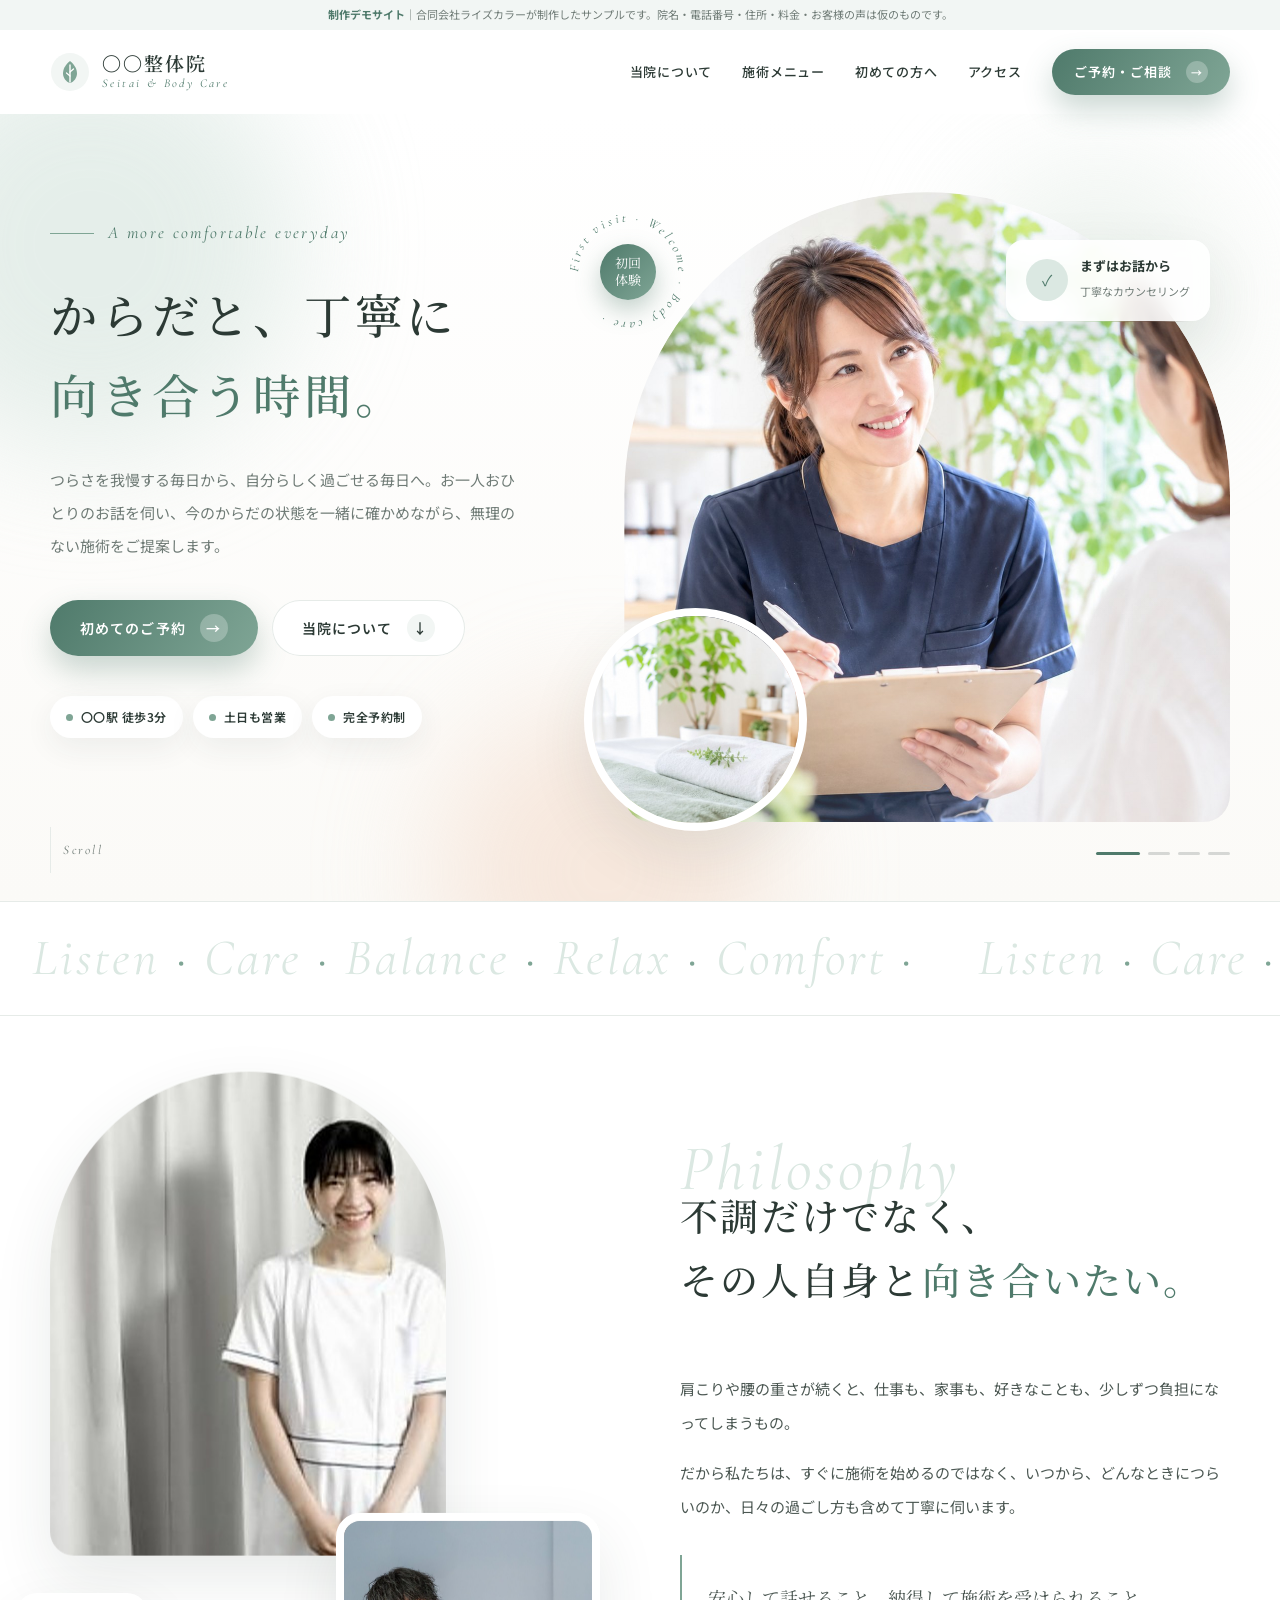
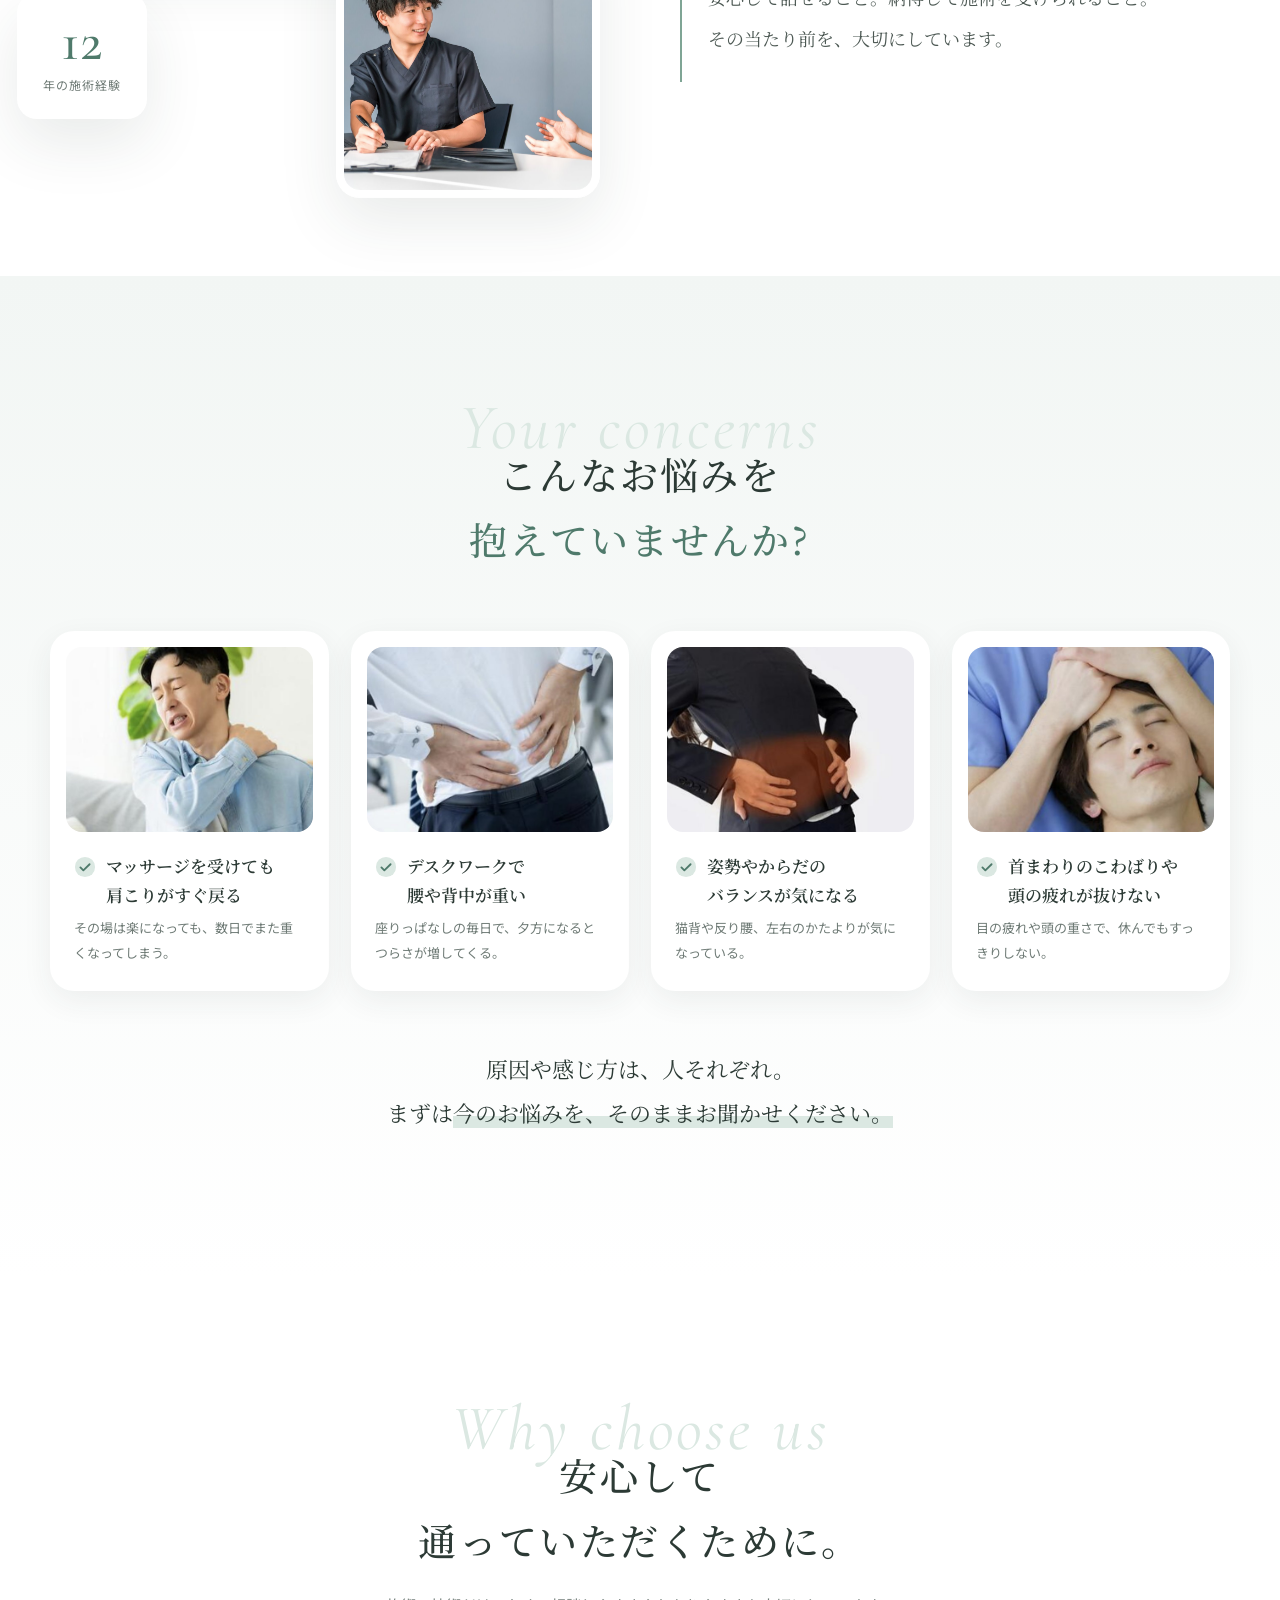
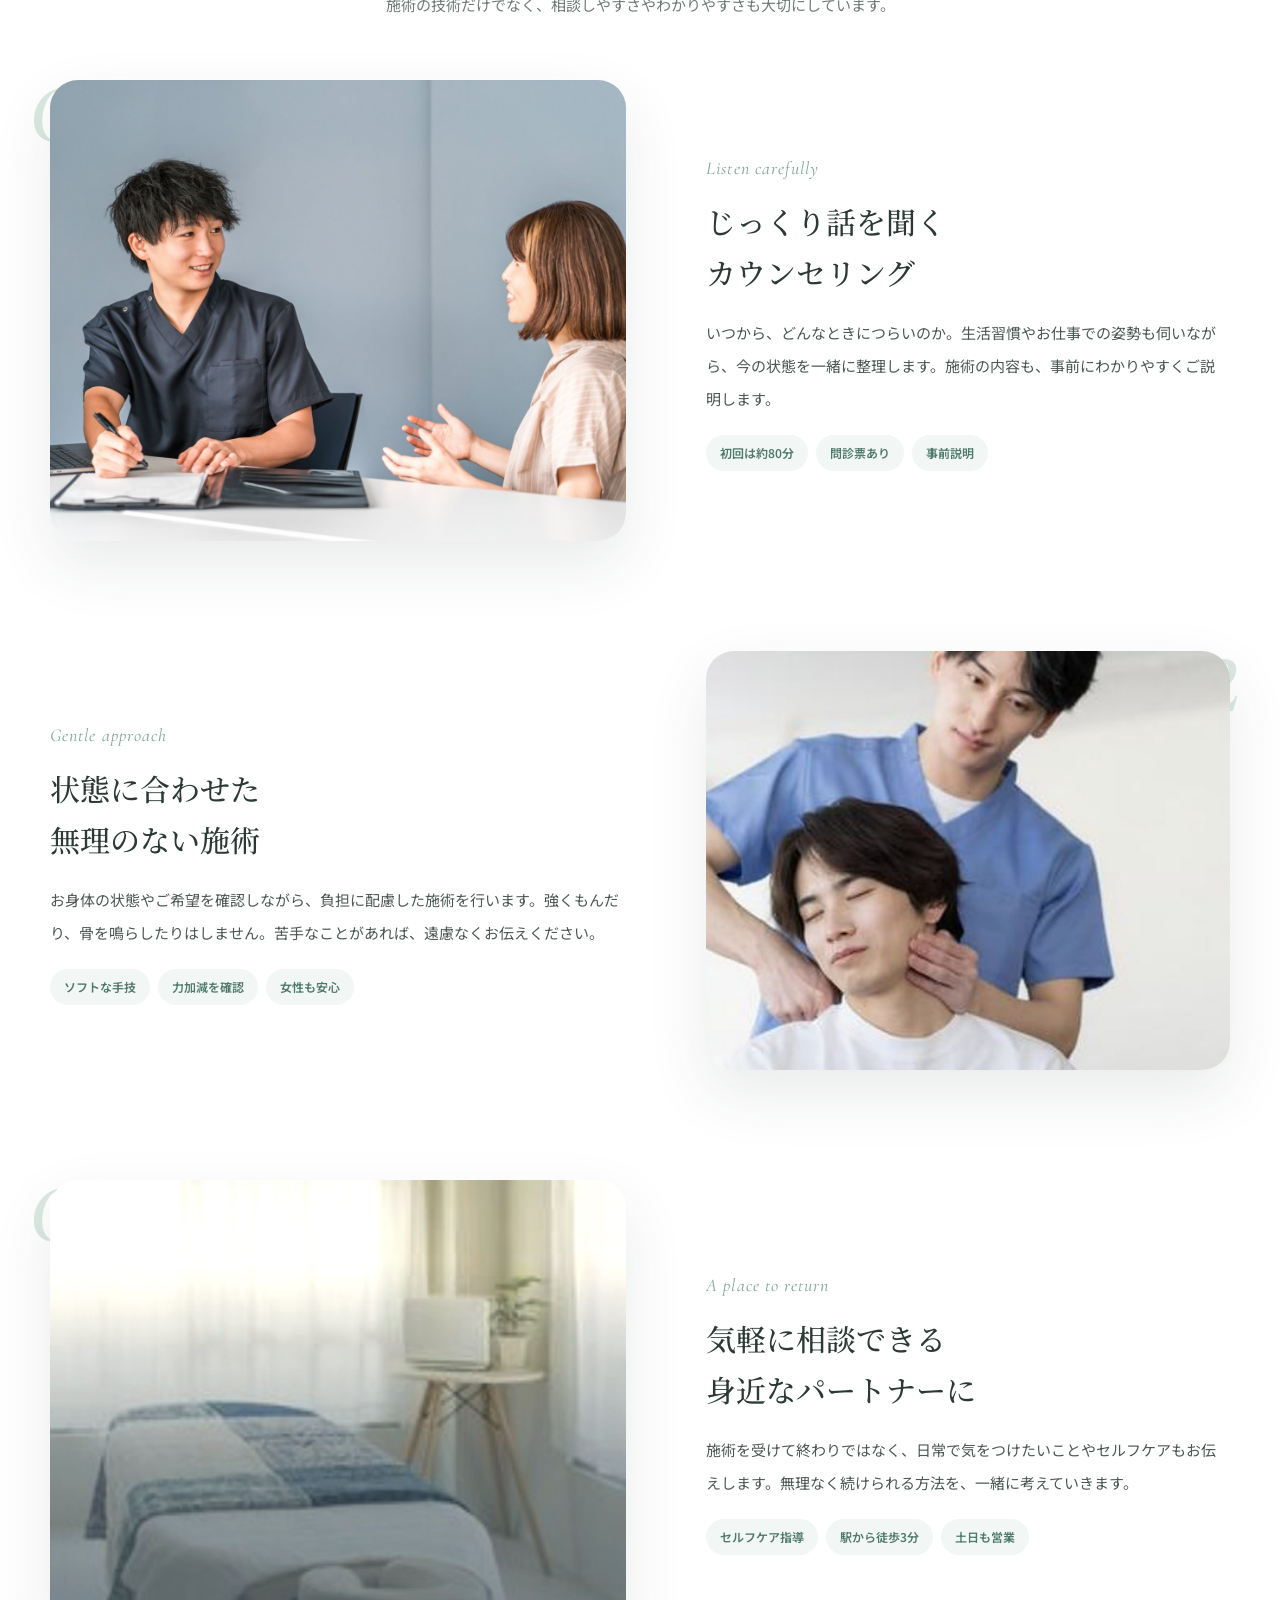
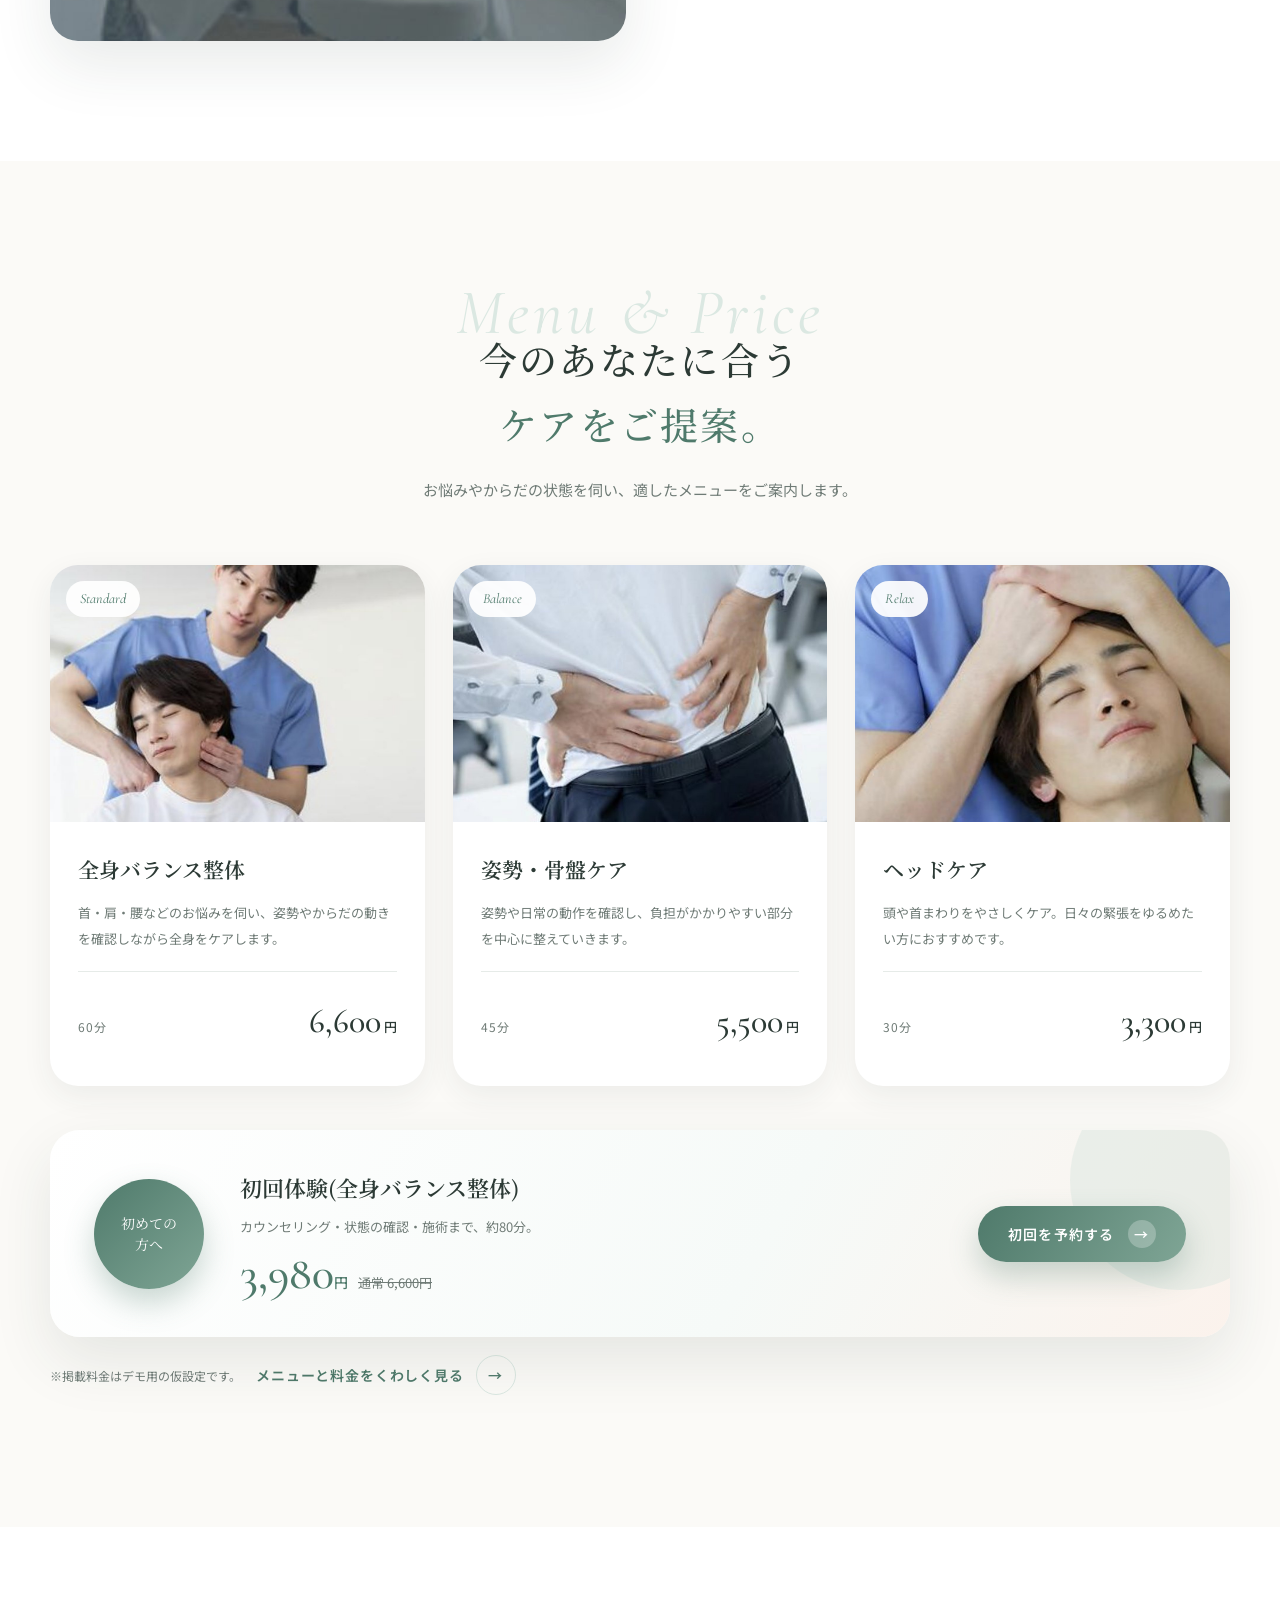
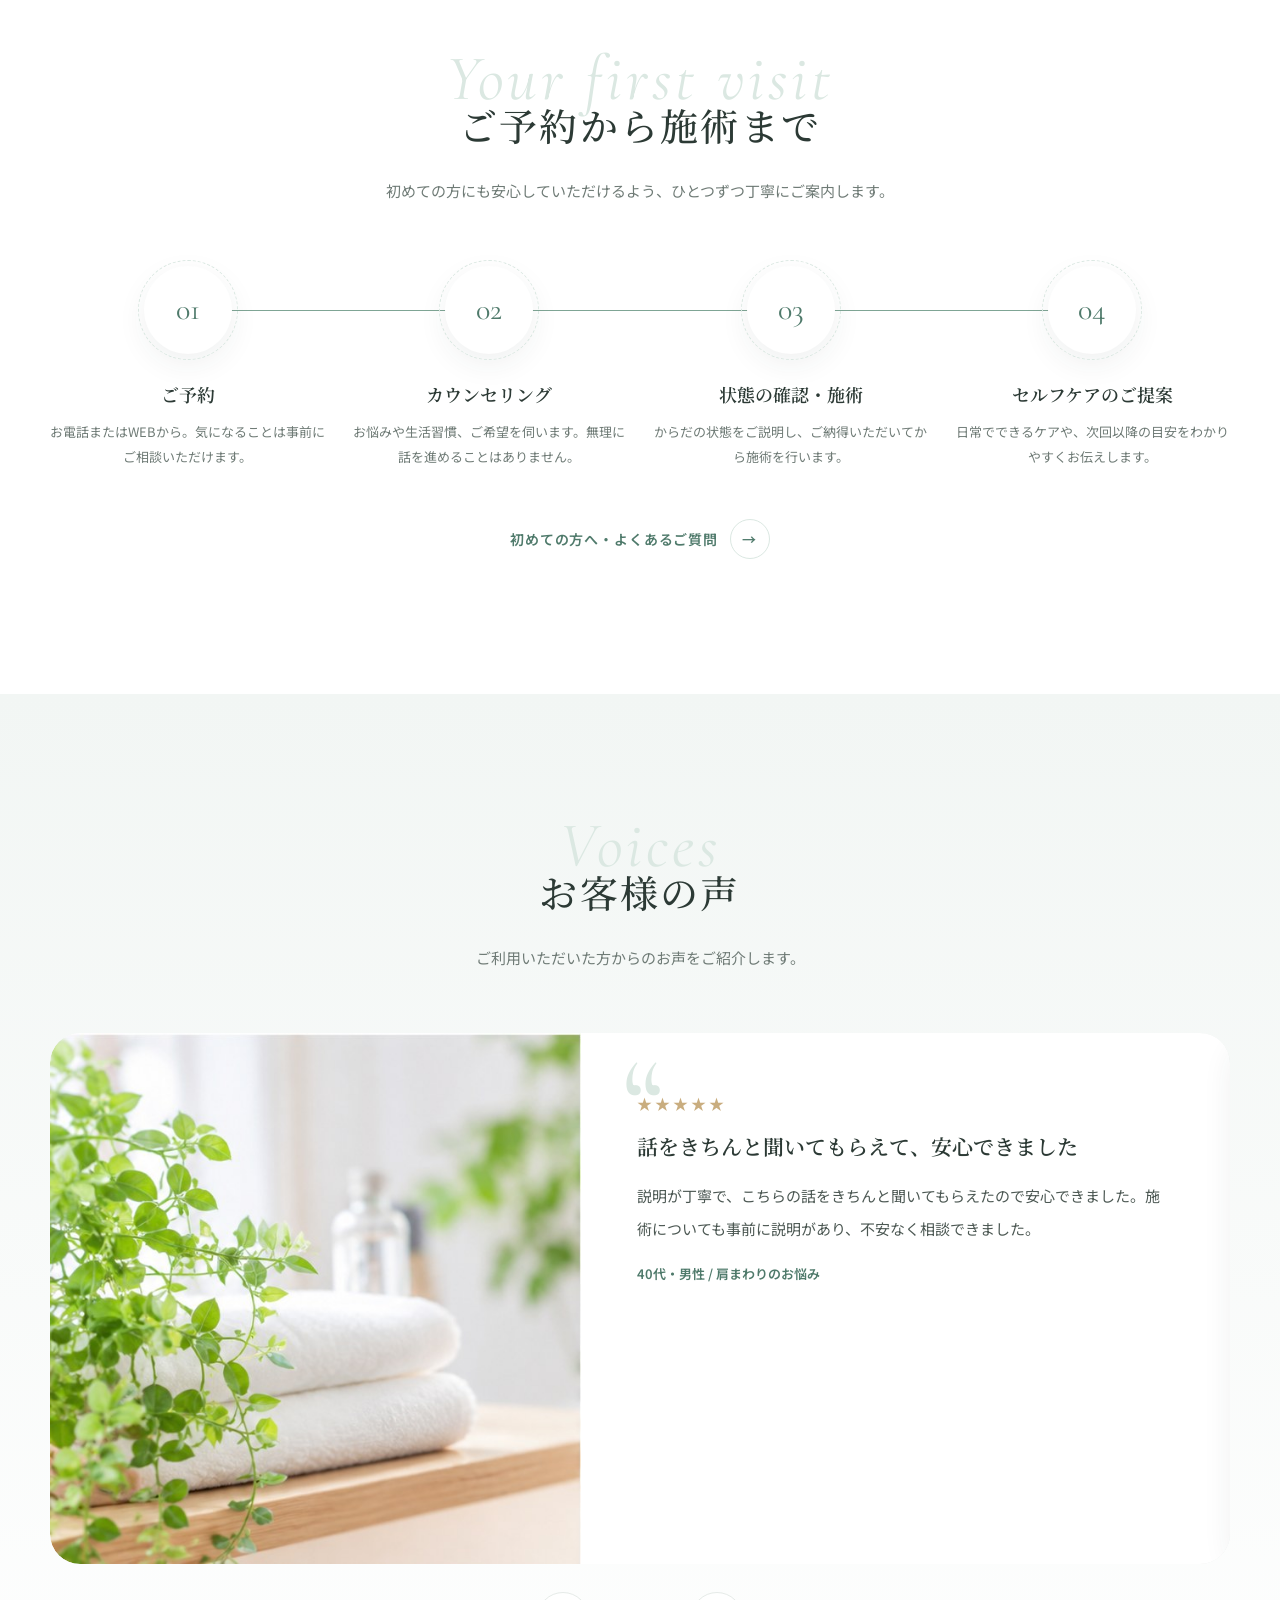
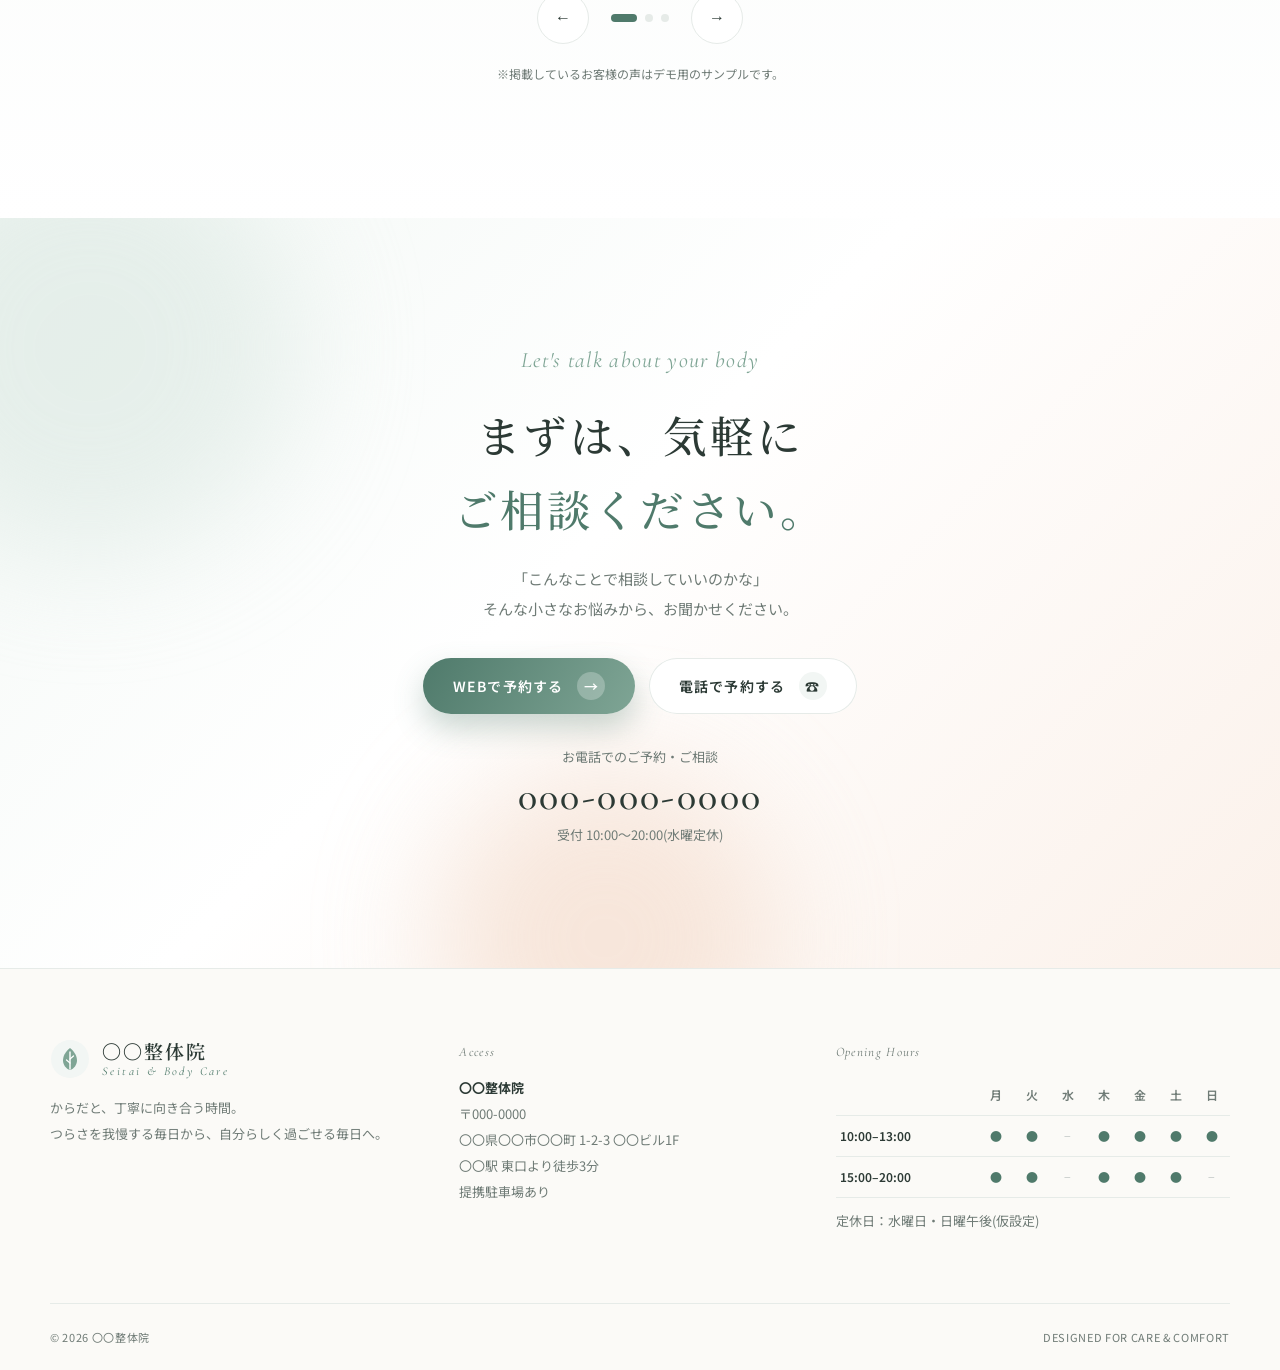
<file: index.html>
<!doctype html>
<html lang="ja">
<head>
  <meta charset="utf-8">
  <meta name="viewport" content="width=device-width, initial-scale=1">
  <meta name="description" content="〇〇整体院。肩こり・腰痛・姿勢のお悩みに。丁寧なカウンセリングと一人ひとりに合わせた施術で、健やかな毎日をサポートします。">
  <meta name="theme-color" content="#ffffff">
  <title>〇〇整体院｜からだと丁寧に向き合う整体</title>
  <link rel="preconnect" href="https://fonts.googleapis.com">
  <link rel="preconnect" href="https://fonts.gstatic.com" crossorigin>
  <link href="https://fonts.googleapis.com/css2?family=Cormorant+Garamond:ital,wght@0,500;1,400;1,500&family=Noto+Sans+JP:wght@400;500;600;700&family=Noto+Serif+JP:wght@500;600&display=swap" rel="stylesheet">
  <link rel="stylesheet" href="site.css">
  <script src="site.js" defer></script>
</head>
<body id="top">
  <div class="loader" aria-hidden="true"><div class="lmark"><svg viewBox="0 0 40 40" aria-hidden="true"><circle cx="20" cy="20" r="19" fill="#f2f6f4"/><path d="M20 9c5 4 7 8.5 7 12.5S24 30 20 31c-4-1-7-5.5-7-9.5S15 13 20 9z" fill="#7fa595"/><path d="M20 13v17" stroke="#fff" stroke-width="1.4" stroke-linecap="round"/><path d="M20 20l3.5-3M20 24l-3.5-3" stroke="#fff" stroke-width="1.2" stroke-linecap="round"/></svg><span>SEITAI &amp; BODY CARE</span></div><div class="lbar"><i></i></div></div>
  <div class="demo-bar"><b>制作デモサイト</b>｜合同会社ライズカラーが制作したサンプルです。院名・電話番号・住所・料金・お客様の声は仮のものです。</div>
  <header class="header">
    <div class="wrap header-in">
      <a class="brand" href="index.html" aria-label="〇〇整体院 トップ"><svg viewBox="0 0 40 40" aria-hidden="true"><circle cx="20" cy="20" r="19" fill="#f2f6f4"/><path d="M20 9c5 4 7 8.5 7 12.5S24 30 20 31c-4-1-7-5.5-7-9.5S15 13 20 9z" fill="#7fa595"/><path d="M20 13v17" stroke="#fff" stroke-width="1.4" stroke-linecap="round"/><path d="M20 20l3.5-3M20 24l-3.5-3" stroke="#fff" stroke-width="1.2" stroke-linecap="round"/></svg><span class="brand-t"><strong>〇〇整体院</strong><small>Seitai &amp; Body Care</small></span></a>
      <button class="menu-btn" aria-label="メニューを開く" aria-expanded="false"><span></span><span></span></button>
      <nav class="nav" aria-label="メインメニュー"><a href="about.html">当院について</a><a href="menu.html">施術メニュー</a><a href="first.html">初めての方へ</a><a href="about.html#access">アクセス</a><a class="btn btn-main btn-sm" href="contact.html">ご予約・ご相談 <i>→</i></a></nav>
    </div>
  </header>
  <main>

    <section class="hero">
      <span class="blob b1"></span><span class="blob b2"></span><span class="blob b3"></span>
      <div class="hero-copy">
        <p class="hero-kicker fade-up d1">A more comfortable everyday</p>
        <h1>からだと、丁寧に<br><em>向き合う時間。</em></h1>
        <p class="hero-lead fade-up d2">つらさを我慢する毎日から、自分らしく過ごせる毎日へ。お一人おひとりのお話を伺い、今のからだの状態を一緒に確かめながら、無理のない施術をご提案します。</p>
        <div class="hero-actions fade-up d3"><a class="btn btn-main" href="contact.html">初めてのご予約 <i>→</i></a><a class="btn btn-line" href="#concept">当院について <i>↓</i></a></div>
        <div class="hero-badges fade-up d4"><span>〇〇駅 徒歩3分</span><span>土日も営業</span><span>完全予約制</span></div>
      </div>
      <div class="hero-visual">
        <div class="arch">
          <img class="on" src="assets/01.jpg" alt="問診票を手に、お話をうかがう施術者" style="object-position:50% 30%">
          <img src="assets/02.jpg" alt="首から肩にやさしく手を添える施術の様子" style="object-position:60% 75%">
          <img src="assets/03.jpg" alt="背中に両手を添えて施術する様子" style="object-position:60% 55%">
          <img src="assets/04.jpg" alt="笑顔で施術するスタッフ" style="object-position:55% 40%">
        </div>
        <div class="mini-photo"><img src="assets/05.jpg" alt="" style="object-position:center 60%"></div>
        <div class="rotate-badge" aria-hidden="true">
          <svg viewBox="0 0 128 128"><defs><path id="circ" d="M64,64 m-50,0 a50,50 0 1,1 100,0 a50,50 0 1,1 -100,0"/></defs><text font-family="Cormorant Garamond" font-style="italic" font-size="13" letter-spacing="3.2" fill="#4f7a6b"><textPath href="#circ">First visit · Welcome · Body care · </textPath></text></svg>
          <span class="rb-center">初回<br>体験</span>
        </div>
        <div class="float-card"><span class="fc-icon">✓</span><span><b>まずはお話から</b><small>丁寧なカウンセリング</small></span></div>
        <div class="slide-dots" aria-hidden="true"><i class="on"></i><i></i><i></i><i></i></div>
      </div>
      <div class="scroll-cue"><i></i>Scroll</div>
    </section>

    <div class="marquee" aria-hidden="true"><div class="marquee-track">
      <span>Listen <b>·</b> Care <b>·</b> Balance <b>·</b> Relax <b>·</b> Comfort <b>·</b></span><span>Listen <b>·</b> Care <b>·</b> Balance <b>·</b> Relax <b>·</b> Comfort <b>·</b></span>
      <span>Listen <b>·</b> Care <b>·</b> Balance <b>·</b> Relax <b>·</b> Comfort <b>·</b></span><span>Listen <b>·</b> Care <b>·</b> Balance <b>·</b> Relax <b>·</b> Comfort <b>·</b></span>
    </div></div>

    <section class="sec" id="concept">
      <div class="wrap concept">
        <div class="concept-photos">
          <div class="p1 reveal-img parallax" data-speed=".05"><img src="assets/staff-hd.jpg" alt="スタッフ" style="object-position:center 25%"></div>
          <div class="p2 reveal-img parallax" data-speed="-.06"><img src="assets/counsel.jpg" alt="カウンセリング" style="object-position:30% 40%"></div>
          <div class="years rv"><b><span class="count" data-to="12">12</span></b><span>年の施術経験</span></div>
        </div>
        <div class="concept-copy">
          <div class="head rv"><span class="en">Philosophy</span><h2>不調だけでなく、<br>その人自身と<em>向き合いたい。</em></h2></div>
          <p class="rv" style="--i:1">肩こりや腰の重さが続くと、仕事も、家事も、好きなことも、少しずつ負担になってしまうもの。</p>
          <p class="rv" style="--i:2">だから私たちは、すぐに施術を始めるのではなく、いつから、どんなときにつらいのか、日々の過ごし方も含めて丁寧に伺います。</p>
          <p class="quote-line rv" style="--i:3">安心して話せること。納得して施術を受けられること。<br>その当たり前を、大切にしています。</p>
          <a class="text-link rv" style="--i:4" href="about.html">当院について <i>→</i></a>
        </div>
      </div>
    </section>

    <section class="sec mist">
      <div class="wrap">
        <div class="head center rv"><span class="en">Your concerns</span><h2>こんなお悩みを<br><em>抱えていませんか?</em></h2></div>
        <div class="worries"><article class="worry rv" style="--i:0"><div class="wp"><img src="assets/shoulder-hd.jpg" alt="" loading="lazy" style="object-position:center 30%"></div><h3><svg viewBox="0 0 24 24" aria-hidden="true"><circle cx="12" cy="12" r="11" fill="#dbe8e2"/><path d="M7 12.5l3.2 3.2L17 9" fill="none" stroke="#4f7a6b" stroke-width="2" stroke-linecap="round" stroke-linejoin="round"/></svg><span>マッサージを受けても<br>肩こりがすぐ戻る</span></h3><p>その場は楽になっても、数日でまた重くなってしまう。</p></article><article class="worry rv" style="--i:1"><div class="wp"><img src="assets/waist-hd.jpg" alt="" loading="lazy" style="object-position:center 40%"></div><h3><svg viewBox="0 0 24 24" aria-hidden="true"><circle cx="12" cy="12" r="11" fill="#dbe8e2"/><path d="M7 12.5l3.2 3.2L17 9" fill="none" stroke="#4f7a6b" stroke-width="2" stroke-linecap="round" stroke-linejoin="round"/></svg><span>デスクワークで<br>腰や背中が重い</span></h3><p>座りっぱなしの毎日で、夕方になるとつらさが増してくる。</p></article><article class="worry rv" style="--i:2"><div class="wp"><img src="assets/waist2-hd.jpg" alt="" loading="lazy" style="object-position:center 40%"></div><h3><svg viewBox="0 0 24 24" aria-hidden="true"><circle cx="12" cy="12" r="11" fill="#dbe8e2"/><path d="M7 12.5l3.2 3.2L17 9" fill="none" stroke="#4f7a6b" stroke-width="2" stroke-linecap="round" stroke-linejoin="round"/></svg><span>姿勢やからだの<br>バランスが気になる</span></h3><p>猫背や反り腰、左右のかたよりが気になっている。</p></article><article class="worry rv" style="--i:3"><div class="wp"><img src="assets/head-hd.jpg" alt="" loading="lazy" style="object-position:center 30%"></div><h3><svg viewBox="0 0 24 24" aria-hidden="true"><circle cx="12" cy="12" r="11" fill="#dbe8e2"/><path d="M7 12.5l3.2 3.2L17 9" fill="none" stroke="#4f7a6b" stroke-width="2" stroke-linecap="round" stroke-linejoin="round"/></svg><span>首まわりのこわばりや<br>頭の疲れが抜けない</span></h3><p>目の疲れや頭の重さで、休んでもすっきりしない。</p></article></div>
        <p class="worry-answer">原因や感じ方は、人それぞれ。<br>まずは<mark>今のお悩みを、そのままお聞かせください。</mark></p>
      </div>
    </section>

    <section class="sec">
      <div class="wrap">
        <div class="head center rv"><span class="en">Why choose us</span><h2>安心して<br>通っていただくために。</h2><p>施術の技術だけでなく、相談しやすさやわかりやすさも大切にしています。</p></div>
        <div class="reasons"><div class="reason">
          <div class="r-photo rv rv-l"><span class="r-num en">01</span><div class="reveal-img"><img src="assets/counsel.jpg" alt="" loading="lazy" style="object-position:center 35%"></div></div>
          <div class="r-copy rv" style="--i:1"><span class="en">Listen carefully</span><h3>じっくり話を聞く<br>カウンセリング</h3><p>いつから、どんなときにつらいのか。生活習慣やお仕事での姿勢も伺いながら、今の状態を一緒に整理します。施術の内容も、事前にわかりやすくご説明します。</p><div class="chips"><span>初回は約80分</span><span>問診票あり</span><span>事前説明</span></div></div>
        </div><div class="reason rev">
          <div class="r-photo rv rv-r"><span class="r-num en">02</span><div class="reveal-img"><img src="assets/treat-hd.jpg" alt="" loading="lazy" style="object-position:center 30%"></div></div>
          <div class="r-copy rv" style="--i:1"><span class="en">Gentle approach</span><h3>状態に合わせた<br>無理のない施術</h3><p>お身体の状態やご希望を確認しながら、負担に配慮した施術を行います。強くもんだり、骨を鳴らしたりはしません。苦手なことがあれば、遠慮なくお伝えください。</p><div class="chips"><span>ソフトな手技</span><span>力加減を確認</span><span>女性も安心</span></div></div>
        </div><div class="reason">
          <div class="r-photo rv rv-l"><span class="r-num en">03</span><div class="reveal-img"><img src="assets/room-b.jpg" alt="" loading="lazy" style="object-position:center 60%"></div></div>
          <div class="r-copy rv" style="--i:1"><span class="en">A place to return</span><h3>気軽に相談できる<br>身近なパートナーに</h3><p>施術を受けて終わりではなく、日常で気をつけたいことやセルフケアもお伝えします。無理なく続けられる方法を、一緒に考えていきます。</p><div class="chips"><span>セルフケア指導</span><span>駅から徒歩3分</span><span>土日も営業</span></div></div>
        </div></div>
      </div>
    </section>

    <section class="sec tint" id="menu">
      <div class="wrap">
        <div class="head center rv"><span class="en">Menu &amp; Price</span><h2>今のあなたに合う<br><em>ケアをご提案。</em></h2><p>お悩みやからだの状態を伺い、適したメニューをご案内します。</p></div>
        <div class="menus"><article class="menu rv" style="--i:0"><div class="mp"><img src="assets/treat-hd.jpg" alt="" loading="lazy" style="object-position:center 30%"><span class="mtag">Standard</span></div><div class="mb"><h3>全身バランス整体</h3><p>首・肩・腰などのお悩みを伺い、姿勢やからだの動きを確認しながら全身をケアします。</p><div class="price"><span>60分</span><b>6,600<small>円</small></b></div></div></article><article class="menu rv" style="--i:1"><div class="mp"><img src="assets/waist-hd.jpg" alt="" loading="lazy" style="object-position:center 45%"><span class="mtag">Balance</span></div><div class="mb"><h3>姿勢・骨盤ケア</h3><p>姿勢や日常の動作を確認し、負担がかかりやすい部分を中心に整えていきます。</p><div class="price"><span>45分</span><b>5,500<small>円</small></b></div></div></article><article class="menu rv" style="--i:2"><div class="mp"><img src="assets/head-hd.jpg" alt="" loading="lazy" style="object-position:center 30%"><span class="mtag">Relax</span></div><div class="mb"><h3>ヘッドケア</h3><p>頭や首まわりをやさしくケア。日々の緊張をゆるめたい方におすすめです。</p><div class="price"><span>30分</span><b>3,300<small>円</small></b></div></div></article></div>
        <div class="first-offer rv">
          <div class="fo-label">初めての<br>方へ</div>
          <div><h3>初回体験(全身バランス整体)</h3><p>カウンセリング・状態の確認・施術まで、約80分。</p><div class="fo-price"><b>3,980<small>円</small></b><del>通常 6,600円</del></div></div>
          <a class="btn btn-main" href="contact.html">初回を予約する <i>→</i></a>
        </div>
        <p class="note">※掲載料金はデモ用の仮設定です。 <a class="text-link" href="menu.html" style="margin-left:12px">メニューと料金をくわしく見る <i>→</i></a></p>
      </div>
    </section>

    <section class="sec" id="flow">
      <div class="wrap">
        <div class="head center rv"><span class="en">Your first visit</span><h2>ご予約から施術まで</h2><p>初めての方にも安心していただけるよう、ひとつずつ丁寧にご案内します。</p></div>
        <div class="steps"><div class="step rv" style="--i:0"><div class="sn">01</div><h3>ご予約</h3><p>お電話またはWEBから。気になることは事前にご相談いただけます。</p></div><div class="step rv" style="--i:1"><div class="sn">02</div><h3>カウンセリング</h3><p>お悩みや生活習慣、ご希望を伺います。無理に話を進めることはありません。</p></div><div class="step rv" style="--i:2"><div class="sn">03</div><h3>状態の確認・施術</h3><p>からだの状態をご説明し、ご納得いただいてから施術を行います。</p></div><div class="step rv" style="--i:3"><div class="sn">04</div><h3>セルフケアのご提案</h3><p>日常でできるケアや、次回以降の目安をわかりやすくお伝えします。</p></div></div>
        <p style="text-align:center;margin-top:50px"><a class="text-link" href="first.html">初めての方へ・よくあるご質問 <i>→</i></a></p>
      </div>
    </section>

    <section class="sec mist">
      <div class="wrap">
        <div class="head center rv"><span class="en">Voices</span><h2>お客様の声</h2><p>ご利用いただいた方からのお声をご紹介します。</p></div>
        <div class="voices rv">
          <div class="voice-viewport"><div class="voice-track"><article class="voice"><div class="vp"><img src="assets/18.jpg" alt="" loading="lazy" style="object-position:center 50%"></div><div class="vb"><div class="stars">★★★★★</div><h3>話をきちんと聞いてもらえて、安心できました</h3><p>説明が丁寧で、こちらの話をきちんと聞いてもらえたので安心できました。施術についても事前に説明があり、不安なく相談できました。</p><div class="who">40代・男性 / 肩まわりのお悩み</div></div></article><article class="voice"><div class="vp"><img src="assets/treat-hd.jpg" alt="" loading="lazy" style="object-position:center 30%"></div><div class="vb"><div class="stars">★★★★★</div><h3>強い施術が苦手でも、大丈夫でした</h3><p>強い施術が苦手なのですが、状態を確認しながら進めてもらえました。家でできるケアも教えてもらえて、続けやすかったです。</p><div class="who">30代・女性 / 腰まわりのお悩み</div></div></article><article class="voice"><div class="vp"><img src="assets/20.jpg" alt="" loading="lazy" style="object-position:center 60%"></div><div class="vb"><div class="stars">★★★★★</div><h3>仕事帰りに寄れるのがうれしいです</h3><p>駅から近くて、夜20時まで開いているので仕事帰りに通えています。毎回、前回からの変化を一緒に確認してくれるのも心強いです。</p><div class="who">50代・女性 / 首・肩のお悩み</div></div></article></div></div>
          <div class="voice-ctrl"><button class="voice-prev" aria-label="前の声">←</button><span class="voice-dots"><i></i><i></i><i></i></span><button class="voice-next" aria-label="次の声">→</button></div>
        </div>
        <p class="note" style="text-align:center">※掲載しているお客様の声はデモ用のサンプルです。</p>
      </div>
    </section>

    <section class="cta">
      <span class="blob b1"></span><span class="blob b2"></span>
      <div class="wrap">
        <span class="en rv" style="font-size:22px;color:var(--sage)">Let's talk about your body</span>
        <h2 class="rv" style="--i:1">まずは、気軽に<br><em>ご相談ください。</em></h2>
        <p class="rv" style="--i:2">「こんなことで相談していいのかな」<br>そんな小さなお悩みから、お聞かせください。</p>
        <div class="cta-acts rv" style="--i:3"><a class="btn btn-main" href="contact.html">WEBで予約する <i>→</i></a><a class="btn btn-line" href="tel:0000000000">電話で予約する <i>☎</i></a></div>
        <div class="cta-tel rv" style="--i:4">お電話でのご予約・ご相談<b>000-000-0000</b>受付 10:00〜20:00(水曜定休)</div>
      </div>
    </section>
  </main>
  <footer class="footer">
    <div class="wrap footer-in">
      <div><a class="brand" href="index.html"><svg viewBox="0 0 40 40" aria-hidden="true"><circle cx="20" cy="20" r="19" fill="#f2f6f4"/><path d="M20 9c5 4 7 8.5 7 12.5S24 30 20 31c-4-1-7-5.5-7-9.5S15 13 20 9z" fill="#7fa595"/><path d="M20 13v17" stroke="#fff" stroke-width="1.4" stroke-linecap="round"/><path d="M20 20l3.5-3M20 24l-3.5-3" stroke="#fff" stroke-width="1.2" stroke-linecap="round"/></svg><span class="brand-t"><strong>〇〇整体院</strong><small>Seitai &amp; Body Care</small></span></a><p style="margin-top:16px">からだと、丁寧に向き合う時間。<br>つらさを我慢する毎日から、自分らしく過ごせる毎日へ。</p></div>
      <div><p class="f-label">Access</p><p><b style="color:var(--ink)">〇〇整体院</b><br>〒000-0000<br>〇〇県〇〇市〇〇町 1-2-3 〇〇ビル1F<br>〇〇駅 東口より徒歩3分<br>提携駐車場あり</p></div>
      <div><p class="f-label">Opening Hours</p><table class="hours"><thead><tr><th></th><th>月</th><th>火</th><th>水</th><th>木</th><th>金</th><th>土</th><th>日</th></tr></thead><tbody><tr><th>10:00–13:00</th><td class="o">●</td><td class="o">●</td><td class="x">−</td><td class="o">●</td><td class="o">●</td><td class="o">●</td><td class="o">●</td></tr><tr><th>15:00–20:00</th><td class="o">●</td><td class="o">●</td><td class="x">−</td><td class="o">●</td><td class="o">●</td><td class="o">●</td><td class="x">−</td></tr></tbody></table><p style="margin-top:10px">定休日：水曜日・日曜午後(仮設定)</p></div>
    </div>
    <div class="wrap footer-bottom"><span>© <span id="year">2026</span> 〇〇整体院</span><span>DESIGNED FOR CARE &amp; COMFORT</span></div>
  </footer>
  <a class="to-top" href="#top" aria-label="ページの先頭へ">↑</a>
  <div class="sp-cta"><a href="tel:0000000000"><small>お電話で相談</small>000-000-0000</a><a href="contact.html"><small>24時間受付</small>WEB予約 →</a></div>
</body>
</html>
</file>
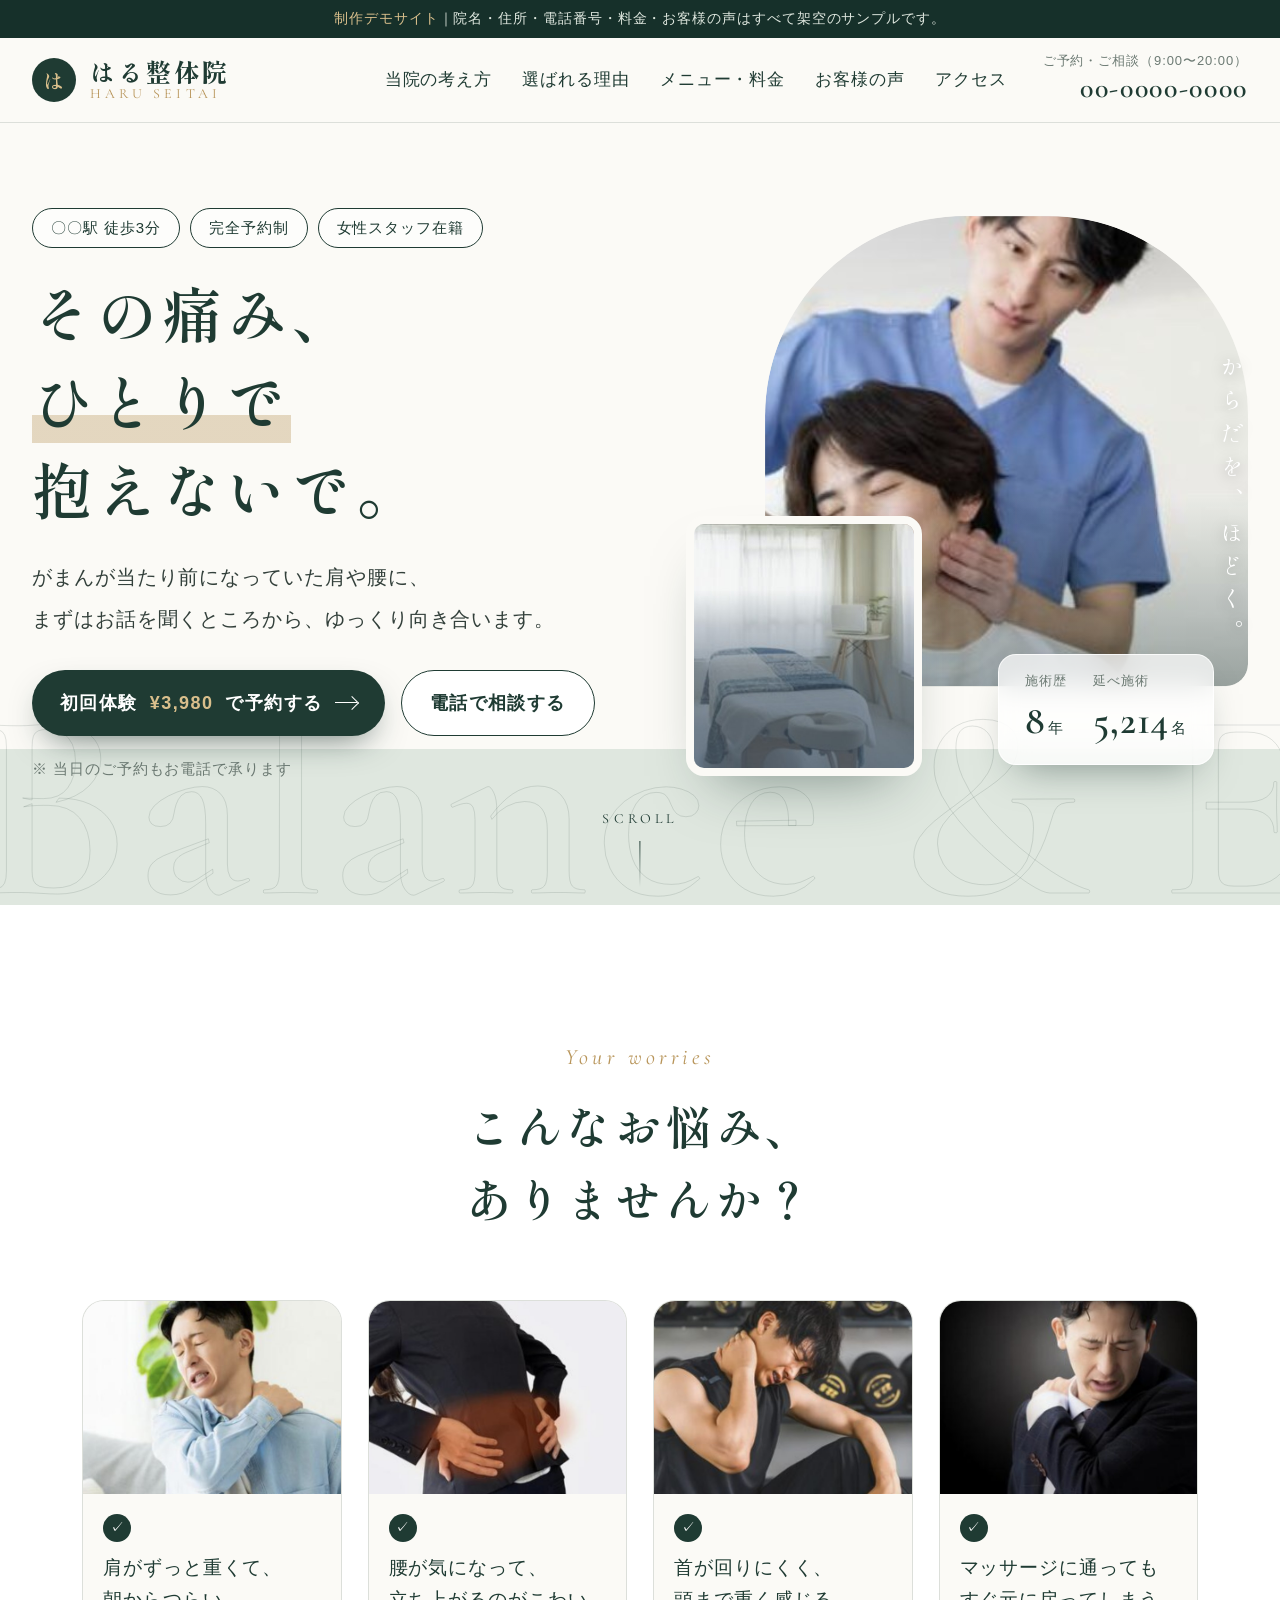
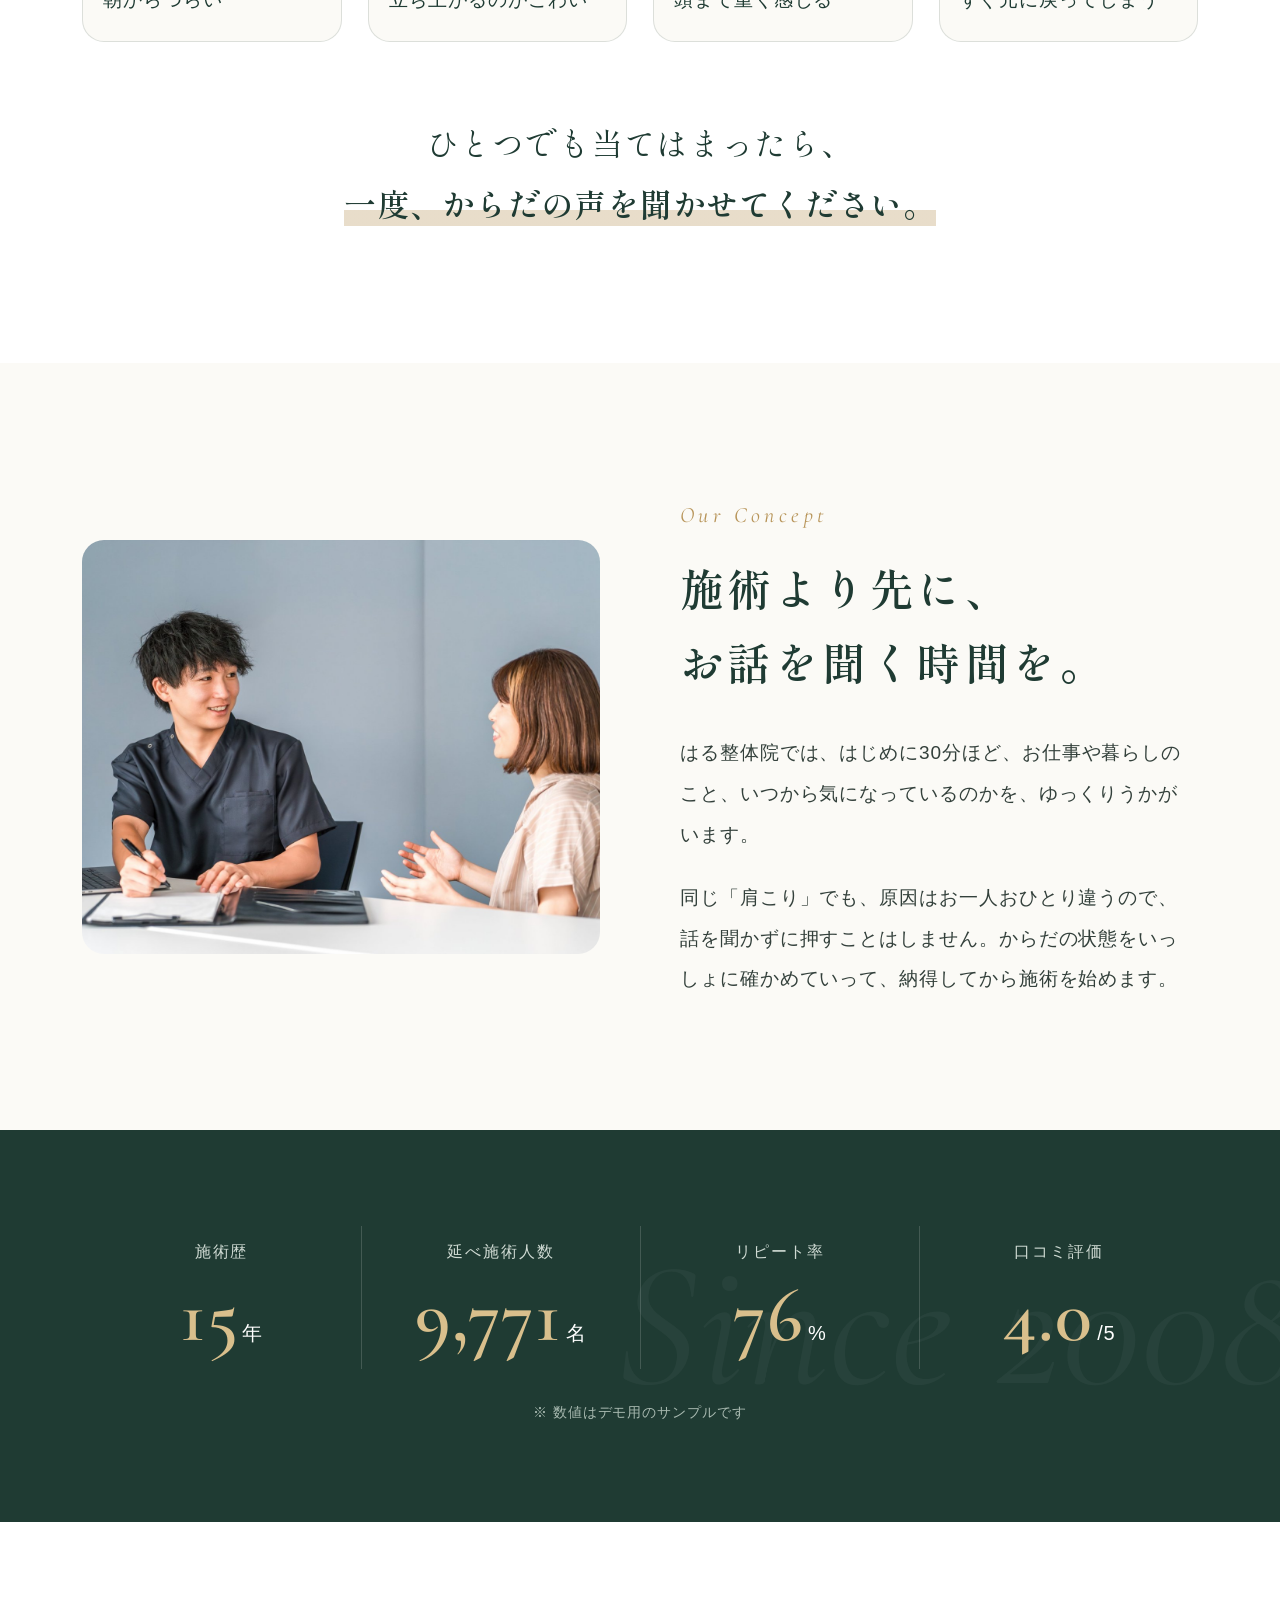
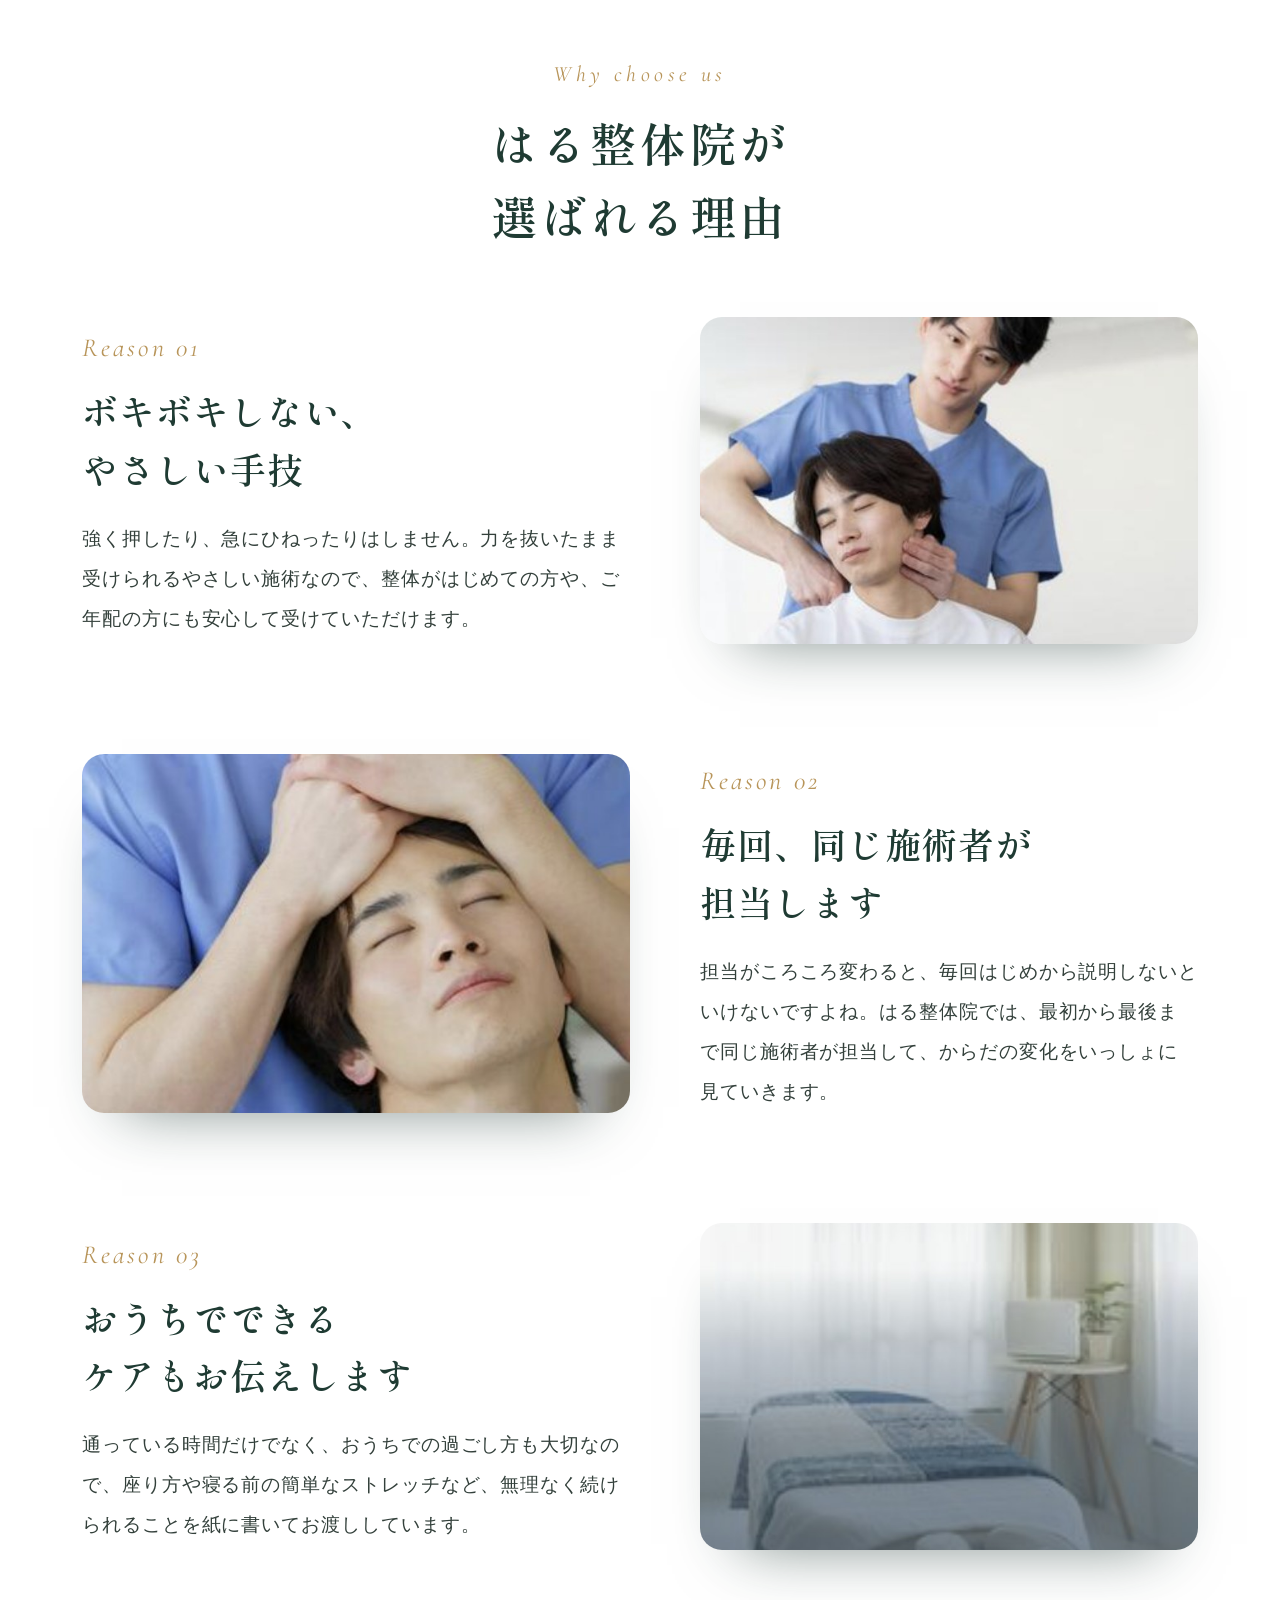
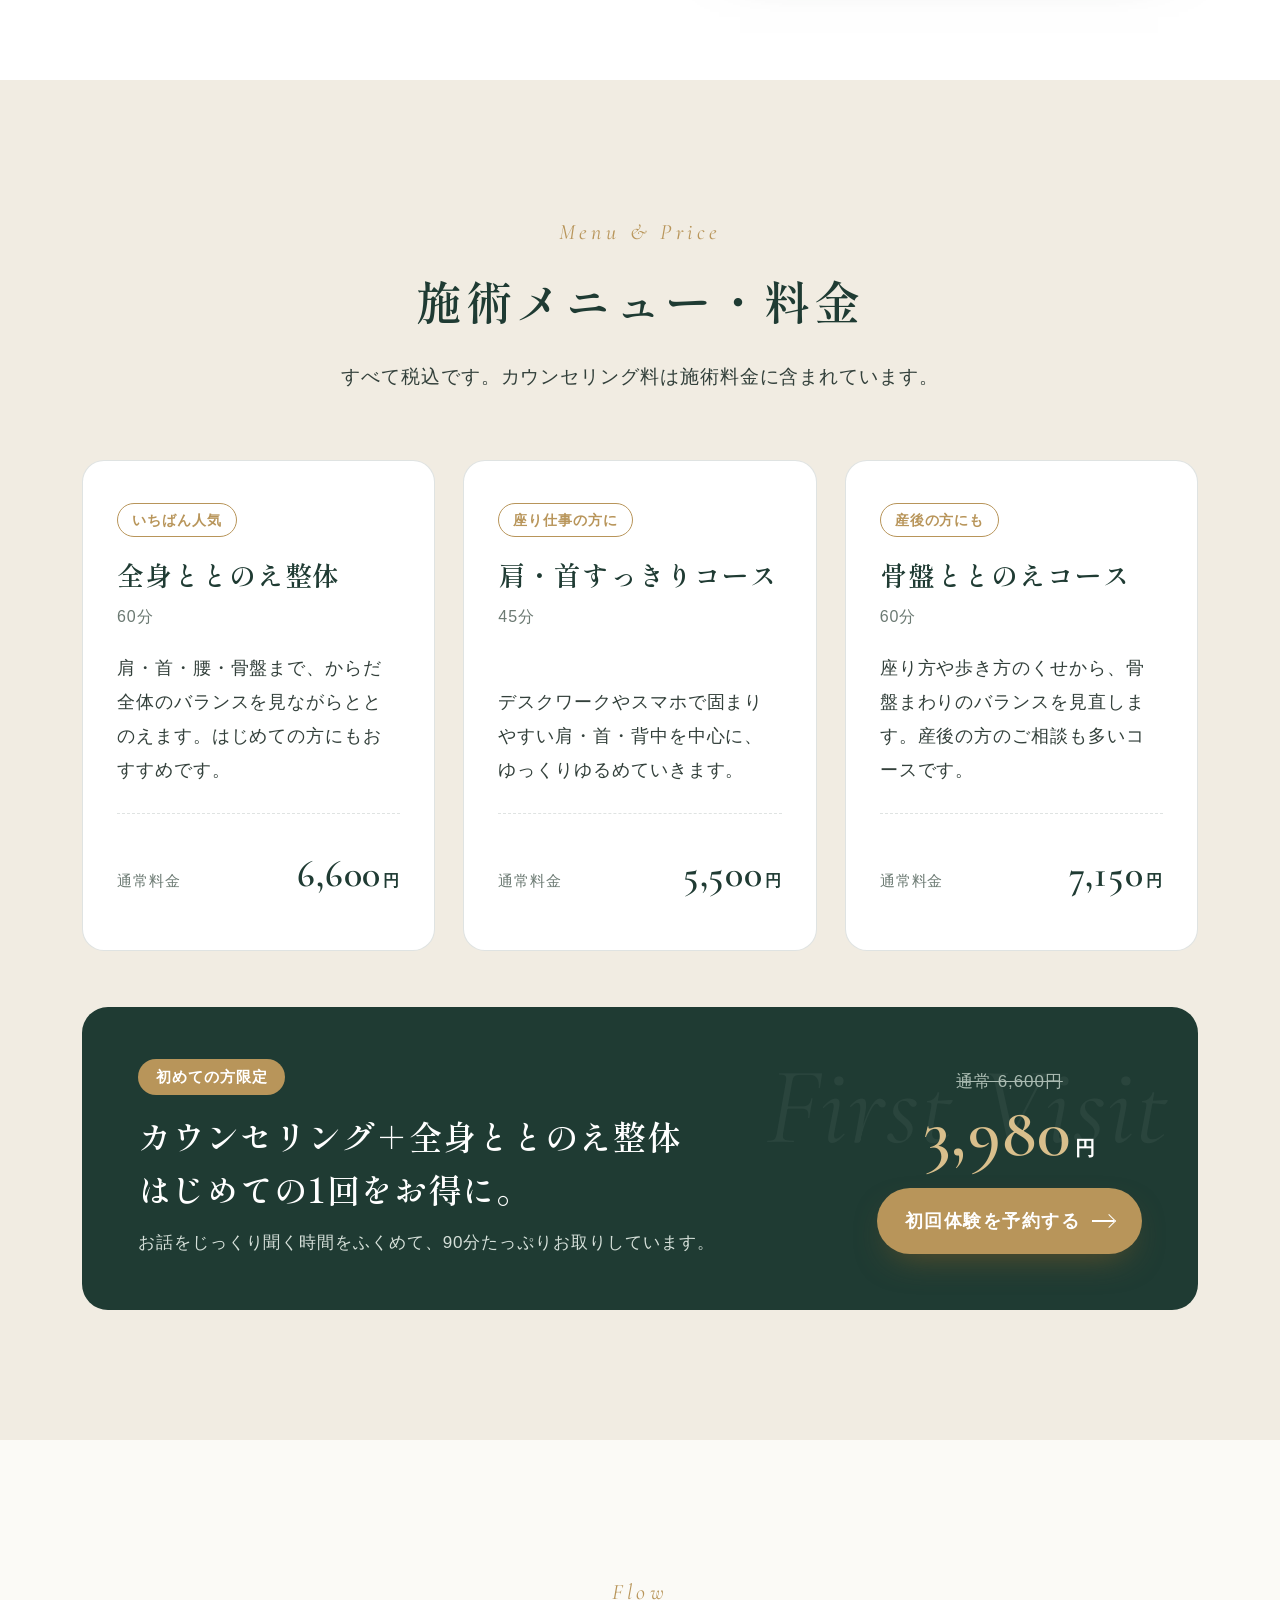
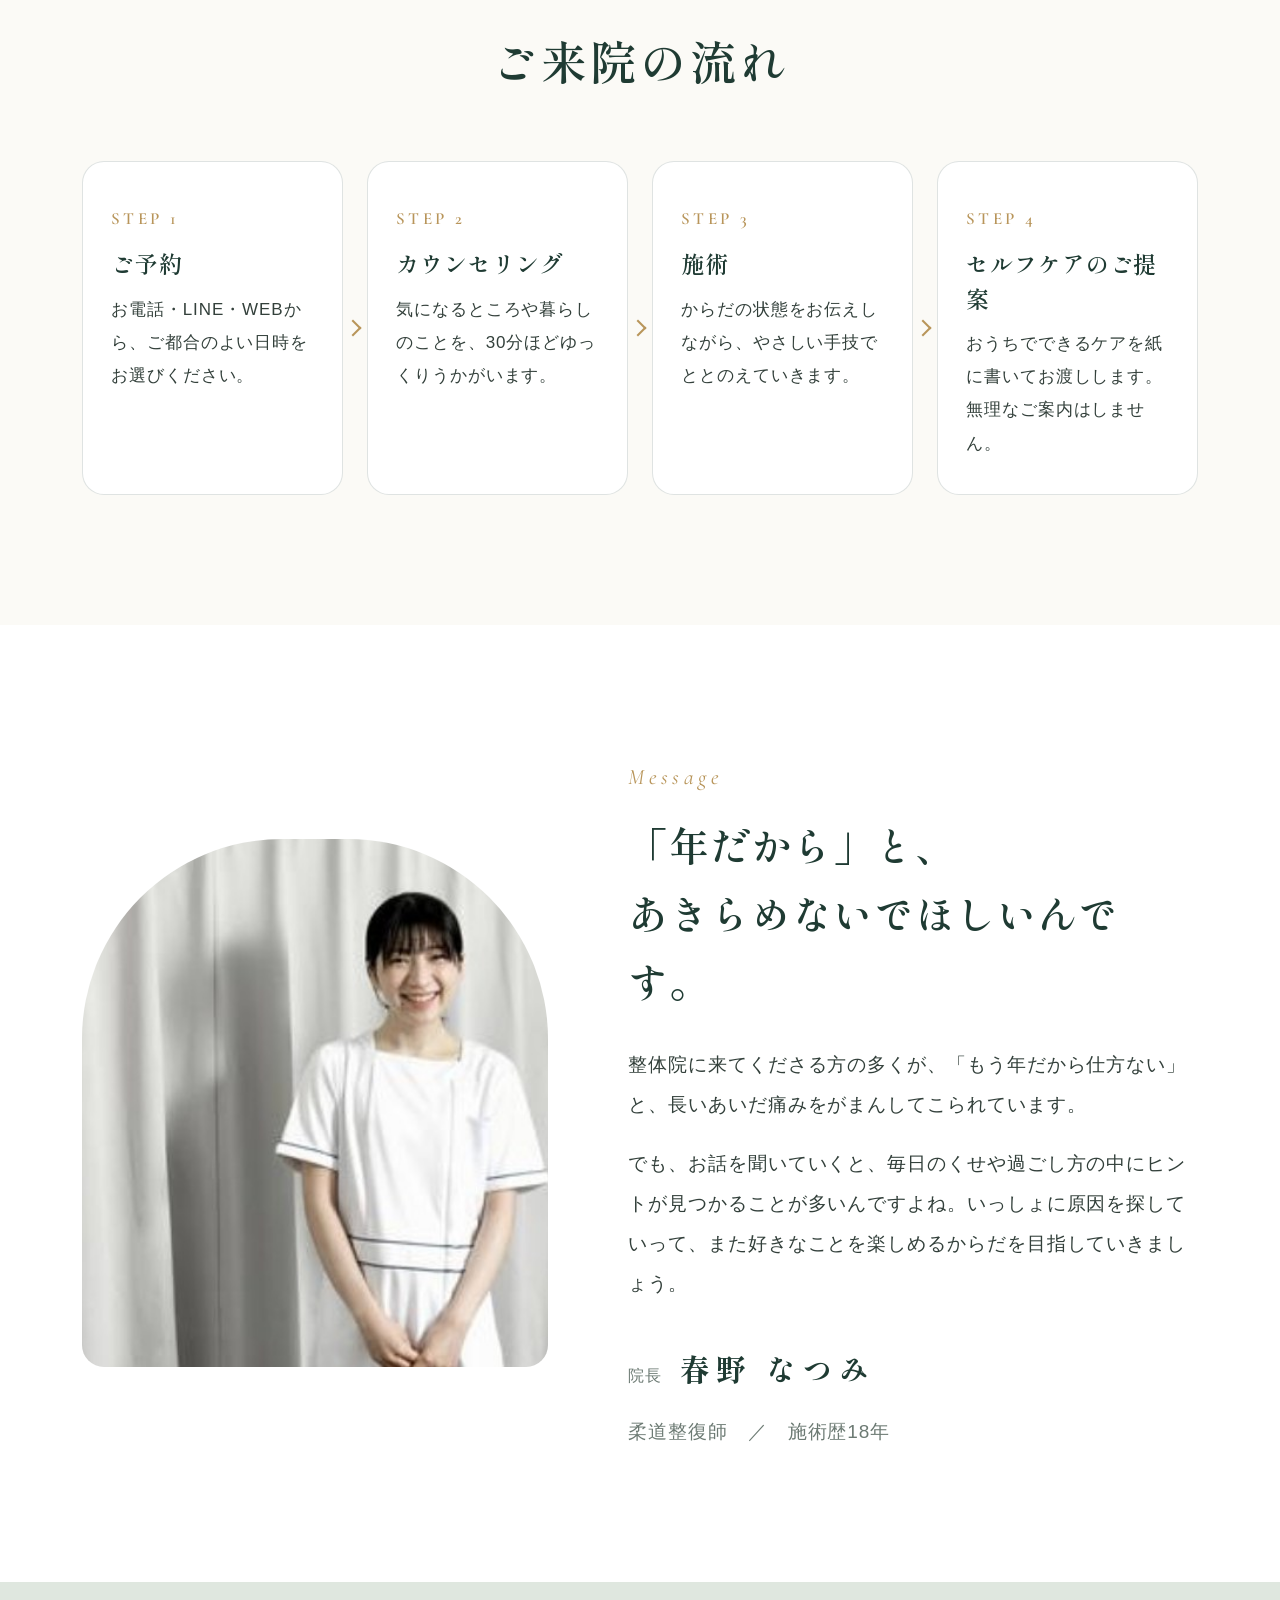
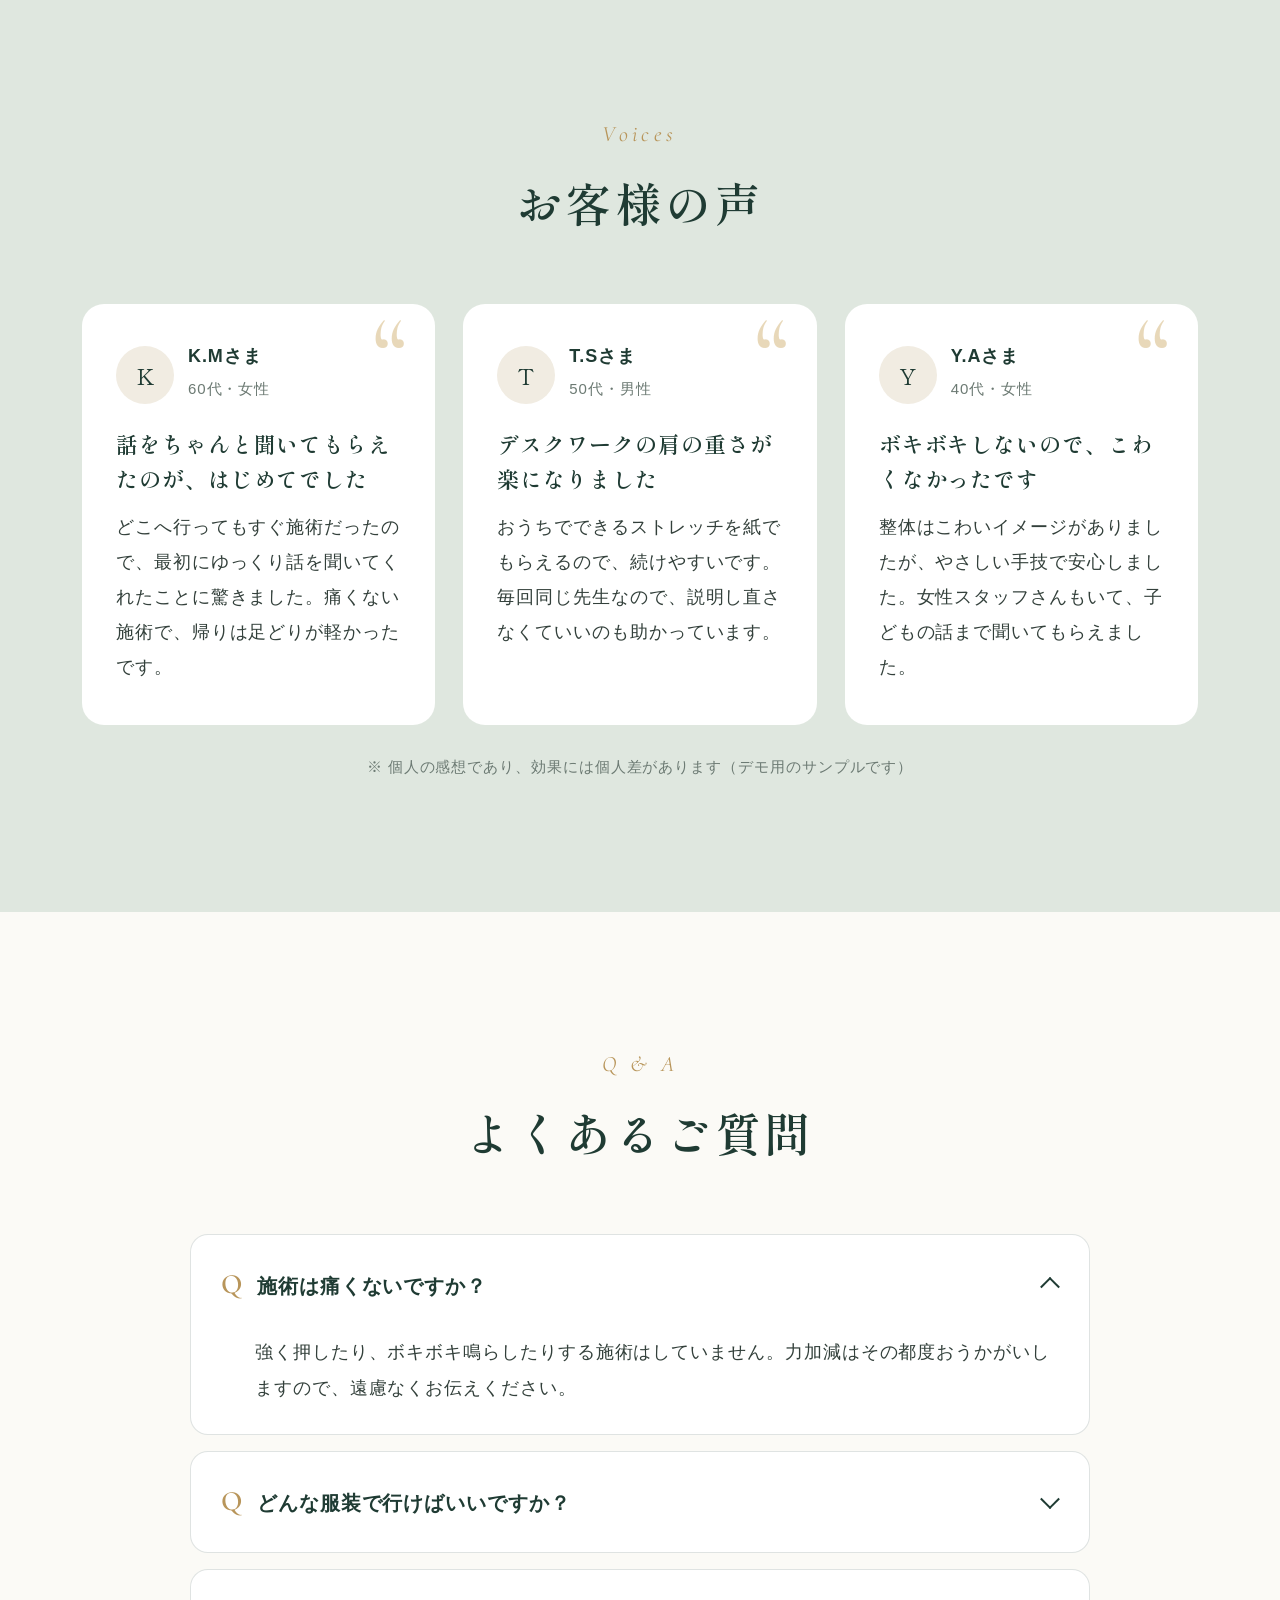
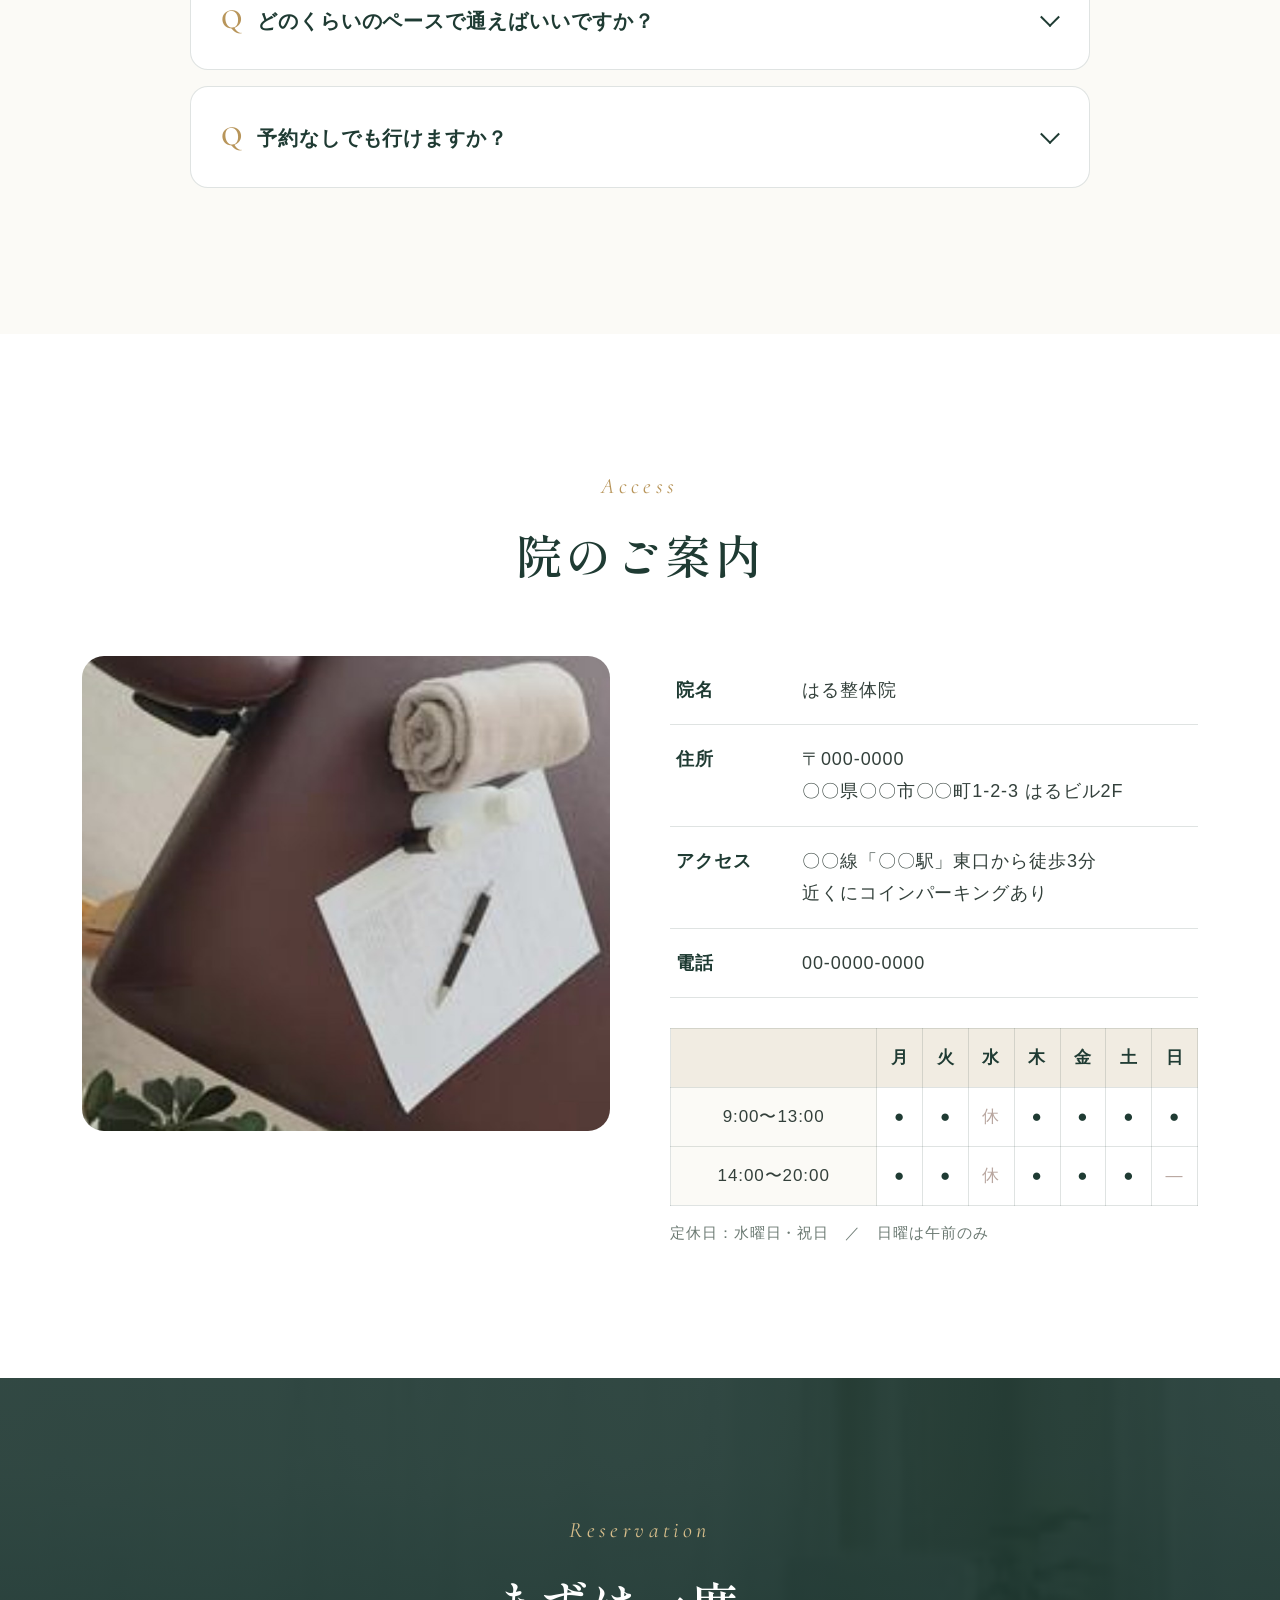
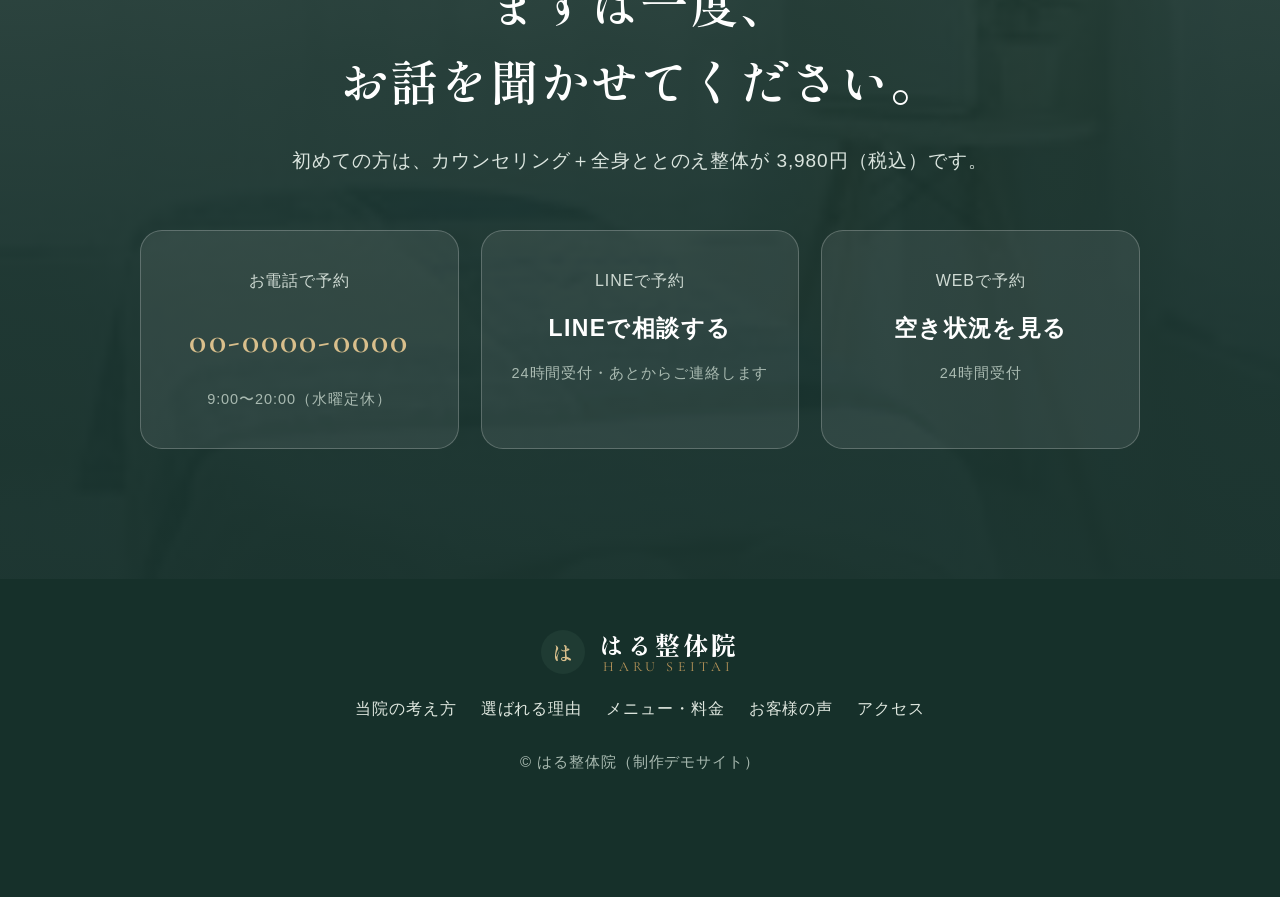
<file: haru/index.html>
<!doctype html>
<html lang="ja">
<head>
<meta charset="utf-8">
<meta name="viewport" content="width=device-width, initial-scale=1">
<meta name="theme-color" content="#1f3b33">
<meta name="description" content="はる整体院は、話を聞くところから始める完全予約制の整体院です。肩こり・腰の重さ・姿勢のお悩みに、一人ひとり丁寧に向き合います。">
<title>はる整体院｜話を聞くところから始める整体</title>
<link rel="preconnect" href="https://fonts.googleapis.com">
<link rel="preconnect" href="https://fonts.gstatic.com" crossorigin>
<link href="https://fonts.googleapis.com/css2?family=Cormorant+Garamond:ital,wght@0,500;0,600;1,500&family=Shippori+Mincho:wght@500;600;700&family=Zen+Kaku+Gothic+New:wght@400;500;700&display=swap" rel="stylesheet">
<style>
:root{
  --paper:#fbfaf6;--white:#ffffff;--sand:#f1ece2;--sage:#dfe7df;
  --ink:#1f3b33;--deep:#16302a;--text:#33403b;--muted:#6c7a73;
  --gold:#b8955a;--gold-l:#d9bf8c;--line:rgba(31,59,51,.14);
  --serif:"Shippori Mincho","Hiragino Mincho ProN","Yu Mincho","Noto Serif JP",serif;
  --en:"Cormorant Garamond",serif;
  --sans:"Zen Kaku Gothic New","Hiragino Sans","Noto Sans JP",sans-serif;
  --slow:cubic-bezier(.22,.61,.36,1);
}
*{box-sizing:border-box;margin:0;padding:0}
html{scroll-behavior:smooth}
body{background:var(--paper);color:var(--text);font-family:var(--sans);font-size:18.5px;line-height:2;letter-spacing:.05em;overflow-x:hidden}
img{display:block;max-width:100%}a{color:inherit;text-decoration:none}ul,ol{list-style:none}

/* ---------- demo notice ---------- */
.demo-bar{position:relative;z-index:60;background:var(--deep);color:#dfe7df;font-size:14px;text-align:center;padding:7px 16px;line-height:1.7}
.demo-bar b{color:var(--gold-l);font-weight:500}

/* ---------- header ---------- */
.header{position:sticky;top:0;z-index:50;background:rgba(251,250,246,.92);backdrop-filter:blur(10px);-webkit-backdrop-filter:blur(10px);border-bottom:1px solid var(--line)}
.header-in{max-width:1280px;margin:0 auto;padding:0 32px;height:84px;display:flex;align-items:center;gap:36px}
.brand{display:flex;align-items:center;gap:14px}
.brand-mark{width:44px;height:44px;border-radius:50%;background:var(--ink);display:grid;place-items:center;color:var(--gold-l);font-family:var(--serif);font-size:21px;font-weight:600}
.brand strong{display:block;font-family:var(--serif);font-size:25px;color:var(--ink);letter-spacing:.12em;line-height:1.2}
.brand small{display:block;font-family:var(--en);font-size:14px;letter-spacing:.3em;color:var(--gold);line-height:1.2}
.nav{display:flex;gap:30px;margin-left:auto;font-size:16.5px;font-weight:500;color:var(--ink)}
.nav a{position:relative;padding:6px 0}
.nav a:after{content:"";position:absolute;left:0;bottom:0;width:100%;height:1px;background:var(--gold);transform:scaleX(0);transform-origin:right;transition:transform .8s var(--slow)}
.nav a:hover:after{transform:scaleX(1);transform-origin:left}
.head-tel{display:flex;flex-direction:column;align-items:flex-end;line-height:1.3}
.head-tel small{font-size:13px;color:var(--muted)}
.head-tel strong{font-family:var(--en);font-size:28px;color:var(--ink);letter-spacing:.06em;font-weight:600}

/* ---------- buttons (shine) ---------- */
.btn{position:relative;overflow:hidden;display:inline-flex;align-items:center;justify-content:center;gap:12px;min-height:66px;padding:0 28px;border-radius:999px;font-size:18px;font-weight:700;letter-spacing:.08em;transition:transform .6s var(--slow),box-shadow .6s var(--slow)}
.btn:hover{transform:translateY(-3px)}
.btn-main{background:var(--ink);color:#fff;box-shadow:0 14px 34px -14px rgba(22,48,42,.7)}
.btn-main em{font-style:normal;color:var(--gold-l)}
.btn-line{background:#fff;color:var(--ink);border:1.5px solid var(--ink)}
.btn-gold{background:var(--gold);color:#fff;box-shadow:0 14px 34px -14px rgba(120,90,40,.8)}
.shine:before{content:"";position:absolute;top:-20%;left:-60%;width:40%;height:140%;background:linear-gradient(100deg,transparent,rgba(255,255,255,.55),transparent);transform:skewX(-22deg);animation:shine 5.5s ease-in-out infinite}
@keyframes shine{0%,62%{left:-60%}100%{left:140%}}
.arrow{display:inline-block;width:22px;height:1.5px;background:currentColor;position:relative}
.arrow:after{content:"";position:absolute;right:0;top:-4px;width:9px;height:9px;border-top:1.5px solid currentColor;border-right:1.5px solid currentColor;transform:rotate(45deg)}

/* ---------- hero ---------- */
.hero{position:relative;overflow:hidden;min-height:calc(100vh - 118px);min-height:calc(100svh - 118px);display:flex;align-items:center;background:linear-gradient(180deg,var(--paper) 0%,var(--paper) 80%,var(--sage) 80%,var(--sage) 100%)}
.hero-bg-word{position:absolute;left:-2vw;bottom:-3vw;font-family:var(--en);font-weight:600;font-size:21vw;line-height:1;color:transparent;-webkit-text-stroke:1px rgba(31,59,51,.13);white-space:nowrap;letter-spacing:.02em;pointer-events:none;animation:drift 60s linear infinite alternate}
@keyframes drift{from{transform:translateX(0)}to{transform:translateX(-12vw)}}
.hero-in{position:relative;z-index:2;width:100%;max-width:1280px;margin:0 auto;padding:40px 32px 76px;display:grid;grid-template-columns:1.08fr 1fr;gap:48px;align-items:center}
.hero-tags{display:flex;flex-wrap:wrap;gap:10px;margin-bottom:22px}
.hero-tags span{border:1px solid var(--ink);color:var(--ink);border-radius:999px;padding:4px 18px;font-size:15px;font-weight:500;background:rgba(255,255,255,.6)}
.hero h1{font-family:var(--serif);font-weight:600;color:var(--ink);font-size:clamp(42px,4.7vw,70px);line-height:1.4;letter-spacing:.08em}
.hero h1 .ln{display:block;overflow:hidden;padding-bottom:.06em}
.hero h1 .ln>span{display:inline-block;transform:translateY(105%);transition:transform 1.8s var(--slow)}
.hero h1 .mark{background:linear-gradient(transparent 68%,rgba(184,149,90,.35) 68%)}
.is-ready .hero h1 .ln>span{transform:none}
.is-ready .hero h1 .ln:nth-child(2)>span{transition-delay:.45s}
.is-ready .hero h1 .ln:nth-child(3)>span{transition-delay:.9s}
.hero-lead{margin-top:22px;font-size:20px;line-height:2.1;color:var(--text);max-width:34em}
.hero-cta{margin-top:30px;display:flex;flex-wrap:wrap;gap:16px;align-items:center}
.hero-note{margin-top:18px;font-size:15px;color:var(--muted)}

.fade{opacity:0;transform:translateY(22px);transition:opacity 1.6s var(--slow),transform 1.6s var(--slow)}
.is-ready .hero .fade{opacity:1;transform:none}
.is-ready .hero .d1{transition-delay:1.4s}.is-ready .hero .d2{transition-delay:1.8s}.is-ready .hero .d3{transition-delay:2.2s}.is-ready .hero .d4{transition-delay:2.6s}

/* photo stage */
.stage{position:relative;height:min(64vh,560px);min-height:440px}
.frame{position:absolute;right:0;top:0;width:86%;height:84%;border-radius:200px 200px 22px 22px;overflow:hidden;box-shadow:0 40px 80px -40px rgba(22,48,42,.55);clip-path:inset(100% 0 0 0 round 200px 200px 22px 22px);transition:clip-path 2.4s var(--slow) .3s}
.is-ready .frame{clip-path:inset(0 0 0 0 round 200px 200px 22px 22px)}
.frame .ph{position:absolute;inset:0;background-size:cover;background-position:center;opacity:0;transform:scale(1.12);transition:opacity 2.6s ease,transform 11s linear}
.frame .ph.on{opacity:1;transform:scale(1)}
.frame:after{content:"";position:absolute;inset:0;background:linear-gradient(180deg,transparent 60%,rgba(22,48,42,.35))}
.sub-frame{position:absolute;left:0;bottom:0;width:42%;aspect-ratio:1/1.1;border-radius:18px;overflow:hidden;border:8px solid var(--paper);box-shadow:0 30px 60px -30px rgba(22,48,42,.5);opacity:0;transform:translateY(40px);transition:opacity 1.8s var(--slow) 1.6s,transform 1.8s var(--slow) 1.6s}
.is-ready .sub-frame{opacity:1;transform:none}
.sub-frame img{width:100%;height:100%;object-fit:cover}
.v-copy{position:absolute;right:-6px;bottom:22%;z-index:3;writing-mode:vertical-rl;font-family:var(--serif);font-size:22px;letter-spacing:.5em;color:#fff;text-shadow:0 2px 14px rgba(0,0,0,.35);opacity:0;transition:opacity 2s ease 2.4s}
.is-ready .v-copy{opacity:1}
.glass{position:absolute;right:6%;bottom:2%;z-index:4;background:rgba(255,255,255,.72);backdrop-filter:blur(14px);-webkit-backdrop-filter:blur(14px);border:1px solid rgba(255,255,255,.8);border-radius:18px;padding:18px 26px;box-shadow:0 20px 40px -20px rgba(22,48,42,.5);display:flex;gap:26px;opacity:0;transform:translateY(24px);transition:opacity 1.6s var(--slow) 2.8s,transform 1.6s var(--slow) 2.8s}
.is-ready .glass{opacity:1;transform:none}
.glass div{line-height:1.3}
.glass small{display:block;font-size:13px;color:var(--muted);margin-bottom:4px}
.glass strong{font-family:var(--en);font-size:40px;font-weight:600;color:var(--ink)}
.glass i{font-style:normal;font-size:15px;color:var(--ink);margin-left:2px}
.dots{position:absolute;right:12px;top:12px;z-index:4;display:flex;gap:8px}
.dots b{width:9px;height:9px;border-radius:50%;background:rgba(255,255,255,.55);transition:background 1.2s}
.dots b.on{background:#fff}
.scroll-cue{position:absolute;left:50%;bottom:18px;z-index:3;transform:translateX(-50%);font-family:var(--en);letter-spacing:.3em;font-size:14px;color:var(--ink);display:flex;flex-direction:column;align-items:center;gap:8px}
.scroll-cue:after{content:"";width:1px;height:46px;background:linear-gradient(var(--ink),transparent);animation:cue 3.4s ease-in-out infinite}
@keyframes cue{0%{transform:scaleY(0);transform-origin:top}45%{transform:scaleY(1);transform-origin:top}55%{transform:scaleY(1);transform-origin:bottom}100%{transform:scaleY(0);transform-origin:bottom}}

/* ---------- common section ---------- */
section{position:relative}
.wrap{max-width:1180px;margin:0 auto;padding:0 32px}
.pad{padding:130px 0}
.ttl{text-align:center;margin-bottom:64px}
.ttl .en{display:block;font-family:var(--en);font-style:italic;font-size:22px;letter-spacing:.2em;color:var(--gold);margin-bottom:10px}
.ttl h2{font-family:var(--serif);font-weight:600;font-size:clamp(32px,3.6vw,46px);line-height:1.6;color:var(--ink);letter-spacing:.08em}
.ttl p{margin-top:20px;font-size:19px;color:var(--text)}
.rv{opacity:0;transform:translateY(40px);transition:opacity 1.6s var(--slow),transform 1.6s var(--slow)}
.rv.in{opacity:1;transform:none}
.rv.d1{transition-delay:.3s}.rv.d2{transition-delay:.6s}.rv.d3{transition-delay:.9s}

/* ---------- worries ---------- */
.worries{background:var(--white)}
.worry-grid{display:grid;grid-template-columns:repeat(4,1fr);gap:26px}
.worry{background:var(--paper);border-radius:22px;overflow:hidden;border:1px solid var(--line)}
.worry .img{aspect-ratio:4/3;overflow:hidden}
.worry img{width:100%;height:100%;object-fit:cover;transition:transform 1.6s var(--slow)}
.worry:hover img{transform:scale(1.06)}
.worry p{padding:20px 20px 24px;font-size:19px;font-weight:500;color:var(--ink);line-height:1.7}
.worry p:before{content:"✓";display:grid;margin-bottom:10px;place-items:center;width:28px;height:28px;border-radius:50%;background:var(--ink);color:#fff;font-size:14px;}
.worry-foot{margin-top:70px;text-align:center;font-family:var(--serif);font-size:clamp(24px,2.6vw,32px);line-height:1.9;color:var(--ink)}
.worry-foot b{font-weight:600;background:linear-gradient(transparent 66%,rgba(184,149,90,.32) 66%)}

/* ---------- concept ---------- */
.concept{background:var(--paper);overflow:hidden}
.concept-grid{display:grid;grid-template-columns:1fr 1fr;gap:80px;align-items:center}
.concept-img{position:relative}
.concept-img .main{border-radius:22px;overflow:hidden;aspect-ratio:4/3.2}
.concept-img .main img{width:100%;height:100%;object-fit:cover}
.concept-img:before{content:"";position:absolute;left:-40px;top:-40px;width:60%;height:70%;background:var(--sage);border-radius:22px;z-index:-1}
.concept-txt .en{font-family:var(--en);font-style:italic;font-size:22px;letter-spacing:.2em;color:var(--gold)}
.concept-txt h2{margin:14px 0 34px;font-family:var(--serif);font-weight:600;font-size:clamp(32px,3.4vw,44px);line-height:1.7;color:var(--ink);letter-spacing:.08em}
.concept-txt p{font-size:19px;line-height:2.15}
.concept-txt p+p{margin-top:22px}

/* ---------- numbers ---------- */
.numbers{background:var(--ink);color:#fff;padding:96px 0;overflow:hidden}
.numbers:before{content:"Since 2008";position:absolute;right:-20px;top:50%;transform:translateY(-50%);font-family:var(--en);font-style:italic;font-size:14vw;color:rgba(255,255,255,.04);white-space:nowrap;pointer-events:none}
.num-grid{position:relative;display:grid;grid-template-columns:repeat(4,1fr);text-align:center}
.num-grid>div{padding:10px 20px}
.num-grid>div+div{border-left:1px solid rgba(255,255,255,.16)}
.num-grid small{display:block;font-size:16px;color:#cfdad3;letter-spacing:.12em;margin-bottom:6px}
.num-grid strong{font-family:var(--en);font-weight:600;font-size:clamp(56px,6vw,84px);line-height:1.1;color:var(--gold-l)}
.num-grid span{font-size:20px;margin-left:4px}
.num-note{margin-top:30px;text-align:center;font-size:13.5px;color:#a9bab1}

/* ---------- reasons ---------- */
.reasons{background:var(--white)}
.reason{display:grid;grid-template-columns:1.1fr 1fr;gap:70px;align-items:center}
.reason+.reason{margin-top:110px}
.reason:nth-child(even) .r-img{order:2}
.r-img{border-radius:22px;overflow:hidden;aspect-ratio:16/10.5;box-shadow:0 34px 60px -40px rgba(22,48,42,.6)}
.r-img img{width:100%;height:100%;object-fit:cover;transition:transform 2s var(--slow)}
.reason:hover .r-img img{transform:scale(1.05)}
.r-num{font-family:var(--en);font-style:italic;font-size:26px;color:var(--gold);letter-spacing:.12em}
.r-txt h3{margin:8px 0 22px;font-family:var(--serif);font-weight:600;font-size:clamp(28px,2.8vw,36px);line-height:1.6;color:var(--ink)}
.r-txt p{font-size:19px;line-height:2.1}

/* ---------- menu ---------- */
.menu{background:var(--sand)}
.menu-list{display:grid;grid-template-columns:repeat(3,1fr);gap:28px}
.m-card{background:#fff;border-radius:22px;padding:42px 34px 38px;border:1px solid var(--line);display:flex;flex-direction:column;transition:transform .9s var(--slow),box-shadow .9s var(--slow)}
.m-card:hover{transform:translateY(-6px);box-shadow:0 30px 50px -34px rgba(22,48,42,.55)}
.m-card .tag{align-self:flex-start;font-size:14px;font-weight:700;color:var(--gold);border:1px solid var(--gold);border-radius:999px;padding:2px 14px;margin-bottom:18px}
.m-card h3{font-family:var(--serif);font-weight:600;font-size:27px;color:var(--ink);line-height:1.5}
.m-card .time{font-size:16px;color:var(--muted);margin:6px 0 18px}
.m-card p{font-size:17.5px;line-height:1.95;flex:1}
.m-card .price{margin-top:26px;padding-top:22px;border-top:1px dashed var(--line);display:flex;align-items:baseline;justify-content:space-between}
.m-card .price small{font-size:15px;color:var(--muted)}
.m-card .price strong{font-family:var(--en);font-weight:600;font-size:38px;color:var(--ink)}
.m-card .price strong i{font-style:normal;font-family:var(--sans);font-size:16px;margin-left:2px}
.first-offer{margin-top:56px;background:var(--ink);color:#fff;border-radius:26px;padding:50px 56px;display:grid;grid-template-columns:1fr auto;gap:40px;align-items:center;position:relative;overflow:hidden}
.first-offer:after{content:"First Visit";position:absolute;right:30px;top:-10px;font-family:var(--en);font-style:italic;font-size:110px;color:rgba(255,255,255,.05)}
.first-offer .lbl{display:inline-block;background:var(--gold);color:#fff;font-size:15px;font-weight:700;border-radius:999px;padding:3px 18px;margin-bottom:14px}
.first-offer h3{font-family:var(--serif);font-weight:600;font-size:clamp(26px,2.6vw,34px);line-height:1.6}
.first-offer p{margin-top:10px;font-size:17px;color:#d6e0da}
.first-offer .price{font-family:var(--en);font-weight:600;font-size:70px;line-height:1;color:var(--gold-l)}
.first-offer .price s{display:block;font-family:var(--sans);font-size:17px;color:#a9bab1;margin-bottom:8px;font-weight:400}
.first-offer .price i{font-style:normal;font-family:var(--sans);font-size:20px;margin-left:4px;color:#fff}
.first-offer .btn{margin-top:20px}
.offer-right{text-align:center;position:relative;z-index:1}

/* ---------- flow ---------- */
.flow{background:var(--paper)}
.flow-list{display:grid;grid-template-columns:repeat(4,1fr);gap:24px;counter-reset:f}
.flow-list li{position:relative;background:#fff;border-radius:22px;padding:40px 28px 34px;border:1px solid var(--line);counter-increment:f}
.flow-list li:before{content:"STEP " counter(f);display:block;font-family:var(--en);font-weight:600;letter-spacing:.2em;font-size:17px;color:var(--gold);margin-bottom:10px}
.flow-list li:not(:last-child):after{content:"";position:absolute;right:-17px;top:50%;width:10px;height:10px;border-top:2px solid var(--gold);border-right:2px solid var(--gold);transform:translateY(-50%) rotate(45deg)}
.flow-list h3{font-family:var(--serif);font-weight:600;font-size:23px;color:var(--ink);margin-bottom:12px;line-height:1.5}
.flow-list p{font-size:17px;line-height:1.95}

/* ---------- director ---------- */
.director{background:var(--white);overflow:hidden}
.dir-grid{display:grid;grid-template-columns:.9fr 1.1fr;gap:80px;align-items:center}
.dir-img{position:relative;border-radius:200px 200px 22px 22px;overflow:hidden;aspect-ratio:3/3.4}
.dir-img img{width:100%;height:100%;object-fit:cover;object-position:52% 30%}
.dir-txt .en{font-family:var(--en);font-style:italic;font-size:22px;letter-spacing:.2em;color:var(--gold)}
.dir-txt h2{margin:12px 0 30px;font-family:var(--serif);font-weight:600;font-size:clamp(30px,3.2vw,40px);line-height:1.7;color:var(--ink)}
.dir-txt p{font-size:19px;line-height:2.1}
.dir-txt p+p{margin-top:20px}
.sign{margin-top:34px;display:flex;align-items:baseline;gap:18px}
.sign small{font-size:16px;color:var(--muted)}
.sign strong{font-family:var(--serif);font-size:30px;color:var(--ink);letter-spacing:.2em}
.lic{margin-top:14px;font-size:15px;color:var(--muted)}

/* ---------- voices ---------- */
.voices{background:var(--sage)}
.voice-grid{display:grid;grid-template-columns:repeat(3,1fr);gap:28px}
.voice{background:#fff;border-radius:22px;padding:40px 34px;position:relative}
.voice:before{content:"“";position:absolute;right:26px;top:-4px;font-family:var(--en);font-size:110px;line-height:1;color:var(--gold-l);opacity:.6}
.voice .who{display:flex;align-items:center;gap:14px;margin-bottom:20px}
.voice .ava{width:58px;height:58px;border-radius:50%;background:var(--sand);display:grid;place-items:center;font-family:var(--serif);font-size:22px;color:var(--ink)}
.voice .who strong{display:block;font-size:18px;color:var(--ink);line-height:1.4}
.voice .who small{font-size:15px;color:var(--muted)}
.voice h3{font-family:var(--serif);font-weight:600;font-size:22px;color:var(--ink);line-height:1.6;margin-bottom:14px}
.voice p{font-size:17.5px;line-height:2}
.voice-note{margin-top:28px;text-align:center;font-size:14.5px;color:var(--muted)}

/* ---------- faq ---------- */
.faq{background:var(--paper)}
.faq-list{max-width:900px;margin:0 auto}
.faq details{background:#fff;border:1px solid var(--line);border-radius:18px;margin-bottom:16px;overflow:hidden}
.faq summary{cursor:pointer;list-style:none;padding:26px 70px 26px 30px;font-size:19.5px;font-weight:700;color:var(--ink);position:relative;line-height:1.7}
.faq summary::-webkit-details-marker{display:none}
.faq summary:before{content:"Q";font-family:var(--en);font-size:28px;color:var(--gold);margin-right:14px;font-weight:600}
.faq summary:after{content:"";position:absolute;right:32px;top:50%;width:12px;height:12px;border-right:2px solid var(--ink);border-bottom:2px solid var(--ink);transform:translateY(-70%) rotate(45deg);transition:transform .6s var(--slow)}
.faq details[open] summary:after{transform:translateY(-30%) rotate(-135deg)}
.faq .ans{padding:0 30px 28px 64px;font-size:18px;line-height:2}

/* ---------- access ---------- */
.access{background:var(--white)}
.acc-grid{display:grid;grid-template-columns:1fr 1fr;gap:60px;align-items:start}
.acc-img{border-radius:22px;overflow:hidden;aspect-ratio:4/3.6}
.acc-img img{width:100%;height:100%;object-fit:cover}
.info{width:100%;border-collapse:collapse;font-size:18px}
.info th,.info td{text-align:left;padding:18px 6px;border-bottom:1px solid var(--line);vertical-align:top;line-height:1.8}
.info th{width:7em;color:var(--ink);font-weight:700}
.hours{width:100%;margin-top:30px;border-collapse:collapse;text-align:center;font-size:17px}
.hours th,.hours td{border:1px solid var(--line);padding:12px 4px}
.hours thead th{background:var(--sand);color:var(--ink);font-weight:700}
.hours td{color:var(--ink);font-weight:700}
.hours td.off{color:#b9a7a0;font-weight:400}
.hours tbody th{background:var(--paper);font-weight:500;white-space:nowrap}
.small-note{margin-top:12px;font-size:15px;color:var(--muted)}

/* ---------- reserve ---------- */
.reserve{background:linear-gradient(rgba(22,48,42,.88),rgba(22,48,42,.92)),url(../assets/room.jpg) center/cover;color:#fff;text-align:center;padding:130px 0;overflow:hidden}
.reserve .en{font-family:var(--en);font-style:italic;font-size:22px;letter-spacing:.2em;color:var(--gold-l)}
.reserve h2{margin:12px 0 22px;font-family:var(--serif);font-weight:600;font-size:clamp(32px,3.8vw,50px);line-height:1.6}
.reserve p{font-size:19px;color:#dbe5df}
.res-row{margin-top:50px;display:grid;grid-template-columns:repeat(3,1fr);gap:22px;max-width:1000px;margin-left:auto;margin-right:auto}
.res-card{background:rgba(255,255,255,.08);border:1px solid rgba(255,255,255,.22);border-radius:22px;padding:34px 20px;display:flex;flex-direction:column;align-items:center;gap:8px;transition:background .8s var(--slow),transform .8s var(--slow)}
.res-card:hover{background:rgba(255,255,255,.14);transform:translateY(-4px)}
.res-card small{font-size:16px;color:#cfdad3}
.res-card strong{font-size:23px;font-weight:700;letter-spacing:.06em}
.res-card .tel{font-family:var(--en);font-size:36px;font-weight:600;letter-spacing:.06em;color:var(--gold-l)}
.res-card span{font-size:14.5px;color:#a9bab1}

/* ---------- footer ---------- */
.footer{background:var(--deep);color:#a9bab1;padding:50px 0 120px;text-align:center;font-size:15px}
.footer .brand{justify-content:center;margin-bottom:18px}
.footer .brand strong{color:#fff}
.footer nav{display:flex;flex-wrap:wrap;justify-content:center;gap:24px;margin:16px 0 22px;font-size:16px;color:#dfe7df}

/* ---------- fixed bottom (SP) ---------- */
.fixed-cta{display:none}

/* ---------- responsive ---------- */
@media (max-width:1080px){
  .nav{display:none}
  .worry-grid{grid-template-columns:repeat(2,1fr)}
  .flow-list{grid-template-columns:repeat(2,1fr)}
  .flow-list li:nth-child(2):after{display:none}
}
@media (max-width:860px){
  body{font-size:18px}
  .header-in{height:70px;padding:0 18px}
  .brand-mark{width:38px;height:38px;font-size:18px}
  .brand strong{font-size:21px}.brand small{font-size:12px}
  .head-tel small{display:none}.head-tel strong{font-size:22px}
  .hero{min-height:auto;background:linear-gradient(180deg,var(--paper) 0%,var(--paper) 70%,var(--sage) 70%)}
  .hero-in{grid-template-columns:1fr;gap:34px;padding:36px 18px 70px}
  .hero-tags{margin-bottom:20px}.hero-tags span{font-size:14px;padding:3px 14px}
  .hero h1{font-size:clamp(38px,10.5vw,50px)}
  .hero-lead{font-size:18px;margin-top:22px}
  .hero-cta{flex-direction:column;align-items:stretch}
  .btn{min-height:62px;font-size:17.5px}
  .stage{height:auto;min-height:0;aspect-ratio:1/.92;order:-1}
  .sub-frame{width:36%;border-width:6px}
  .worry p br{display:none}
  .frame{width:88%;height:86%}
  .v-copy{font-size:18px;right:-2px}
  .glass{right:0;bottom:0;padding:12px 18px;gap:18px}
  .glass strong{font-size:30px}
  .scroll-cue{display:none}
  .hero-bg-word{font-size:34vw;bottom:auto;top:8%}
  .pad{padding:90px 0}
  .wrap{padding:0 18px}
  .ttl{margin-bottom:44px}.ttl p{font-size:17.5px;text-align:left}
  .worry-grid{gap:14px}
  .worry p{padding:14px 14px 18px;font-size:16.5px}
  .worry p:before{width:24px;height:24px;font-size:12px;margin-bottom:6px}
  .concept-grid,.dir-grid,.acc-grid{grid-template-columns:1fr;gap:44px}
  .concept-img:before{left:-18px;top:-18px}
  .concept-txt p,.r-txt p,.dir-txt p{font-size:18px}
  .num-grid{grid-template-columns:repeat(2,1fr);row-gap:30px}
  .num-grid>div:nth-child(3){border-left:none}
  .reason{grid-template-columns:1fr;gap:28px}
  .reason:nth-child(even) .r-img{order:0}
  .reason+.reason{margin-top:70px}
  .menu-list,.voice-grid,.res-row{grid-template-columns:1fr}
  .first-offer{grid-template-columns:1fr;padding:38px 24px;text-align:center}
  .first-offer .price{font-size:60px}
  .flow-list{grid-template-columns:1fr}
  .flow-list li:after{display:none!important}
  .faq summary{font-size:18px;padding:22px 54px 22px 20px}
  .faq .ans{padding:0 20px 24px 20px;font-size:17.5px}
  .info{font-size:17px}.info th{width:5.5em}
  .hours{font-size:15px}
  .fixed-cta{display:grid;grid-template-columns:1fr 1.3fr;position:fixed;left:0;right:0;bottom:0;z-index:70;background:#fff;box-shadow:0 -8px 24px rgba(22,48,42,.15);padding:10px;gap:10px;transform:translateY(110%);transition:transform .9s var(--slow)}
  .fixed-cta.show{transform:none}
  .fixed-cta a{display:flex;align-items:center;justify-content:center;min-height:58px;border-radius:14px;font-size:17px;font-weight:700}
  .fixed-cta .t{border:1.5px solid var(--ink);color:var(--ink)}
  .fixed-cta .r{background:var(--ink);color:#fff;position:relative;overflow:hidden}
}
@media (prefers-reduced-motion:reduce){
  *,*:before,*:after{animation:none!important;transition:none!important}
  .rv,.fade,.sub-frame,.glass,.v-copy{opacity:1!important;transform:none!important}
  .hero h1 .ln>span{transform:none!important}
  .frame{clip-path:none!important}
}
</style>
</head>
<body>

<div class="demo-bar"><b>制作デモサイト</b>｜院名・住所・電話番号・料金・お客様の声はすべて架空のサンプルです。</div>

<header class="header">
  <div class="header-in">
    <a class="brand" href="#top"><span class="brand-mark">は</span><span><strong>はる整体院</strong><small>HARU SEITAI</small></span></a>
    <nav class="nav">
      <a href="#concept">当院の考え方</a><a href="#reasons">選ばれる理由</a><a href="#menu">メニュー・料金</a><a href="#voices">お客様の声</a><a href="#access">アクセス</a>
    </nav>
    <a class="head-tel" href="tel:0000000000"><small>ご予約・ご相談（9:00〜20:00）</small><strong>00-0000-0000</strong></a>
  </div>
</header>

<main id="top">
<!-- ===== HERO ===== -->
<section class="hero">
  <div class="hero-bg-word" aria-hidden="true">Balance &amp; Ease</div>
  <div class="hero-in">
    <div class="hero-txt">
      <div class="hero-tags fade d1"><span>〇〇駅 徒歩3分</span><span>完全予約制</span><span>女性スタッフ在籍</span></div>
      <h1>
        <span class="ln"><span>その痛み、</span></span>
        <span class="ln"><span><span class="mark">ひとりで</span></span></span>
        <span class="ln"><span>抱えないで。</span></span>
      </h1>
      <p class="hero-lead fade d2">がまんが当たり前になっていた肩や腰に、<br>まずはお話を聞くところから、ゆっくり向き合います。</p>
      <div class="hero-cta fade d3">
        <a class="btn btn-main shine" href="#reserve">初回体験 <em>¥3,980</em> で予約する <span class="arrow"></span></a>
        <a class="btn btn-line" href="tel:0000000000">電話で相談する</a>
      </div>
      <p class="hero-note fade d4">※ 当日のご予約もお電話で承ります</p>
    </div>

    <div class="stage" aria-hidden="true">
      <div class="frame">
        <div class="ph on" style="background-image:url(../assets/treat.jpg)"></div>
        <div class="ph" style="background-image:url(../assets/counsel.jpg);background-position:60% center"></div>
        <div class="ph" style="background-image:url(../assets/head.jpg)"></div>
        <div class="dots"><b class="on"></b><b></b><b></b></div>
      </div>
      <p class="v-copy">からだを、ほどく。</p>
      <div class="sub-frame"><img src="../assets/room.jpg" alt=""></div>
      <div class="glass">
        <div><small>施術歴</small><strong class="count" data-to="18">0</strong><i>年</i></div>
        <div><small>延べ施術</small><strong class="count" data-to="12000" data-comma>0</strong><i>名</i></div>
      </div>
    </div>
  </div>
  <div class="scroll-cue">SCROLL</div>
</section>

<!-- ===== WORRIES ===== -->
<section class="worries pad">
  <div class="wrap">
    <div class="ttl rv"><span class="en">Your worries</span><h2>こんなお悩み、<br>ありませんか？</h2></div>
    <div class="worry-grid">
      <div class="worry rv"><div class="img"><img src="../assets/shoulder.jpg" alt="肩をおさえる男性"></div><p>肩がずっと重くて、<br>朝からつらい</p></div>
      <div class="worry rv d1"><div class="img"><img src="../assets/waist2.jpg" alt="腰に手をあてる人"></div><p>腰が気になって、<br>立ち上がるのがこわい</p></div>
      <div class="worry rv d2"><div class="img"><img src="../assets/neck.jpg" alt="首をおさえる男性"></div><p>首が回りにくく、<br>頭まで重く感じる</p></div>
      <div class="worry rv d3"><div class="img"><img src="../assets/tired.jpg" alt="疲れた表情の男性"></div><p>マッサージに通っても<br>すぐ元に戻ってしまう</p></div>
    </div>
    <p class="worry-foot rv">ひとつでも当てはまったら、<br><b>一度、からだの声を聞かせてください。</b></p>
  </div>
</section>

<!-- ===== CONCEPT ===== -->
<section class="concept pad" id="concept">
  <div class="wrap concept-grid">
    <div class="concept-img rv"><div class="main"><img src="../assets/counsel.jpg" alt="カウンセリングの様子"></div></div>
    <div class="concept-txt rv d1">
      <span class="en">Our Concept</span>
      <h2>施術より先に、<br>お話を聞く時間を。</h2>
      <p>はる整体院では、はじめに30分ほど、お仕事や暮らしのこと、いつから気になっているのかを、ゆっくりうかがいます。</p>
      <p>同じ「肩こり」でも、原因はお一人おひとり違うので、話を聞かずに押すことはしません。からだの状態をいっしょに確かめていって、納得してから施術を始めます。</p>
    </div>
  </div>
</section>

<!-- ===== NUMBERS ===== -->
<section class="numbers">
  <div class="wrap">
    <div class="num-grid">
      <div class="rv"><small>施術歴</small><strong class="count" data-to="18">0</strong><span>年</span></div>
      <div class="rv d1"><small>延べ施術人数</small><strong class="count" data-to="12000" data-comma>0</strong><span>名</span></div>
      <div class="rv d2"><small>リピート率</small><strong class="count" data-to="93">0</strong><span>%</span></div>
      <div class="rv d3"><small>口コミ評価</small><strong class="count" data-to="4.9" data-dec="1">0</strong><span>/5</span></div>
    </div>
    <p class="num-note">※ 数値はデモ用のサンプルです</p>
  </div>
</section>

<!-- ===== REASONS ===== -->
<section class="reasons pad" id="reasons">
  <div class="wrap">
    <div class="ttl rv"><span class="en">Why choose us</span><h2>はる整体院が<br>選ばれる理由</h2></div>

    <div class="reason">
      <div class="r-img rv"><img src="../assets/treat.jpg" alt="首まわりの施術"></div>
      <div class="r-txt rv d1"><span class="r-num">Reason 01</span><h3>ボキボキしない、<br>やさしい手技</h3><p>強く押したり、急にひねったりはしません。力を抜いたまま受けられるやさしい施術なので、整体がはじめての方や、ご年配の方にも安心して受けていただけます。</p></div>
    </div>

    <div class="reason">
      <div class="r-img rv"><img src="../assets/head.jpg" alt="頭まわりの施術"></div>
      <div class="r-txt rv d1"><span class="r-num">Reason 02</span><h3>毎回、同じ施術者が<br>担当します</h3><p>担当がころころ変わると、毎回はじめから説明しないといけないですよね。はる整体院では、最初から最後まで同じ施術者が担当して、からだの変化をいっしょに見ていきます。</p></div>
    </div>

    <div class="reason">
      <div class="r-img rv"><img src="../assets/room.jpg" alt="明るい施術室"></div>
      <div class="r-txt rv d1"><span class="r-num">Reason 03</span><h3>おうちでできる<br>ケアもお伝えします</h3><p>通っている時間だけでなく、おうちでの過ごし方も大切なので、座り方や寝る前の簡単なストレッチなど、無理なく続けられることを紙に書いてお渡ししています。</p></div>
    </div>
  </div>
</section>

<!-- ===== MENU ===== -->
<section class="menu pad" id="menu">
  <div class="wrap">
    <div class="ttl rv"><span class="en">Menu &amp; Price</span><h2>施術メニュー・料金</h2><p>すべて税込です。カウンセリング料は施術料金に含まれています。</p></div>
    <div class="menu-list">
      <div class="m-card rv"><span class="tag">いちばん人気</span><h3>全身ととのえ整体</h3><p class="time">60分</p><p>肩・首・腰・骨盤まで、からだ全体のバランスを見ながらととのえます。はじめての方にもおすすめです。</p><div class="price"><small>通常料金</small><strong>6,600<i>円</i></strong></div></div>
      <div class="m-card rv d1"><span class="tag">座り仕事の方に</span><h3>肩・首すっきりコース</h3><p class="time">45分</p><p>デスクワークやスマホで固まりやすい肩・首・背中を中心に、ゆっくりゆるめていきます。</p><div class="price"><small>通常料金</small><strong>5,500<i>円</i></strong></div></div>
      <div class="m-card rv d2"><span class="tag">産後の方にも</span><h3>骨盤ととのえコース</h3><p class="time">60分</p><p>座り方や歩き方のくせから、骨盤まわりのバランスを見直します。産後の方のご相談も多いコースです。</p><div class="price"><small>通常料金</small><strong>7,150<i>円</i></strong></div></div>
    </div>

    <div class="first-offer rv">
      <div>
        <span class="lbl">初めての方限定</span>
        <h3>カウンセリング＋全身ととのえ整体<br>はじめての1回をお得に。</h3>
        <p>お話をじっくり聞く時間をふくめて、90分たっぷりお取りしています。</p>
      </div>
      <div class="offer-right">
        <p class="price"><s>通常 6,600円</s>3,980<i>円</i></p>
        <a class="btn btn-gold shine" href="#reserve">初回体験を予約する <span class="arrow"></span></a>
      </div>
    </div>
  </div>
</section>

<!-- ===== FLOW ===== -->
<section class="flow pad">
  <div class="wrap">
    <div class="ttl rv"><span class="en">Flow</span><h2>ご来院の流れ</h2></div>
    <ol class="flow-list">
      <li class="rv"><h3>ご予約</h3><p>お電話・LINE・WEBから、ご都合のよい日時をお選びください。</p></li>
      <li class="rv d1"><h3>カウンセリング</h3><p>気になるところや暮らしのことを、30分ほどゆっくりうかがいます。</p></li>
      <li class="rv d2"><h3>施術</h3><p>からだの状態をお伝えしながら、やさしい手技でととのえていきます。</p></li>
      <li class="rv d3"><h3>セルフケアのご提案</h3><p>おうちでできるケアを紙に書いてお渡しします。無理なご案内はしません。</p></li>
    </ol>
  </div>
</section>

<!-- ===== DIRECTOR ===== -->
<section class="director pad">
  <div class="wrap dir-grid">
    <div class="dir-img rv"><img src="../assets/staff.jpg" alt="院長の写真"></div>
    <div class="dir-txt rv d1">
      <span class="en">Message</span>
      <h2>「年だから」と、<br>あきらめないでほしいんです。</h2>
      <p>整体院に来てくださる方の多くが、「もう年だから仕方ない」と、長いあいだ痛みをがまんしてこられています。</p>
      <p>でも、お話を聞いていくと、毎日のくせや過ごし方の中にヒントが見つかることが多いんですよね。いっしょに原因を探していって、また好きなことを楽しめるからだを目指していきましょう。</p>
      <div class="sign"><small>院長</small><strong>春野 なつみ</strong></div>
      <p class="lic">柔道整復師　／　施術歴18年</p>
    </div>
  </div>
</section>

<!-- ===== VOICES ===== -->
<section class="voices pad" id="voices">
  <div class="wrap">
    <div class="ttl rv"><span class="en">Voices</span><h2>お客様の声</h2></div>
    <div class="voice-grid">
      <div class="voice rv"><div class="who"><span class="ava">K</span><div><strong>K.Mさま</strong><small>60代・女性</small></div></div><h3>話をちゃんと聞いてもらえたのが、はじめてでした</h3><p>どこへ行ってもすぐ施術だったので、最初にゆっくり話を聞いてくれたことに驚きました。痛くない施術で、帰りは足どりが軽かったです。</p></div>
      <div class="voice rv d1"><div class="who"><span class="ava">T</span><div><strong>T.Sさま</strong><small>50代・男性</small></div></div><h3>デスクワークの肩の重さが楽になりました</h3><p>おうちでできるストレッチを紙でもらえるので、続けやすいです。毎回同じ先生なので、説明し直さなくていいのも助かっています。</p></div>
      <div class="voice rv d2"><div class="who"><span class="ava">Y</span><div><strong>Y.Aさま</strong><small>40代・女性</small></div></div><h3>ボキボキしないので、こわくなかったです</h3><p>整体はこわいイメージがありましたが、やさしい手技で安心しました。女性スタッフさんもいて、子どもの話まで聞いてもらえました。</p></div>
    </div>
    <p class="voice-note">※ 個人の感想であり、効果には個人差があります（デモ用のサンプルです）</p>
  </div>
</section>

<!-- ===== FAQ ===== -->
<section class="faq pad">
  <div class="wrap">
    <div class="ttl rv"><span class="en">Q &amp; A</span><h2>よくあるご質問</h2></div>
    <div class="faq-list rv">
      <details open><summary>施術は痛くないですか？</summary><p class="ans">強く押したり、ボキボキ鳴らしたりする施術はしていません。力加減はその都度おうかがいしますので、遠慮なくお伝えください。</p></details>
      <details><summary>どんな服装で行けばいいですか？</summary><p class="ans">動きやすい服装でお越しください。お着替え（上下）も無料でご用意しています。</p></details>
      <details><summary>どのくらいのペースで通えばいいですか？</summary><p class="ans">からだの状態やご予定によって変わります。カウンセリングでご相談しながら決めていきますので、無理に通っていただくことはありません。</p></details>
      <details><summary>予約なしでも行けますか？</summary><p class="ans">完全予約制のため、ご予約をお願いしています。当日でも空きがあればご案内できますので、お電話ください。</p></details>
    </div>
  </div>
</section>

<!-- ===== ACCESS ===== -->
<section class="access pad" id="access">
  <div class="wrap">
    <div class="ttl rv"><span class="en">Access</span><h2>院のご案内</h2></div>
    <div class="acc-grid">
      <div class="acc-img rv"><img src="../assets/table.jpg" alt="施術ベッド"></div>
      <div class="rv d1">
        <table class="info">
          <tr><th>院名</th><td>はる整体院</td></tr>
          <tr><th>住所</th><td>〒000-0000<br>〇〇県〇〇市〇〇町1-2-3 はるビル2F</td></tr>
          <tr><th>アクセス</th><td>〇〇線「〇〇駅」東口から徒歩3分<br>近くにコインパーキングあり</td></tr>
          <tr><th>電話</th><td>00-0000-0000</td></tr>
        </table>
        <table class="hours">
          <thead><tr><th></th><th>月</th><th>火</th><th>水</th><th>木</th><th>金</th><th>土</th><th>日</th></tr></thead>
          <tbody>
            <tr><th>9:00〜13:00</th><td>●</td><td>●</td><td class="off">休</td><td>●</td><td>●</td><td>●</td><td>●</td></tr>
            <tr><th>14:00〜20:00</th><td>●</td><td>●</td><td class="off">休</td><td>●</td><td>●</td><td>●</td><td class="off">—</td></tr>
          </tbody>
        </table>
        <p class="small-note">定休日：水曜日・祝日　／　日曜は午前のみ</p>
      </div>
    </div>
  </div>
</section>

<!-- ===== RESERVE ===== -->
<section class="reserve" id="reserve">
  <div class="wrap">
    <span class="en rv">Reservation</span>
    <h2 class="rv d1">まずは一度、<br>お話を聞かせてください。</h2>
    <p class="rv d2">初めての方は、カウンセリング＋全身ととのえ整体が 3,980円（税込）です。</p>
    <div class="res-row">
      <a class="res-card rv" href="tel:0000000000"><small>お電話で予約</small><span class="tel">00-0000-0000</span><span>9:00〜20:00（水曜定休）</span></a>
      <a class="res-card rv d1" href="#reserve"><small>LINEで予約</small><strong>LINEで相談する</strong><span>24時間受付・あとからご連絡します</span></a>
      <a class="res-card rv d2" href="#reserve"><small>WEBで予約</small><strong>空き状況を見る</strong><span>24時間受付</span></a>
    </div>
  </div>
</section>
</main>

<footer class="footer">
  <a class="brand" href="#top"><span class="brand-mark">は</span><span><strong>はる整体院</strong><small>HARU SEITAI</small></span></a>
  <nav><a href="#concept">当院の考え方</a><a href="#reasons">選ばれる理由</a><a href="#menu">メニュー・料金</a><a href="#voices">お客様の声</a><a href="#access">アクセス</a></nav>
  <p>© はる整体院（制作デモサイト）</p>
</footer>

<div class="fixed-cta" id="fixedCta">
  <a class="t" href="tel:0000000000">電話する</a>
  <a class="r shine" href="#reserve">初回 ¥3,980 で予約</a>
</div>

<script>
(function(){
  // first view reveal
  window.addEventListener('load',function(){requestAnimationFrame(function(){document.body.classList.add('is-ready')})});
  setTimeout(function(){document.body.classList.add('is-ready')},1200);

  // hero photo crossfade (slow)
  var ph=document.querySelectorAll('.frame .ph'),dots=document.querySelectorAll('.dots b'),i=0;
  setInterval(function(){
    ph[i].classList.remove('on');dots[i].classList.remove('on');
    i=(i+1)%ph.length;
    ph[i].classList.add('on');dots[i].classList.add('on');
  },7000);

  // count up (not used for prices)
  function countUp(el){
    if(el.dataset.done)return;el.dataset.done=1;
    var to=parseFloat(el.dataset.to),dec=parseInt(el.dataset.dec||0,10),dur=2600,t0=null;
    function step(t){
      if(!t0)t0=t;var p=Math.min((t-t0)/dur,1),e=1-Math.pow(1-p,3),v=to*e;
      var s=v.toFixed(dec);if(el.hasAttribute('data-comma'))s=Math.round(v).toLocaleString('ja-JP');
      el.textContent=s;if(p<1)requestAnimationFrame(step);
    }
    requestAnimationFrame(step);
  }
  // glass card counts after its reveal
  setTimeout(function(){document.querySelectorAll('.glass .count').forEach(countUp)},3400);

  // scroll reveal
  var io=new IntersectionObserver(function(es){
    es.forEach(function(e){
      if(!e.isIntersecting)return;
      e.target.classList.add('in');
      e.target.querySelectorAll('.count').forEach(function(c){setTimeout(function(){countUp(c)},500)});
      io.unobserve(e.target);
    });
  },{threshold:.18,rootMargin:'0px 0px -6% 0px'});
  document.querySelectorAll('.rv').forEach(function(el){io.observe(el)});

  // fixed CTA on phones
  var cta=document.getElementById('fixedCta'),hero=document.querySelector('.hero');
  window.addEventListener('scroll',function(){
    cta.classList.toggle('show',window.scrollY>hero.offsetHeight*.7);
  },{passive:true});
})();
</script>
</body>
</html>
</file>
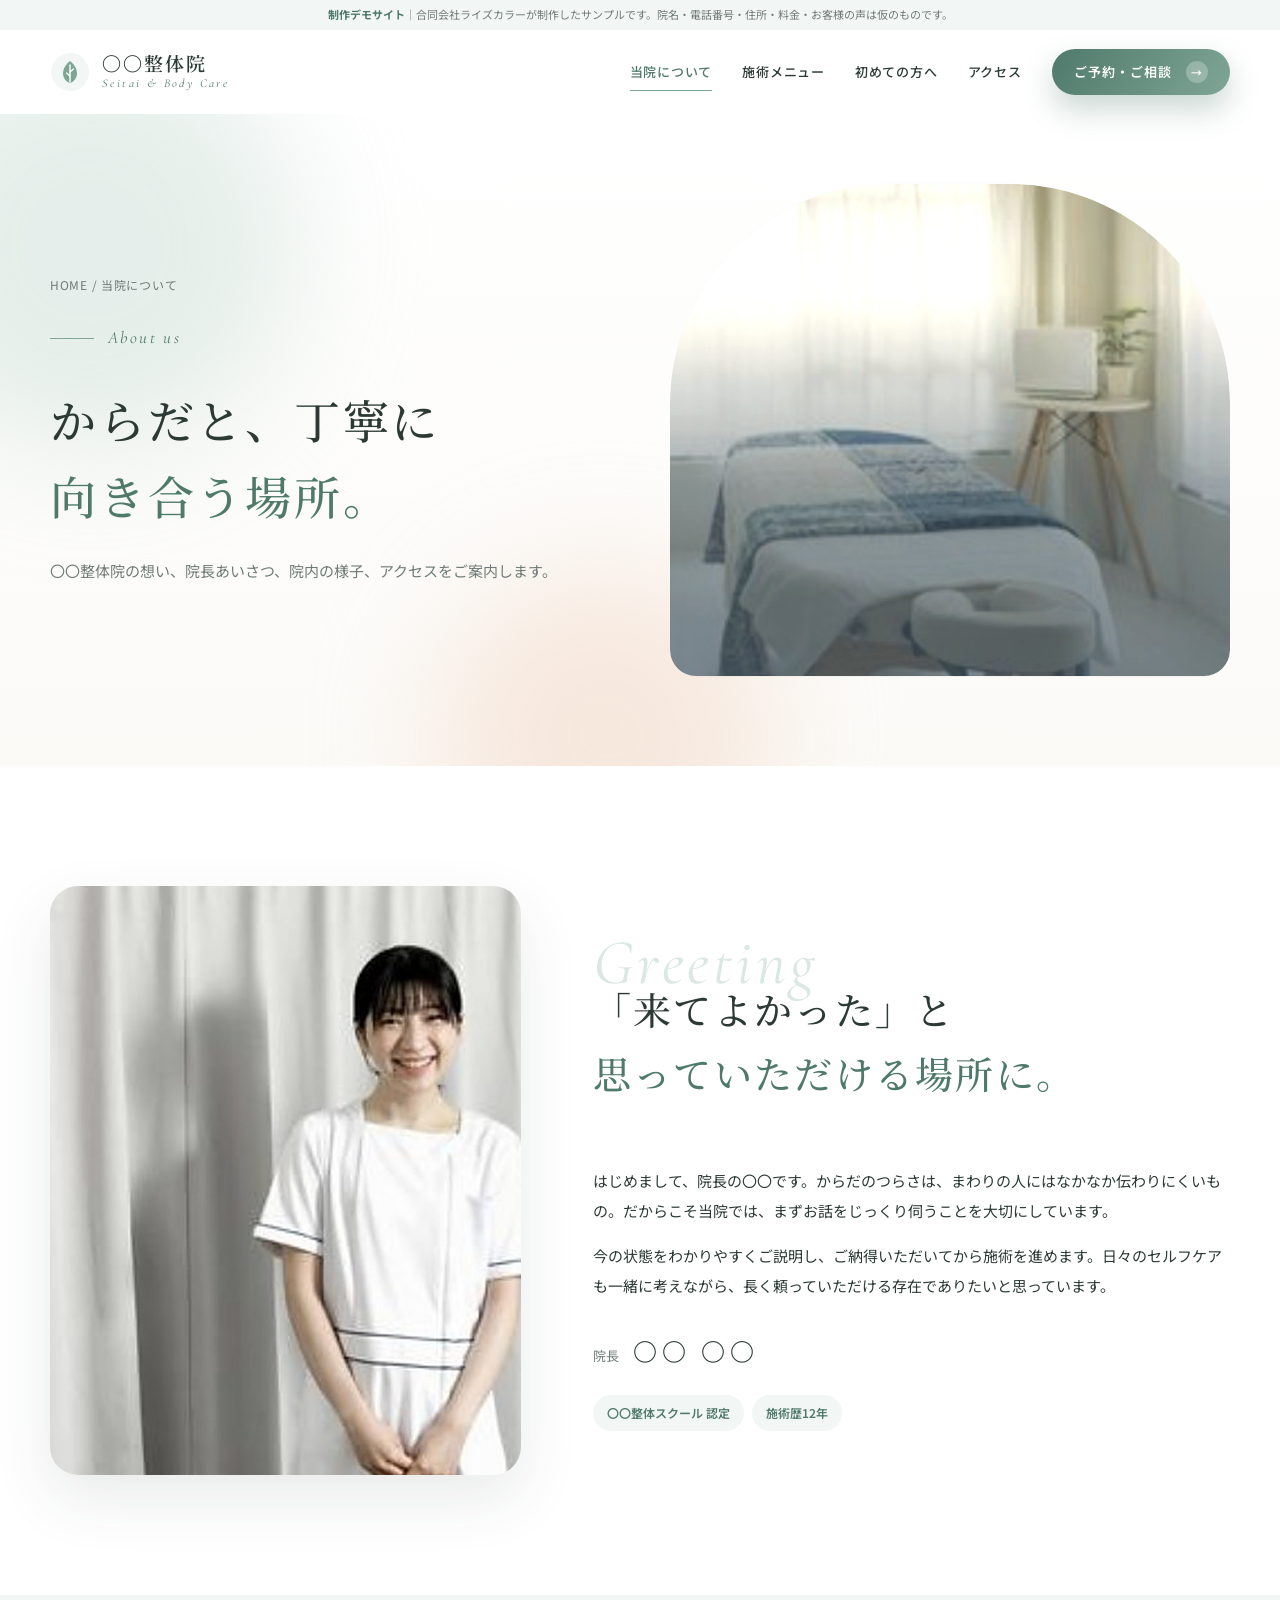
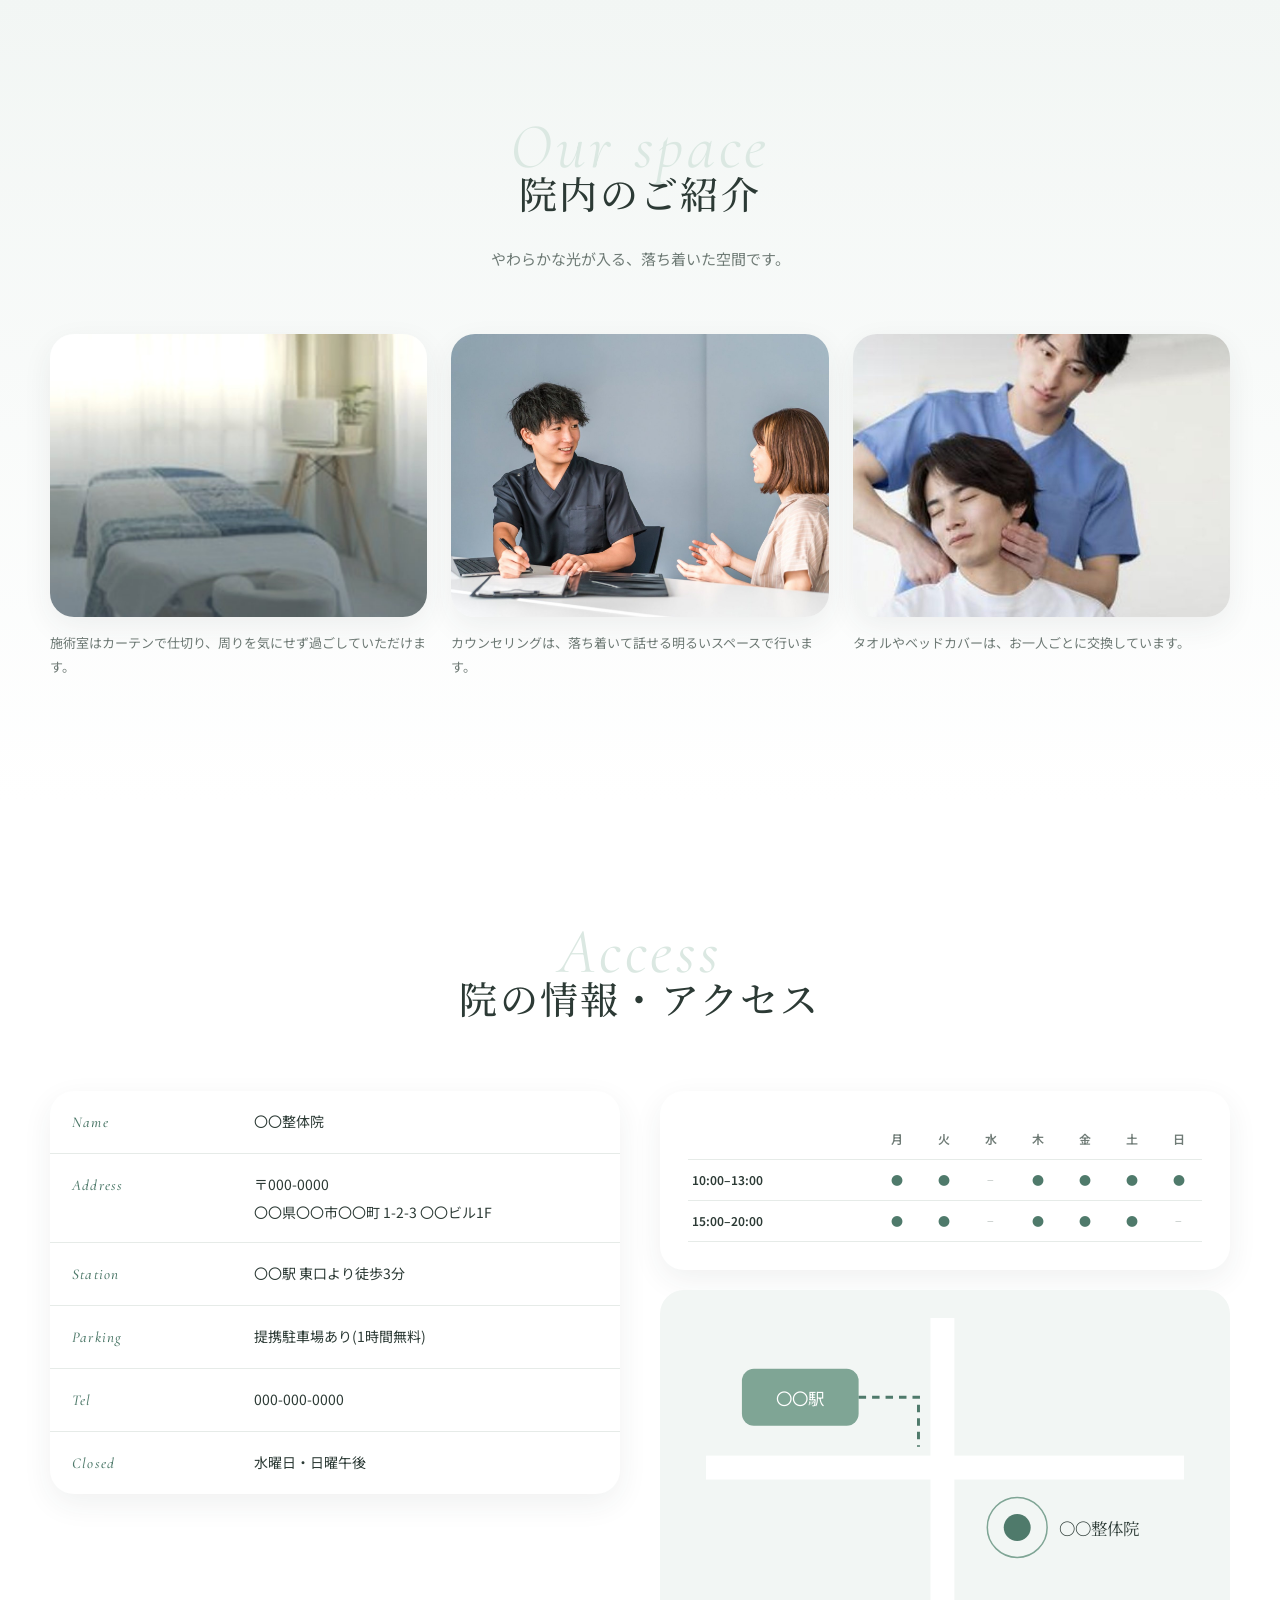
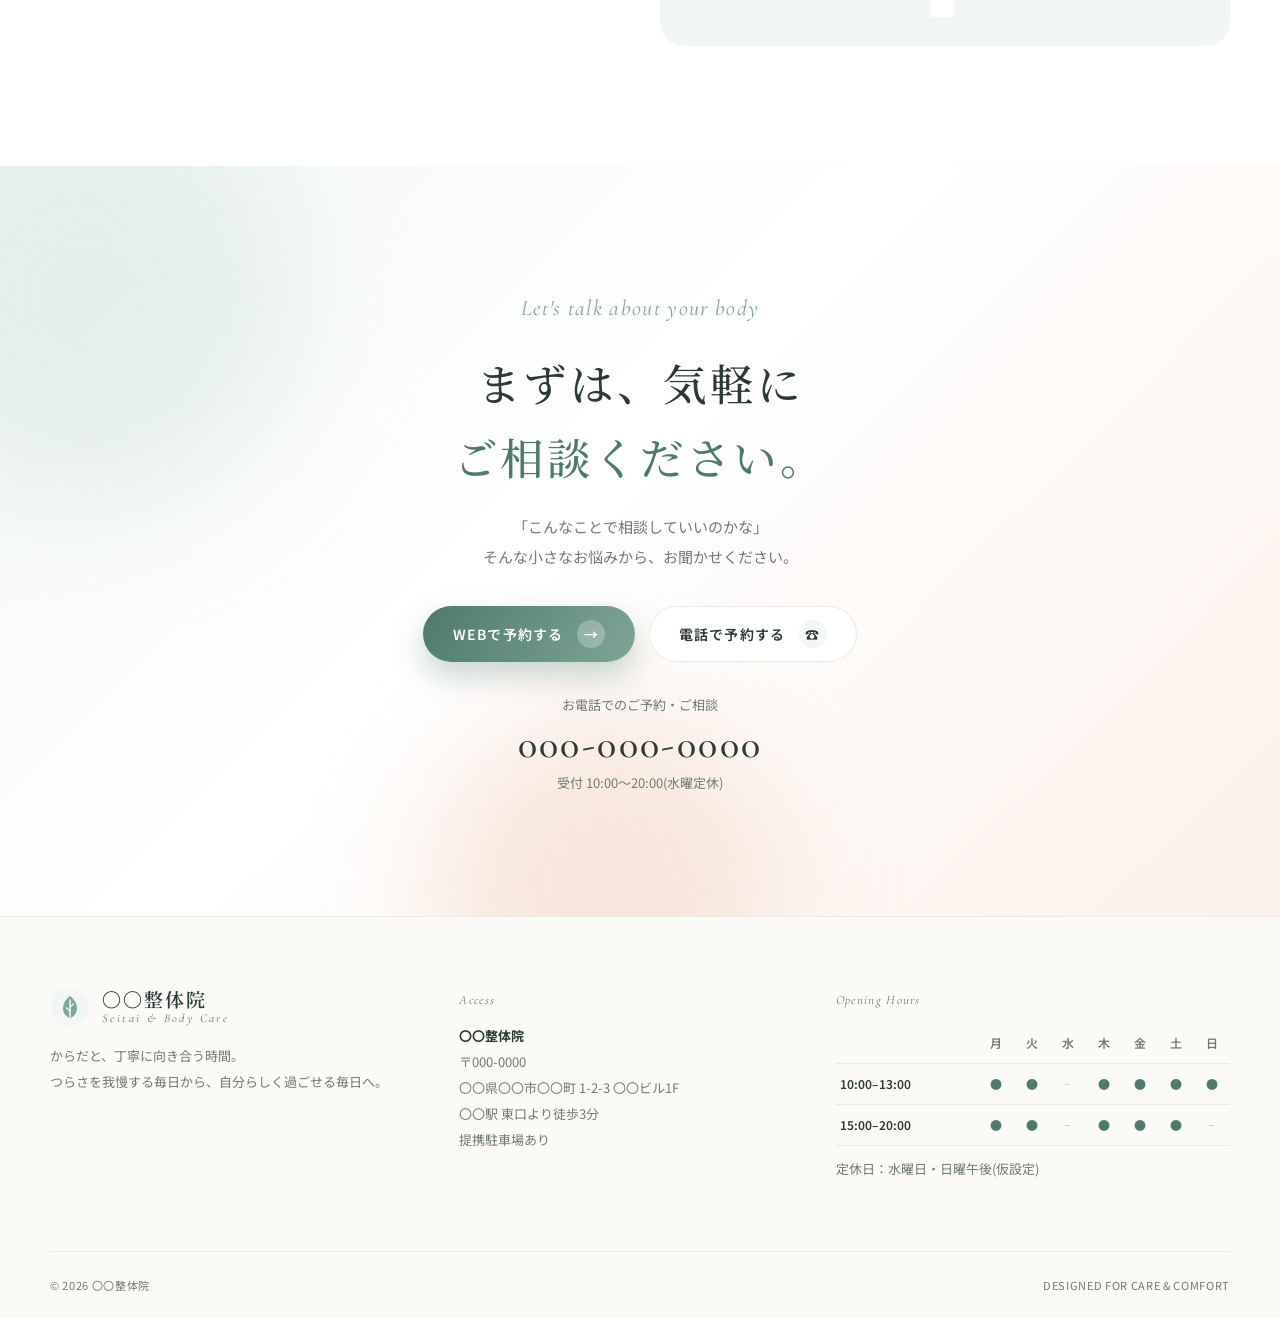
<file: about.html>
<!doctype html>
<html lang="ja">
<head>
  <meta charset="utf-8">
  <meta name="viewport" content="width=device-width, initial-scale=1">
  <meta name="description" content="〇〇整体院の想い、院長あいさつ、院内の様子、アクセスをご案内します。">
  <meta name="theme-color" content="#ffffff">
  <title>当院について｜〇〇整体院</title>
  <link rel="preconnect" href="https://fonts.googleapis.com">
  <link rel="preconnect" href="https://fonts.gstatic.com" crossorigin>
  <link href="https://fonts.googleapis.com/css2?family=Cormorant+Garamond:ital,wght@0,500;1,400;1,500&family=Noto+Sans+JP:wght@400;500;600;700&family=Noto+Serif+JP:wght@500;600&display=swap" rel="stylesheet">
  <link rel="stylesheet" href="site.css">
  <script src="site.js" defer></script>
</head>
<body id="top">
  <div class="loader" aria-hidden="true"><div class="lmark"><svg viewBox="0 0 40 40" aria-hidden="true"><circle cx="20" cy="20" r="19" fill="#f2f6f4"/><path d="M20 9c5 4 7 8.5 7 12.5S24 30 20 31c-4-1-7-5.5-7-9.5S15 13 20 9z" fill="#7fa595"/><path d="M20 13v17" stroke="#fff" stroke-width="1.4" stroke-linecap="round"/><path d="M20 20l3.5-3M20 24l-3.5-3" stroke="#fff" stroke-width="1.2" stroke-linecap="round"/></svg><span>SEITAI &amp; BODY CARE</span></div><div class="lbar"><i></i></div></div>
  <div class="demo-bar"><b>制作デモサイト</b>｜合同会社ライズカラーが制作したサンプルです。院名・電話番号・住所・料金・お客様の声は仮のものです。</div>
  <header class="header">
    <div class="wrap header-in">
      <a class="brand" href="index.html" aria-label="〇〇整体院 トップ"><svg viewBox="0 0 40 40" aria-hidden="true"><circle cx="20" cy="20" r="19" fill="#f2f6f4"/><path d="M20 9c5 4 7 8.5 7 12.5S24 30 20 31c-4-1-7-5.5-7-9.5S15 13 20 9z" fill="#7fa595"/><path d="M20 13v17" stroke="#fff" stroke-width="1.4" stroke-linecap="round"/><path d="M20 20l3.5-3M20 24l-3.5-3" stroke="#fff" stroke-width="1.2" stroke-linecap="round"/></svg><span class="brand-t"><strong>〇〇整体院</strong><small>Seitai &amp; Body Care</small></span></a>
      <button class="menu-btn" aria-label="メニューを開く" aria-expanded="false"><span></span><span></span></button>
      <nav class="nav" aria-label="メインメニュー"><a href="about.html" aria-current="page">当院について</a><a href="menu.html">施術メニュー</a><a href="first.html">初めての方へ</a><a href="about.html#access">アクセス</a><a class="btn btn-main btn-sm" href="contact.html">ご予約・ご相談 <i>→</i></a></nav>
    </div>
  </header>
  <main>
    <section class="page-hero">
      <span class="blob b1"></span><span class="blob b2"></span>
      <div class="wrap">
        <div>
          <div class="crumb fade-up"><a href="index.html">HOME</a> / 当院について</div>
          <p class="hero-kicker fade-up">About us</p>
          <h1 class="fade-up">からだと、丁寧に<br><em>向き合う場所。</em></h1>
          <p class="lead fade-up">〇〇整体院の想い、院長あいさつ、院内の様子、アクセスをご案内します。</p>
        </div>
        <div class="ph-photo"><img src="assets/room-b.jpg" alt="" style="object-position:center 55%"></div>
      </div>
    </section>

    <section class="sec">
      <div class="wrap greeting">
        <div class="reveal-img"><img src="assets/staff-hd.jpg" alt="院長" style="object-position:center 25%"></div>
        <div>
          <div class="head rv"><span class="en">Greeting</span><h2>「来てよかった」と<br><em>思っていただける場所に。</em></h2></div>
          <p class="rv" style="--i:1">はじめまして、院長の〇〇です。からだのつらさは、まわりの人にはなかなか伝わりにくいもの。だからこそ当院では、まずお話をじっくり伺うことを大切にしています。</p>
          <p class="rv" style="--i:2">今の状態をわかりやすくご説明し、ご納得いただいてから施術を進めます。日々のセルフケアも一緒に考えながら、長く頼っていただける存在でありたいと思っています。</p>
          <div class="sign rv" style="--i:3">院長<b>〇〇 〇〇</b></div>
          <div class="quals rv" style="--i:4"><span>〇〇整体スクール 認定</span><span>施術歴12年</span></div>
        </div>
      </div>
    </section>
    <section class="sec mist">
      <div class="wrap">
        <div class="head center rv"><span class="en">Our space</span><h2>院内のご紹介</h2><p>やわらかな光が入る、落ち着いた空間です。</p></div>
        <div class="inside">
          <figure class="rv"><div class="reveal-img"><img src="assets/room-b.jpg" alt="" loading="lazy" style="object-position:center 60%"></div><figcaption>施術室はカーテンで仕切り、周りを気にせず過ごしていただけます。</figcaption></figure>
          <figure class="rv" style="--i:1"><div class="reveal-img"><img src="assets/counsel.jpg" alt="" loading="lazy" style="object-position:30% 40%"></div><figcaption>カウンセリングは、落ち着いて話せる明るいスペースで行います。</figcaption></figure>
          <figure class="rv" style="--i:2"><div class="reveal-img"><img src="assets/treat-hd.jpg" alt="" loading="lazy" style="object-position:center 30%"></div><figcaption>タオルやベッドカバーは、お一人ごとに交換しています。</figcaption></figure>
        </div>
      </div>
    </section>
    <section class="sec" id="access">
      <div class="wrap">
        <div class="head center rv"><span class="en">Access</span><h2>院の情報・アクセス</h2></div>
        <div class="info">
          <table class="info-table rv"><tbody>
            <tr><th>Name</th><td>〇〇整体院</td></tr>
            <tr><th>Address</th><td>〒000-0000<br>〇〇県〇〇市〇〇町 1-2-3 〇〇ビル1F</td></tr>
            <tr><th>Station</th><td>〇〇駅 東口より徒歩3分</td></tr>
            <tr><th>Parking</th><td>提携駐車場あり(1時間無料)</td></tr>
            <tr><th>Tel</th><td>000-000-0000</td></tr>
            <tr><th>Closed</th><td>水曜日・日曜午後</td></tr>
          </tbody></table>
          <div class="rv" style="--i:1">
            <div class="card"><table class="hours"><thead><tr><th></th><th>月</th><th>火</th><th>水</th><th>木</th><th>金</th><th>土</th><th>日</th></tr></thead><tbody><tr><th>10:00–13:00</th><td class="o">●</td><td class="o">●</td><td class="x">−</td><td class="o">●</td><td class="o">●</td><td class="o">●</td><td class="o">●</td></tr><tr><th>15:00–20:00</th><td class="o">●</td><td class="o">●</td><td class="x">−</td><td class="o">●</td><td class="o">●</td><td class="o">●</td><td class="x">−</td></tr></tbody></table></div>
            <div class="map"><svg viewBox="0 0 320 200" width="84%" role="img" aria-label="アクセスマップのイメージ"><rect x="0" y="92" width="320" height="16" fill="#fff"/><rect x="150" y="0" width="16" height="200" fill="#fff"/><rect x="24" y="34" width="78" height="38" rx="8" fill="#7fa595"/><text x="63" y="58" text-anchor="middle" font-size="11" font-family="Noto Sans JP" fill="#fff">〇〇駅</text><path d="M102 53 H142 V86" stroke="#4f7a6b" stroke-width="2" stroke-dasharray="5 4" fill="none"/><g class="pin"><circle cx="208" cy="140" r="9" fill="#4f7a6b"/><circle cx="208" cy="140" r="20" fill="none" stroke="#7fa595"/></g><text x="236" y="145" font-size="11" font-family="Noto Serif JP" fill="#2c3a35">〇〇整体院</text></svg></div>
          </div>
        </div>
      </div>
    </section>
    <section class="cta">
      <span class="blob b1"></span><span class="blob b2"></span>
      <div class="wrap">
        <span class="en rv" style="font-size:22px;color:var(--sage)">Let's talk about your body</span>
        <h2 class="rv" style="--i:1">まずは、気軽に<br><em>ご相談ください。</em></h2>
        <p class="rv" style="--i:2">「こんなことで相談していいのかな」<br>そんな小さなお悩みから、お聞かせください。</p>
        <div class="cta-acts rv" style="--i:3"><a class="btn btn-main" href="contact.html">WEBで予約する <i>→</i></a><a class="btn btn-line" href="tel:0000000000">電話で予約する <i>☎</i></a></div>
        <div class="cta-tel rv" style="--i:4">お電話でのご予約・ご相談<b>000-000-0000</b>受付 10:00〜20:00(水曜定休)</div>
      </div>
    </section>
  </main>
  <footer class="footer">
    <div class="wrap footer-in">
      <div><a class="brand" href="index.html"><svg viewBox="0 0 40 40" aria-hidden="true"><circle cx="20" cy="20" r="19" fill="#f2f6f4"/><path d="M20 9c5 4 7 8.5 7 12.5S24 30 20 31c-4-1-7-5.5-7-9.5S15 13 20 9z" fill="#7fa595"/><path d="M20 13v17" stroke="#fff" stroke-width="1.4" stroke-linecap="round"/><path d="M20 20l3.5-3M20 24l-3.5-3" stroke="#fff" stroke-width="1.2" stroke-linecap="round"/></svg><span class="brand-t"><strong>〇〇整体院</strong><small>Seitai &amp; Body Care</small></span></a><p style="margin-top:16px">からだと、丁寧に向き合う時間。<br>つらさを我慢する毎日から、自分らしく過ごせる毎日へ。</p></div>
      <div><p class="f-label">Access</p><p><b style="color:var(--ink)">〇〇整体院</b><br>〒000-0000<br>〇〇県〇〇市〇〇町 1-2-3 〇〇ビル1F<br>〇〇駅 東口より徒歩3分<br>提携駐車場あり</p></div>
      <div><p class="f-label">Opening Hours</p><table class="hours"><thead><tr><th></th><th>月</th><th>火</th><th>水</th><th>木</th><th>金</th><th>土</th><th>日</th></tr></thead><tbody><tr><th>10:00–13:00</th><td class="o">●</td><td class="o">●</td><td class="x">−</td><td class="o">●</td><td class="o">●</td><td class="o">●</td><td class="o">●</td></tr><tr><th>15:00–20:00</th><td class="o">●</td><td class="o">●</td><td class="x">−</td><td class="o">●</td><td class="o">●</td><td class="o">●</td><td class="x">−</td></tr></tbody></table><p style="margin-top:10px">定休日：水曜日・日曜午後(仮設定)</p></div>
    </div>
    <div class="wrap footer-bottom"><span>© <span id="year">2026</span> 〇〇整体院</span><span>DESIGNED FOR CARE &amp; COMFORT</span></div>
  </footer>
  <a class="to-top" href="#top" aria-label="ページの先頭へ">↑</a>
  <div class="sp-cta"><a href="tel:0000000000"><small>お電話で相談</small>000-000-0000</a><a href="contact.html"><small>24時間受付</small>WEB予約 →</a></div>
</body>
</html>
</file>
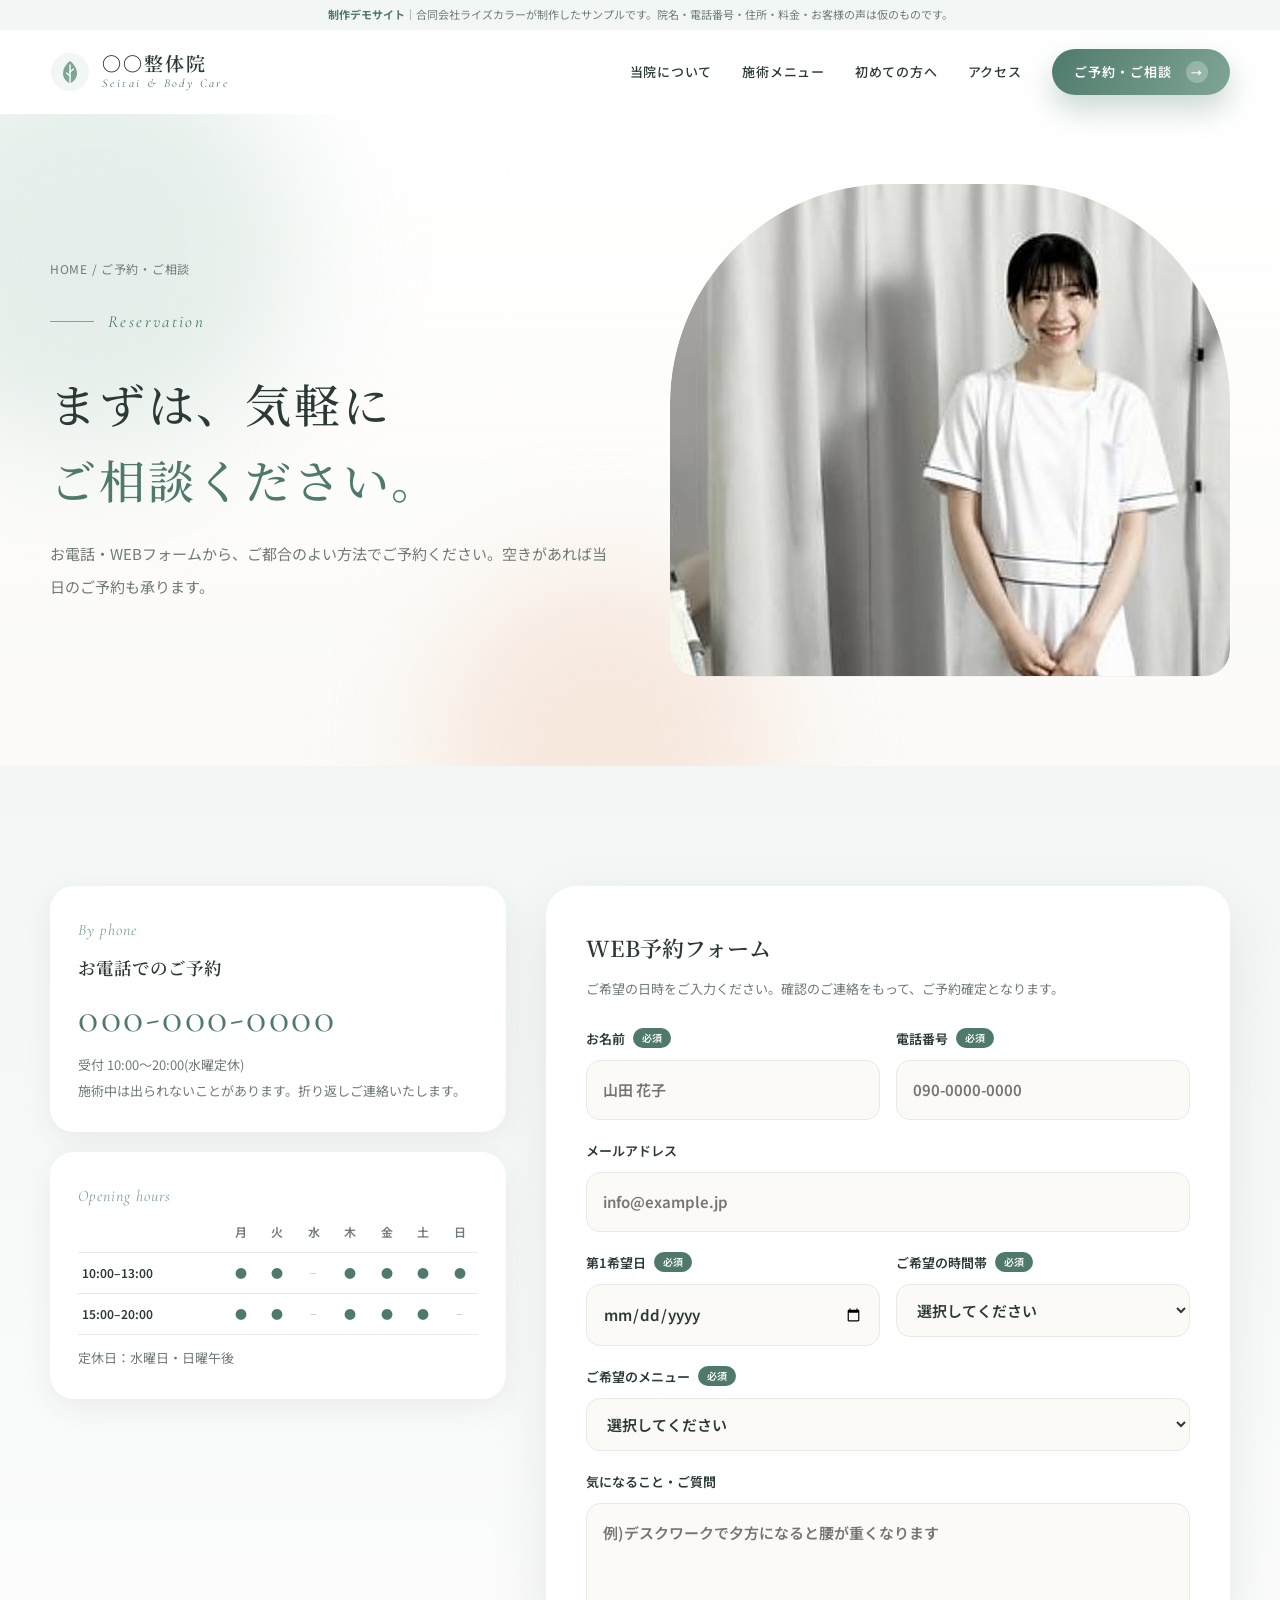
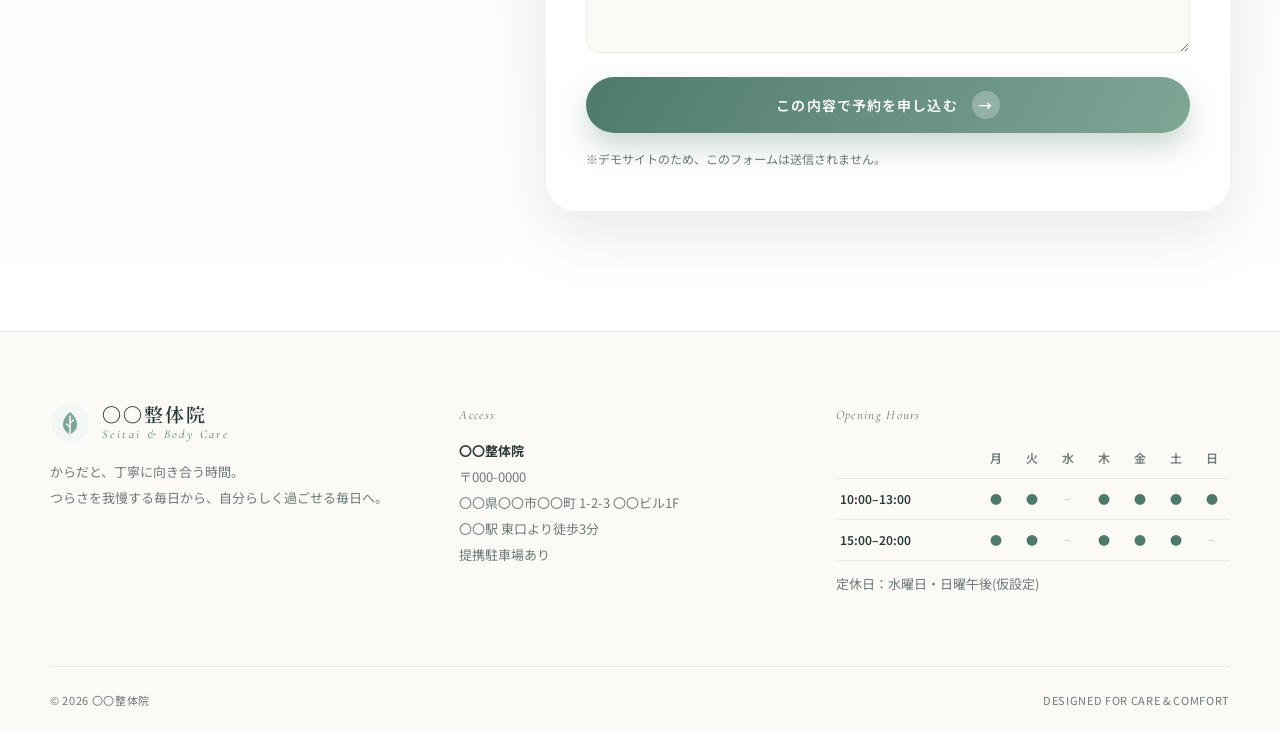
<file: contact.html>
<!doctype html>
<html lang="ja">
<head>
  <meta charset="utf-8">
  <meta name="viewport" content="width=device-width, initial-scale=1">
  <meta name="description" content="〇〇整体院のご予約・ご相談。お電話・WEBフォームから受け付けています。">
  <meta name="theme-color" content="#ffffff">
  <title>ご予約・ご相談｜〇〇整体院</title>
  <link rel="preconnect" href="https://fonts.googleapis.com">
  <link rel="preconnect" href="https://fonts.gstatic.com" crossorigin>
  <link href="https://fonts.googleapis.com/css2?family=Cormorant+Garamond:ital,wght@0,500;1,400;1,500&family=Noto+Sans+JP:wght@400;500;600;700&family=Noto+Serif+JP:wght@500;600&display=swap" rel="stylesheet">
  <link rel="stylesheet" href="site.css">
  <script src="site.js" defer></script>
</head>
<body id="top">
  <div class="loader" aria-hidden="true"><div class="lmark"><svg viewBox="0 0 40 40" aria-hidden="true"><circle cx="20" cy="20" r="19" fill="#f2f6f4"/><path d="M20 9c5 4 7 8.5 7 12.5S24 30 20 31c-4-1-7-5.5-7-9.5S15 13 20 9z" fill="#7fa595"/><path d="M20 13v17" stroke="#fff" stroke-width="1.4" stroke-linecap="round"/><path d="M20 20l3.5-3M20 24l-3.5-3" stroke="#fff" stroke-width="1.2" stroke-linecap="round"/></svg><span>SEITAI &amp; BODY CARE</span></div><div class="lbar"><i></i></div></div>
  <div class="demo-bar"><b>制作デモサイト</b>｜合同会社ライズカラーが制作したサンプルです。院名・電話番号・住所・料金・お客様の声は仮のものです。</div>
  <header class="header">
    <div class="wrap header-in">
      <a class="brand" href="index.html" aria-label="〇〇整体院 トップ"><svg viewBox="0 0 40 40" aria-hidden="true"><circle cx="20" cy="20" r="19" fill="#f2f6f4"/><path d="M20 9c5 4 7 8.5 7 12.5S24 30 20 31c-4-1-7-5.5-7-9.5S15 13 20 9z" fill="#7fa595"/><path d="M20 13v17" stroke="#fff" stroke-width="1.4" stroke-linecap="round"/><path d="M20 20l3.5-3M20 24l-3.5-3" stroke="#fff" stroke-width="1.2" stroke-linecap="round"/></svg><span class="brand-t"><strong>〇〇整体院</strong><small>Seitai &amp; Body Care</small></span></a>
      <button class="menu-btn" aria-label="メニューを開く" aria-expanded="false"><span></span><span></span></button>
      <nav class="nav" aria-label="メインメニュー"><a href="about.html">当院について</a><a href="menu.html">施術メニュー</a><a href="first.html">初めての方へ</a><a href="about.html#access">アクセス</a><a class="btn btn-main btn-sm" href="contact.html">ご予約・ご相談 <i>→</i></a></nav>
    </div>
  </header>
  <main>
    <section class="page-hero">
      <span class="blob b1"></span><span class="blob b2"></span>
      <div class="wrap">
        <div>
          <div class="crumb fade-up"><a href="index.html">HOME</a> / ご予約・ご相談</div>
          <p class="hero-kicker fade-up">Reservation</p>
          <h1 class="fade-up">まずは、気軽に<br><em>ご相談ください。</em></h1>
          <p class="lead fade-up">お電話・WEBフォームから、ご都合のよい方法でご予約ください。空きがあれば当日のご予約も承ります。</p>
        </div>
        <div class="ph-photo"><img src="assets/staff-hd.jpg" alt="" style="object-position:center 30%"></div>
      </div>
    </section>

    <section class="sec mist">
      <div class="wrap contact">
        <div>
          <div class="card rv"><span class="en" style="color:var(--sage);font-size:16px">By phone</span><h3 style="font-family:var(--serif);font-weight:600;margin:4px 0 0">お電話でのご予約</h3><a class="tel-big" href="tel:0000000000">000-000-0000</a><p style="margin:0;font-size:13px;color:var(--muted)">受付 10:00〜20:00(水曜定休)<br>施術中は出られないことがあります。折り返しご連絡いたします。</p></div>
          <div class="card rv" style="--i:1"><span class="en" style="color:var(--sage);font-size:16px">Opening hours</span><table class="hours"><thead><tr><th></th><th>月</th><th>火</th><th>水</th><th>木</th><th>金</th><th>土</th><th>日</th></tr></thead><tbody><tr><th>10:00–13:00</th><td class="o">●</td><td class="o">●</td><td class="x">−</td><td class="o">●</td><td class="o">●</td><td class="o">●</td><td class="o">●</td></tr><tr><th>15:00–20:00</th><td class="o">●</td><td class="o">●</td><td class="x">−</td><td class="o">●</td><td class="o">●</td><td class="o">●</td><td class="x">−</td></tr></tbody></table><p style="margin:10px 0 0;font-size:13px;color:var(--muted)">定休日：水曜日・日曜午後</p></div>
        </div>
        <form class="form rv" id="contact-form" style="--i:1">
          <h3>WEB予約フォーム</h3>
          <p class="intro">ご希望の日時をご入力ください。確認のご連絡をもって、ご予約確定となります。</p>
          <div class="row2">
            <label>お名前<span class="req">必須</span><input name="name" autocomplete="name" required placeholder="山田 花子"></label>
            <label>電話番号<span class="req">必須</span><input type="tel" name="tel" autocomplete="tel" required placeholder="090-0000-0000"></label>
          </div>
          <label>メールアドレス<input type="email" name="email" autocomplete="email" placeholder="info@example.jp"></label>
          <div class="row2">
            <label>第1希望日<span class="req">必須</span><input type="date" name="date" required></label>
            <label>ご希望の時間帯<span class="req">必須</span><select name="time" required><option value="">選択してください</option><option>10:00〜13:00</option><option>15:00〜17:00</option><option>17:00〜20:00</option></select></label>
          </div>
          <label>ご希望のメニュー<span class="req">必須</span><select name="menu" required><option value="">選択してください</option><option>初回体験(3,980円)</option><option>全身バランス整体</option><option>姿勢・骨盤ケア</option><option>ヘッドケア</option><option>相談してから決めたい</option></select></label>
          <label>気になること・ご質問<textarea name="message" rows="4" placeholder="例)デスクワークで夕方になると腰が重くなります"></textarea></label>
          <button class="btn btn-main" type="submit">この内容で予約を申し込む <i>→</i></button>
          <p class="form-note">※デモサイトのため、このフォームは送信されません。</p>
          <p class="form-status" id="form-status" aria-live="polite"></p>
        </form>
      </div>
    </section>
  </main>
  <footer class="footer">
    <div class="wrap footer-in">
      <div><a class="brand" href="index.html"><svg viewBox="0 0 40 40" aria-hidden="true"><circle cx="20" cy="20" r="19" fill="#f2f6f4"/><path d="M20 9c5 4 7 8.5 7 12.5S24 30 20 31c-4-1-7-5.5-7-9.5S15 13 20 9z" fill="#7fa595"/><path d="M20 13v17" stroke="#fff" stroke-width="1.4" stroke-linecap="round"/><path d="M20 20l3.5-3M20 24l-3.5-3" stroke="#fff" stroke-width="1.2" stroke-linecap="round"/></svg><span class="brand-t"><strong>〇〇整体院</strong><small>Seitai &amp; Body Care</small></span></a><p style="margin-top:16px">からだと、丁寧に向き合う時間。<br>つらさを我慢する毎日から、自分らしく過ごせる毎日へ。</p></div>
      <div><p class="f-label">Access</p><p><b style="color:var(--ink)">〇〇整体院</b><br>〒000-0000<br>〇〇県〇〇市〇〇町 1-2-3 〇〇ビル1F<br>〇〇駅 東口より徒歩3分<br>提携駐車場あり</p></div>
      <div><p class="f-label">Opening Hours</p><table class="hours"><thead><tr><th></th><th>月</th><th>火</th><th>水</th><th>木</th><th>金</th><th>土</th><th>日</th></tr></thead><tbody><tr><th>10:00–13:00</th><td class="o">●</td><td class="o">●</td><td class="x">−</td><td class="o">●</td><td class="o">●</td><td class="o">●</td><td class="o">●</td></tr><tr><th>15:00–20:00</th><td class="o">●</td><td class="o">●</td><td class="x">−</td><td class="o">●</td><td class="o">●</td><td class="o">●</td><td class="x">−</td></tr></tbody></table><p style="margin-top:10px">定休日：水曜日・日曜午後(仮設定)</p></div>
    </div>
    <div class="wrap footer-bottom"><span>© <span id="year">2026</span> 〇〇整体院</span><span>DESIGNED FOR CARE &amp; COMFORT</span></div>
  </footer>
  <a class="to-top" href="#top" aria-label="ページの先頭へ">↑</a>
  <div class="sp-cta"><a href="tel:0000000000"><small>お電話で相談</small>000-000-0000</a><a href="contact.html"><small>24時間受付</small>WEB予約 →</a></div>
</body>
</html>
</file>
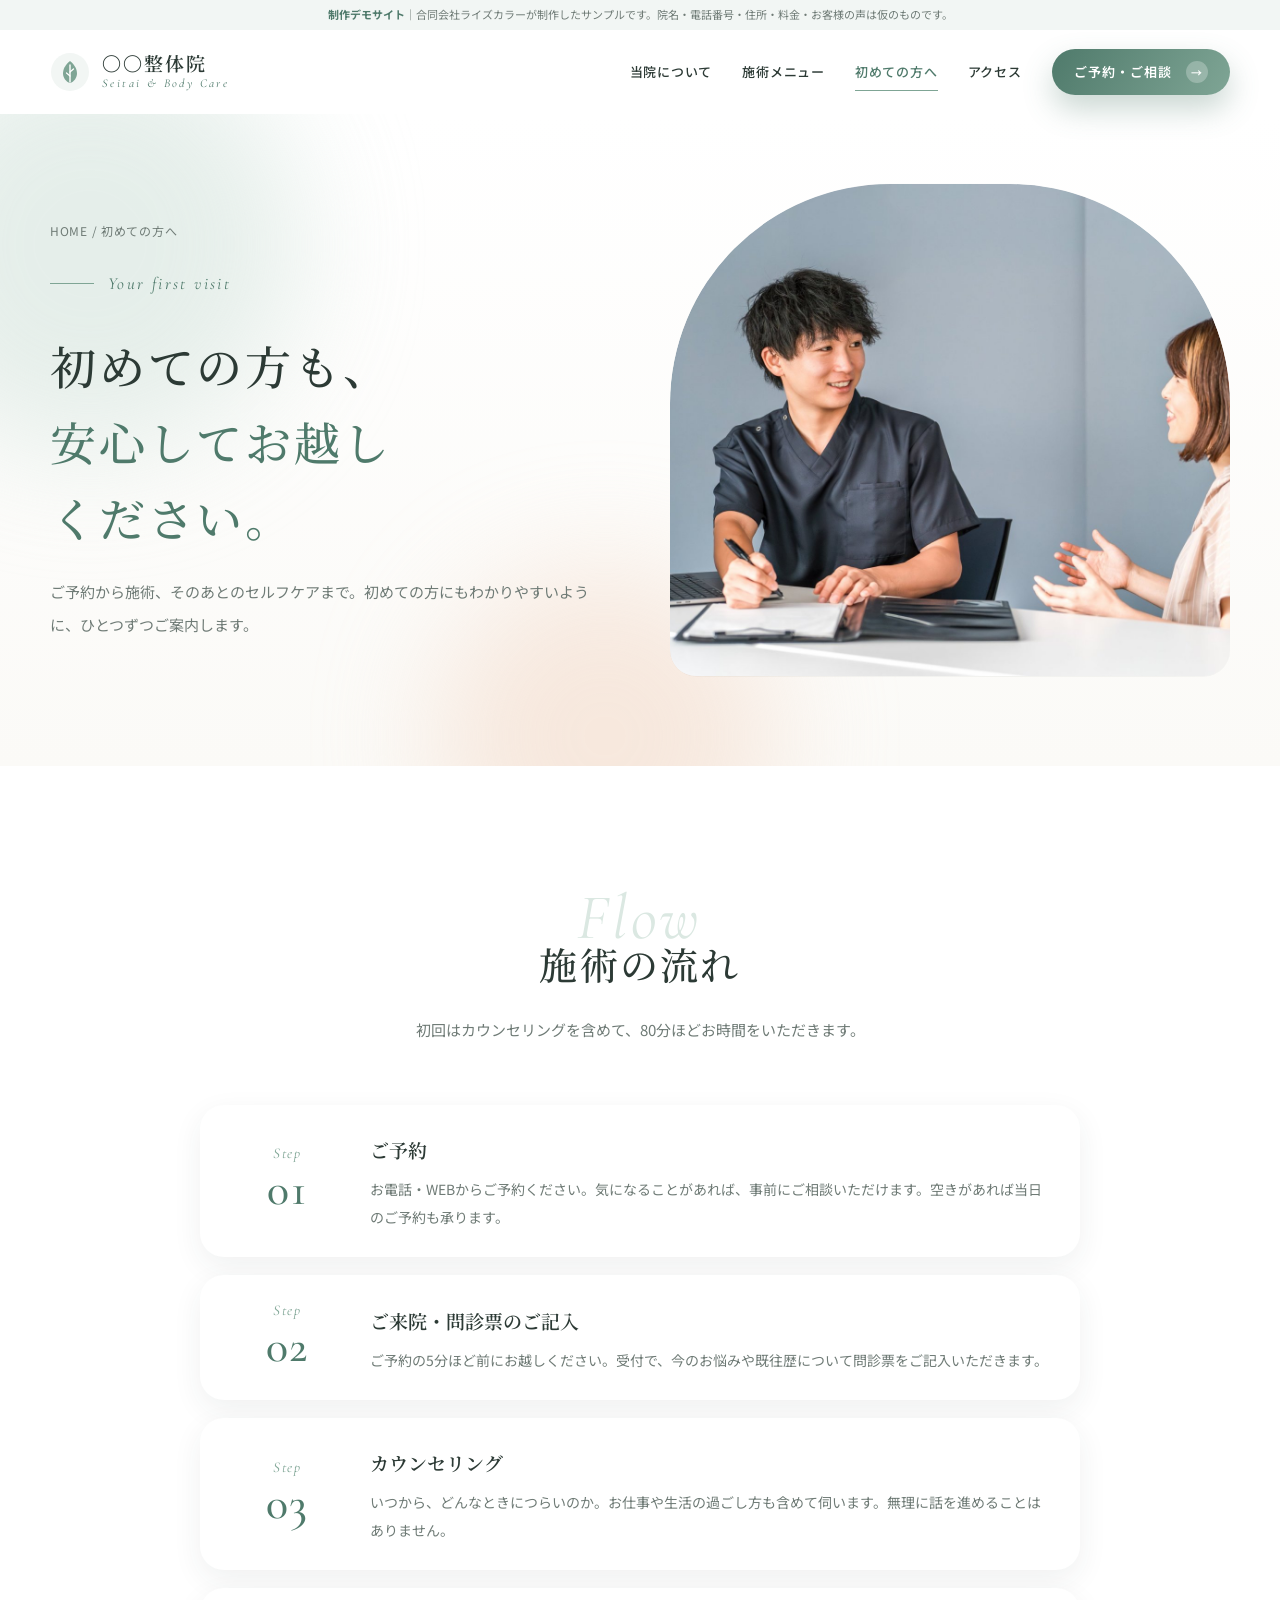
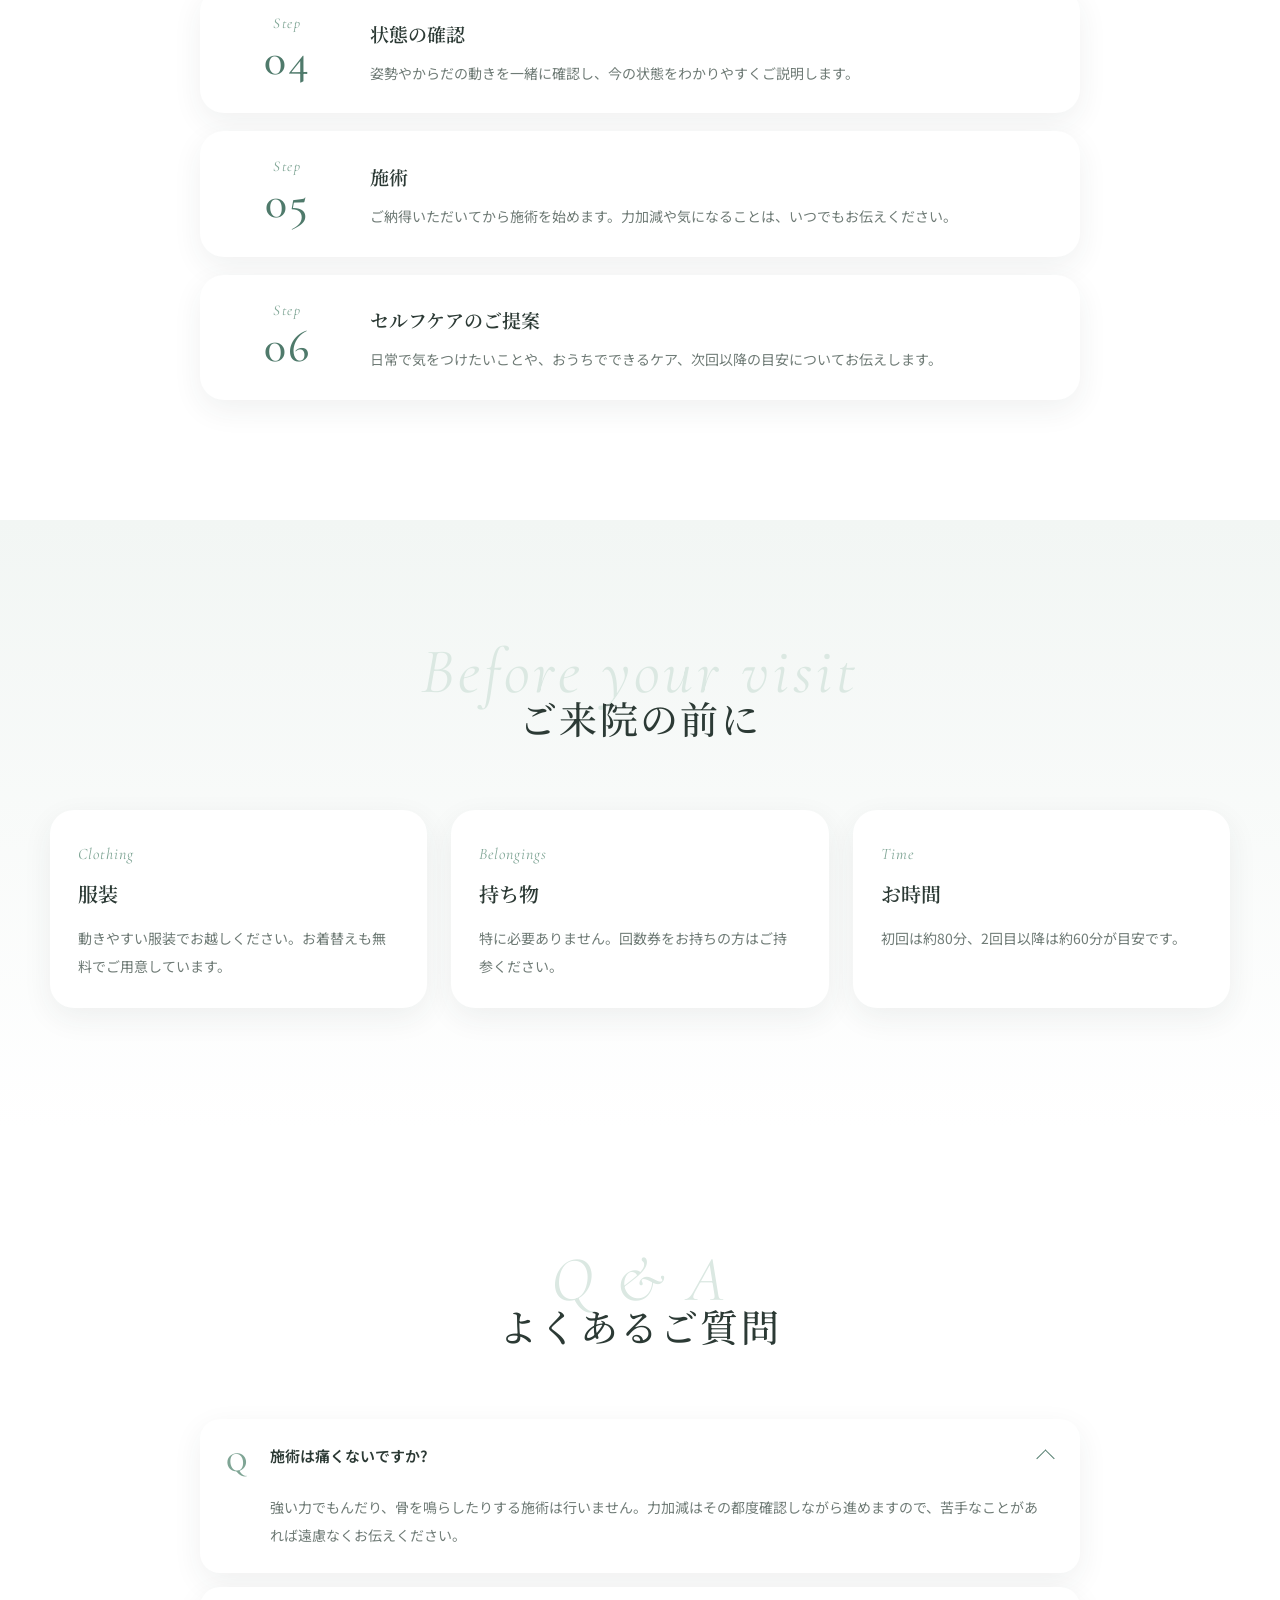
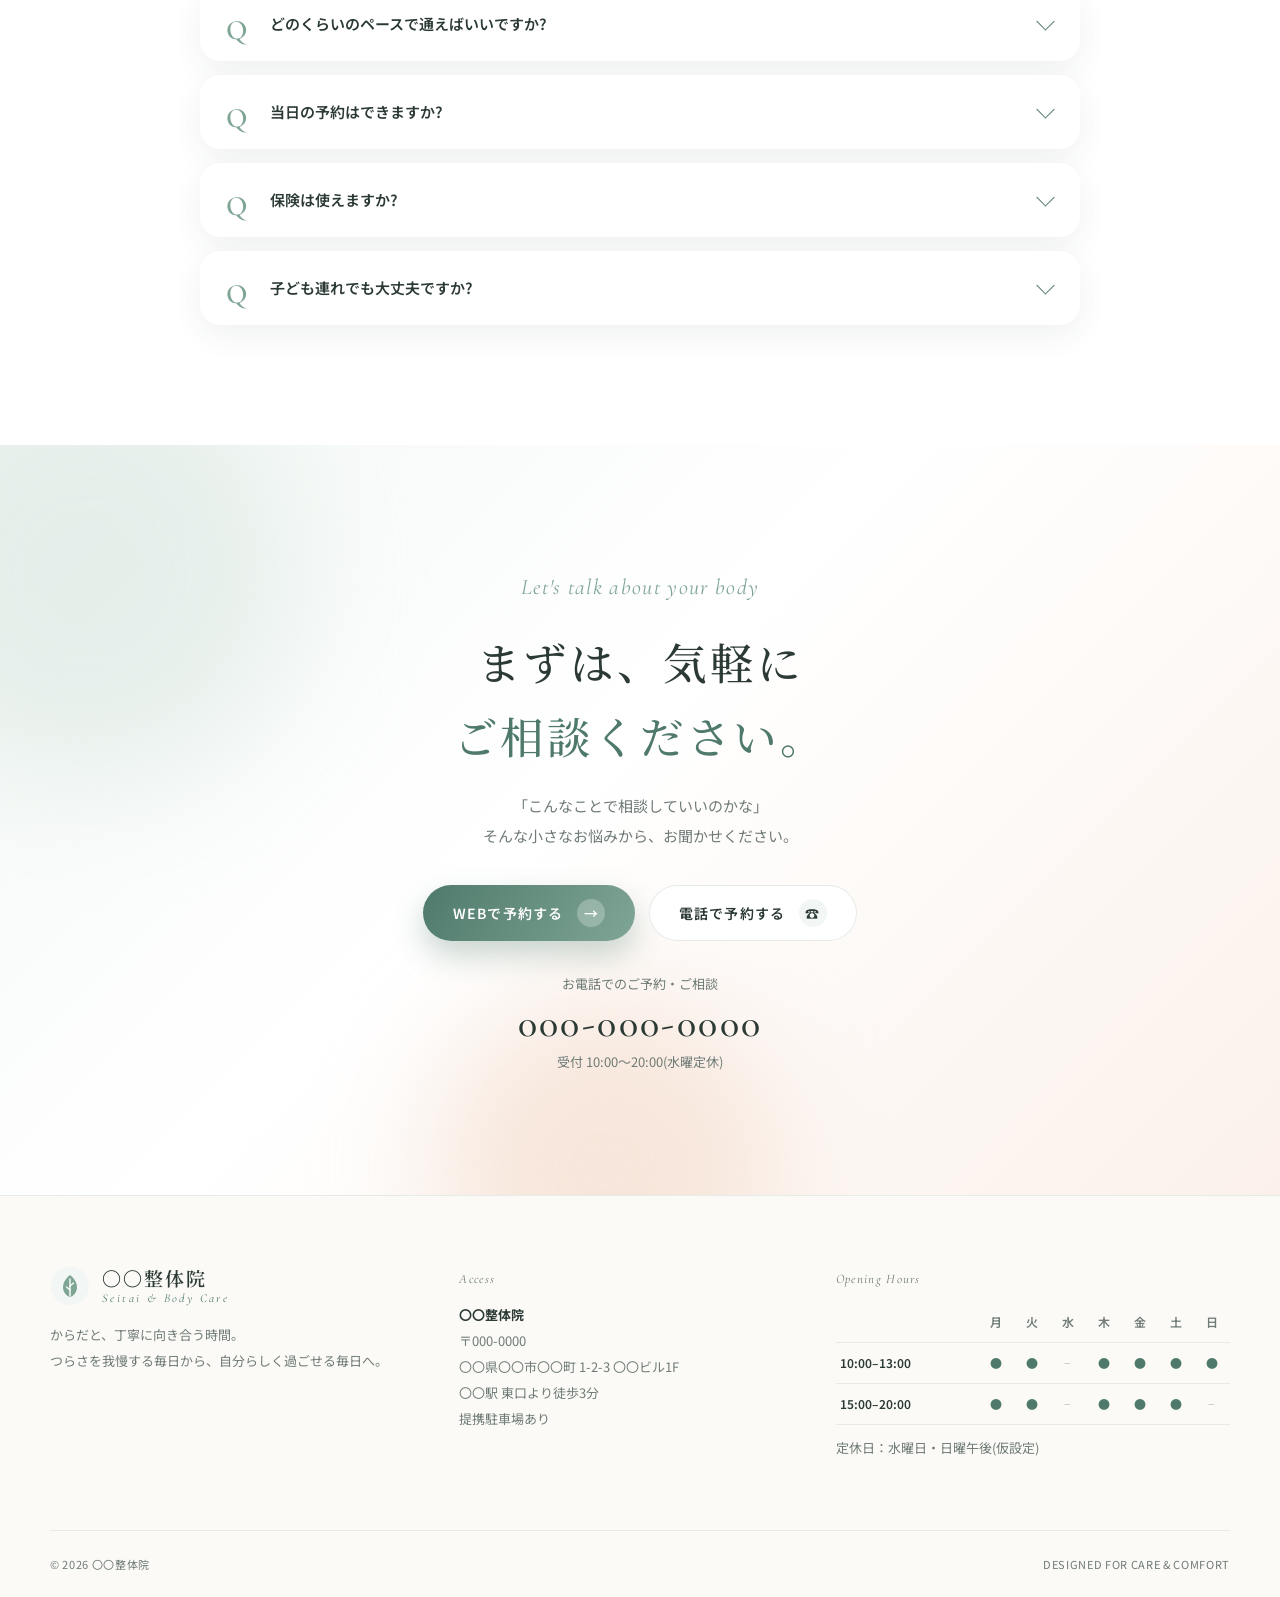
<file: first.html>
<!doctype html>
<html lang="ja">
<head>
  <meta charset="utf-8">
  <meta name="viewport" content="width=device-width, initial-scale=1">
  <meta name="description" content="初めての方へ。ご予約から施術、セルフケアまでの流れとよくあるご質問。">
  <meta name="theme-color" content="#ffffff">
  <title>初めての方へ｜〇〇整体院</title>
  <link rel="preconnect" href="https://fonts.googleapis.com">
  <link rel="preconnect" href="https://fonts.gstatic.com" crossorigin>
  <link href="https://fonts.googleapis.com/css2?family=Cormorant+Garamond:ital,wght@0,500;1,400;1,500&family=Noto+Sans+JP:wght@400;500;600;700&family=Noto+Serif+JP:wght@500;600&display=swap" rel="stylesheet">
  <link rel="stylesheet" href="site.css">
  <script src="site.js" defer></script>
</head>
<body id="top">
  <div class="loader" aria-hidden="true"><div class="lmark"><svg viewBox="0 0 40 40" aria-hidden="true"><circle cx="20" cy="20" r="19" fill="#f2f6f4"/><path d="M20 9c5 4 7 8.5 7 12.5S24 30 20 31c-4-1-7-5.5-7-9.5S15 13 20 9z" fill="#7fa595"/><path d="M20 13v17" stroke="#fff" stroke-width="1.4" stroke-linecap="round"/><path d="M20 20l3.5-3M20 24l-3.5-3" stroke="#fff" stroke-width="1.2" stroke-linecap="round"/></svg><span>SEITAI &amp; BODY CARE</span></div><div class="lbar"><i></i></div></div>
  <div class="demo-bar"><b>制作デモサイト</b>｜合同会社ライズカラーが制作したサンプルです。院名・電話番号・住所・料金・お客様の声は仮のものです。</div>
  <header class="header">
    <div class="wrap header-in">
      <a class="brand" href="index.html" aria-label="〇〇整体院 トップ"><svg viewBox="0 0 40 40" aria-hidden="true"><circle cx="20" cy="20" r="19" fill="#f2f6f4"/><path d="M20 9c5 4 7 8.5 7 12.5S24 30 20 31c-4-1-7-5.5-7-9.5S15 13 20 9z" fill="#7fa595"/><path d="M20 13v17" stroke="#fff" stroke-width="1.4" stroke-linecap="round"/><path d="M20 20l3.5-3M20 24l-3.5-3" stroke="#fff" stroke-width="1.2" stroke-linecap="round"/></svg><span class="brand-t"><strong>〇〇整体院</strong><small>Seitai &amp; Body Care</small></span></a>
      <button class="menu-btn" aria-label="メニューを開く" aria-expanded="false"><span></span><span></span></button>
      <nav class="nav" aria-label="メインメニュー"><a href="about.html">当院について</a><a href="menu.html">施術メニュー</a><a href="first.html" aria-current="page">初めての方へ</a><a href="about.html#access">アクセス</a><a class="btn btn-main btn-sm" href="contact.html">ご予約・ご相談 <i>→</i></a></nav>
    </div>
  </header>
  <main>
    <section class="page-hero">
      <span class="blob b1"></span><span class="blob b2"></span>
      <div class="wrap">
        <div>
          <div class="crumb fade-up"><a href="index.html">HOME</a> / 初めての方へ</div>
          <p class="hero-kicker fade-up">Your first visit</p>
          <h1 class="fade-up">初めての方も、<br><em>安心してお越し<br>ください。</em></h1>
          <p class="lead fade-up">ご予約から施術、そのあとのセルフケアまで。初めての方にもわかりやすいように、ひとつずつご案内します。</p>
        </div>
        <div class="ph-photo"><img src="assets/counsel.jpg" alt="" style="object-position:30% 40%"></div>
      </div>
    </section>

    <section class="sec">
      <div class="wrap">
        <div class="head center rv"><span class="en">Flow</span><h2>施術の流れ</h2><p>初回はカウンセリングを含めて、80分ほどお時間をいただきます。</p></div>
        <div class="steps-v"><div class="step-v rv" style="--i:0"><div class="num">Step<b>01</b></div><div><h3>ご予約</h3><p>お電話・WEBからご予約ください。気になることがあれば、事前にご相談いただけます。空きがあれば当日のご予約も承ります。</p></div></div><div class="step-v rv" style="--i:1"><div class="num">Step<b>02</b></div><div><h3>ご来院・問診票のご記入</h3><p>ご予約の5分ほど前にお越しください。受付で、今のお悩みや既往歴について問診票をご記入いただきます。</p></div></div><div class="step-v rv" style="--i:2"><div class="num">Step<b>03</b></div><div><h3>カウンセリング</h3><p>いつから、どんなときにつらいのか。お仕事や生活の過ごし方も含めて伺います。無理に話を進めることはありません。</p></div></div><div class="step-v rv" style="--i:0"><div class="num">Step<b>04</b></div><div><h3>状態の確認</h3><p>姿勢やからだの動きを一緒に確認し、今の状態をわかりやすくご説明します。</p></div></div><div class="step-v rv" style="--i:1"><div class="num">Step<b>05</b></div><div><h3>施術</h3><p>ご納得いただいてから施術を始めます。力加減や気になることは、いつでもお伝えください。</p></div></div><div class="step-v rv" style="--i:2"><div class="num">Step<b>06</b></div><div><h3>セルフケアのご提案</h3><p>日常で気をつけたいことや、おうちでできるケア、次回以降の目安についてお伝えします。</p></div></div></div>
      </div>
    </section>
    <section class="sec mist">
      <div class="wrap">
        <div class="head center rv"><span class="en">Before your visit</span><h2>ご来院の前に</h2></div>
        <div class="prep">
          <div class="card rv"><span class="en">Clothing</span><h3>服装</h3><p>動きやすい服装でお越しください。お着替えも無料でご用意しています。</p></div>
          <div class="card rv" style="--i:1"><span class="en">Belongings</span><h3>持ち物</h3><p>特に必要ありません。回数券をお持ちの方はご持参ください。</p></div>
          <div class="card rv" style="--i:2"><span class="en">Time</span><h3>お時間</h3><p>初回は約80分、2回目以降は約60分が目安です。</p></div>
        </div>
      </div>
    </section>
    <section class="sec">
      <div class="wrap">
        <div class="head center rv"><span class="en">Q &amp; A</span><h2>よくあるご質問</h2></div>
        <div class="faq"><details class="rv" style="--i:0" open><summary>施術は痛くないですか?</summary><p>強い力でもんだり、骨を鳴らしたりする施術は行いません。力加減はその都度確認しながら進めますので、苦手なことがあれば遠慮なくお伝えください。</p></details><details class="rv" style="--i:1"><summary>どのくらいのペースで通えばいいですか?</summary><p>お身体の状態やご都合によって変わります。初回の状態確認のあとに目安をご提案しますが、無理に通院や回数券をおすすめすることはありません。</p></details><details class="rv" style="--i:2"><summary>当日の予約はできますか?</summary><p>はい、空きがあれば当日のご予約も承ります。お電話でお問い合わせください。</p></details><details class="rv" style="--i:0"><summary>保険は使えますか?</summary><p>当院の施術は保険適用外です。初回体験価格もご用意していますので、まずはお気軽にご相談ください。</p></details><details class="rv" style="--i:1"><summary>子ども連れでも大丈夫ですか?</summary><p>はい、大丈夫です。ご予約の際にお伝えいただければ、お待ちいただけるスペースをご用意します。</p></details></div>
      </div>
    </section>
    <section class="cta">
      <span class="blob b1"></span><span class="blob b2"></span>
      <div class="wrap">
        <span class="en rv" style="font-size:22px;color:var(--sage)">Let's talk about your body</span>
        <h2 class="rv" style="--i:1">まずは、気軽に<br><em>ご相談ください。</em></h2>
        <p class="rv" style="--i:2">「こんなことで相談していいのかな」<br>そんな小さなお悩みから、お聞かせください。</p>
        <div class="cta-acts rv" style="--i:3"><a class="btn btn-main" href="contact.html">WEBで予約する <i>→</i></a><a class="btn btn-line" href="tel:0000000000">電話で予約する <i>☎</i></a></div>
        <div class="cta-tel rv" style="--i:4">お電話でのご予約・ご相談<b>000-000-0000</b>受付 10:00〜20:00(水曜定休)</div>
      </div>
    </section>
  </main>
  <footer class="footer">
    <div class="wrap footer-in">
      <div><a class="brand" href="index.html"><svg viewBox="0 0 40 40" aria-hidden="true"><circle cx="20" cy="20" r="19" fill="#f2f6f4"/><path d="M20 9c5 4 7 8.5 7 12.5S24 30 20 31c-4-1-7-5.5-7-9.5S15 13 20 9z" fill="#7fa595"/><path d="M20 13v17" stroke="#fff" stroke-width="1.4" stroke-linecap="round"/><path d="M20 20l3.5-3M20 24l-3.5-3" stroke="#fff" stroke-width="1.2" stroke-linecap="round"/></svg><span class="brand-t"><strong>〇〇整体院</strong><small>Seitai &amp; Body Care</small></span></a><p style="margin-top:16px">からだと、丁寧に向き合う時間。<br>つらさを我慢する毎日から、自分らしく過ごせる毎日へ。</p></div>
      <div><p class="f-label">Access</p><p><b style="color:var(--ink)">〇〇整体院</b><br>〒000-0000<br>〇〇県〇〇市〇〇町 1-2-3 〇〇ビル1F<br>〇〇駅 東口より徒歩3分<br>提携駐車場あり</p></div>
      <div><p class="f-label">Opening Hours</p><table class="hours"><thead><tr><th></th><th>月</th><th>火</th><th>水</th><th>木</th><th>金</th><th>土</th><th>日</th></tr></thead><tbody><tr><th>10:00–13:00</th><td class="o">●</td><td class="o">●</td><td class="x">−</td><td class="o">●</td><td class="o">●</td><td class="o">●</td><td class="o">●</td></tr><tr><th>15:00–20:00</th><td class="o">●</td><td class="o">●</td><td class="x">−</td><td class="o">●</td><td class="o">●</td><td class="o">●</td><td class="x">−</td></tr></tbody></table><p style="margin-top:10px">定休日：水曜日・日曜午後(仮設定)</p></div>
    </div>
    <div class="wrap footer-bottom"><span>© <span id="year">2026</span> 〇〇整体院</span><span>DESIGNED FOR CARE &amp; COMFORT</span></div>
  </footer>
  <a class="to-top" href="#top" aria-label="ページの先頭へ">↑</a>
  <div class="sp-cta"><a href="tel:0000000000"><small>お電話で相談</small>000-000-0000</a><a href="contact.html"><small>24時間受付</small>WEB予約 →</a></div>
</body>
</html>
</file>
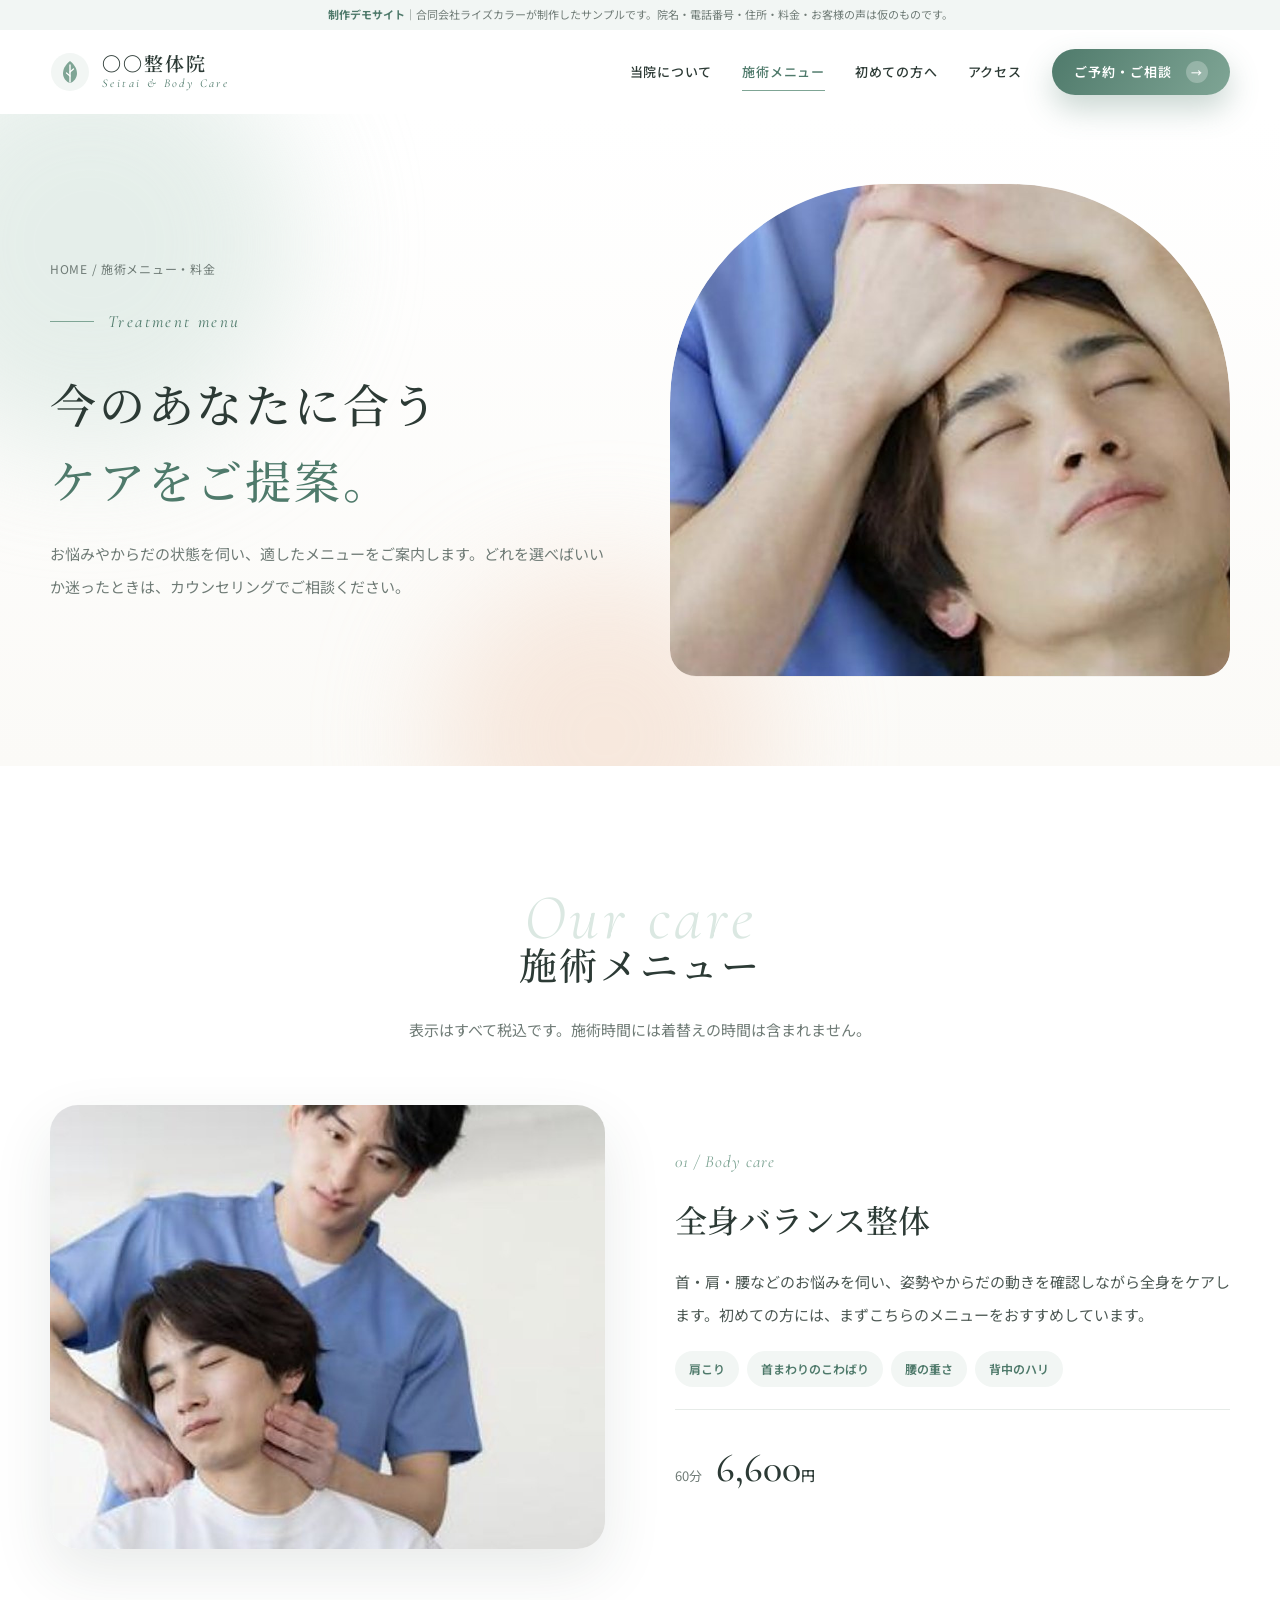
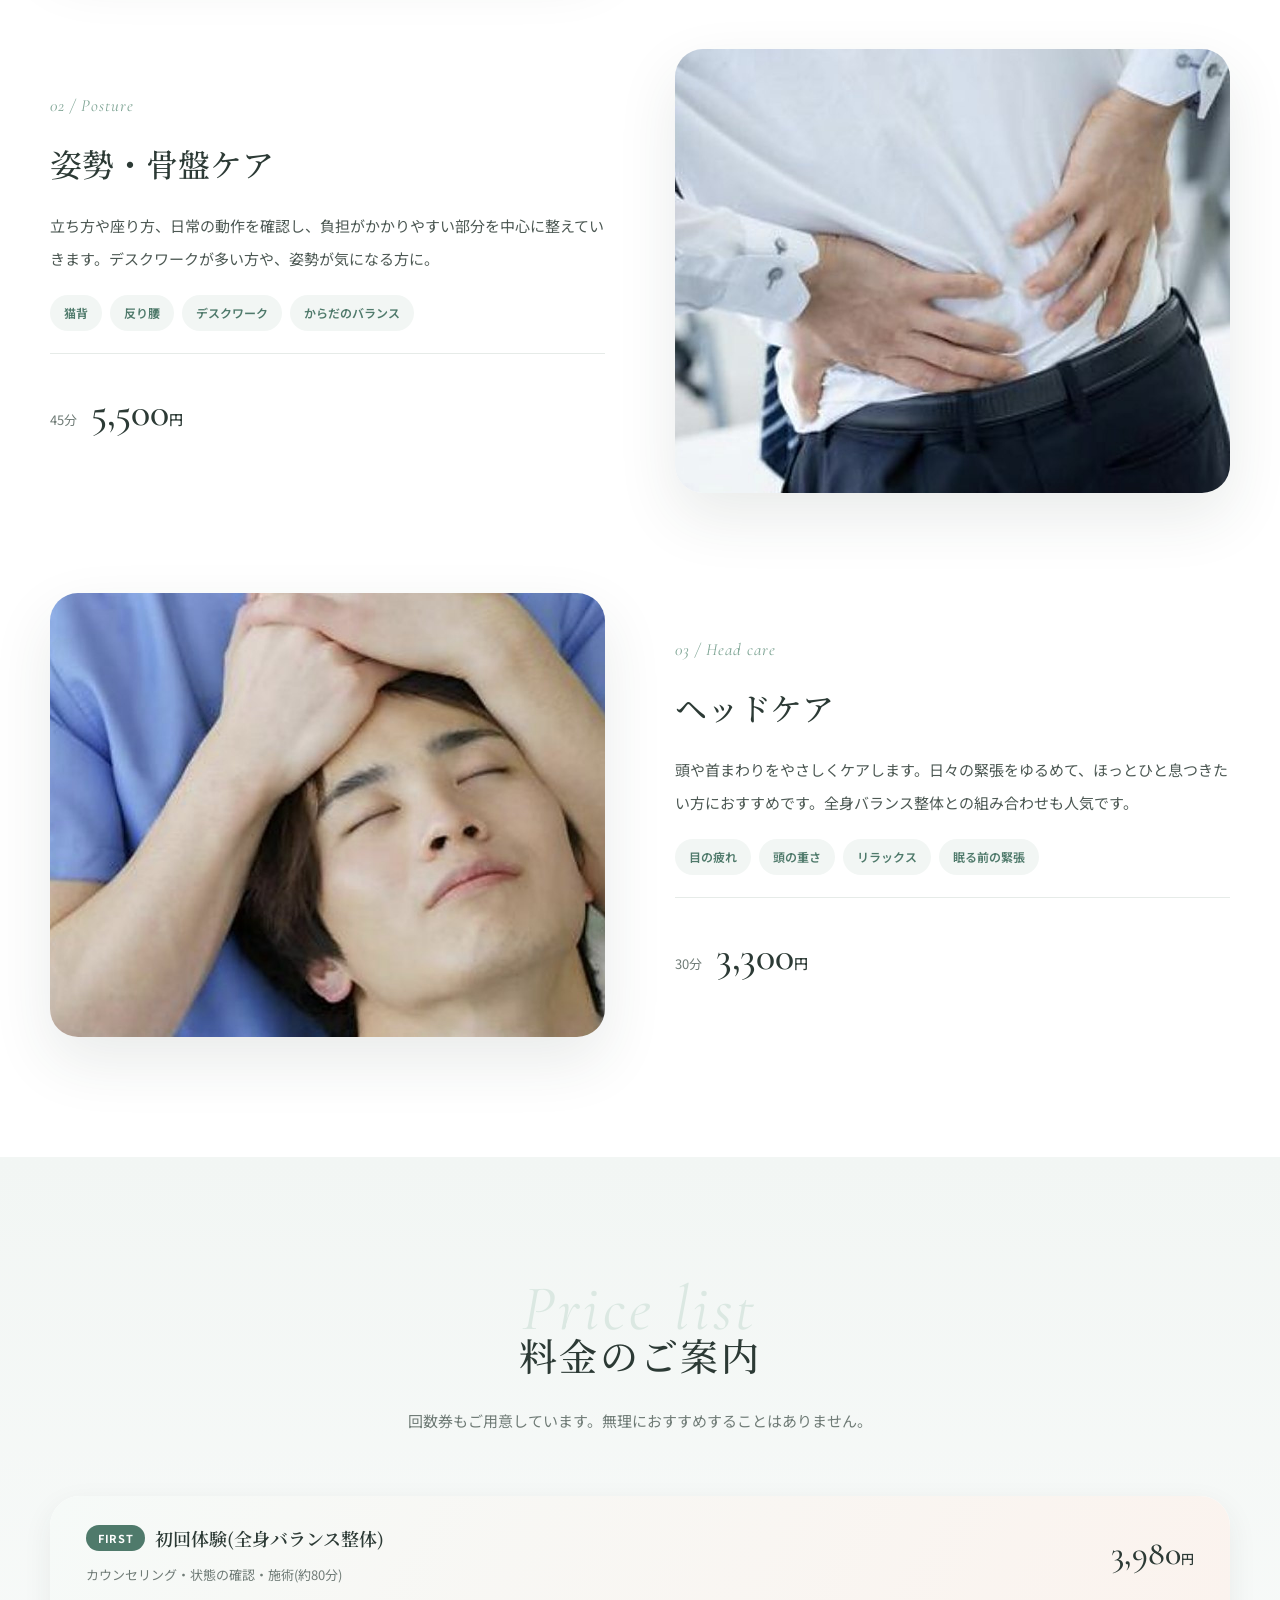
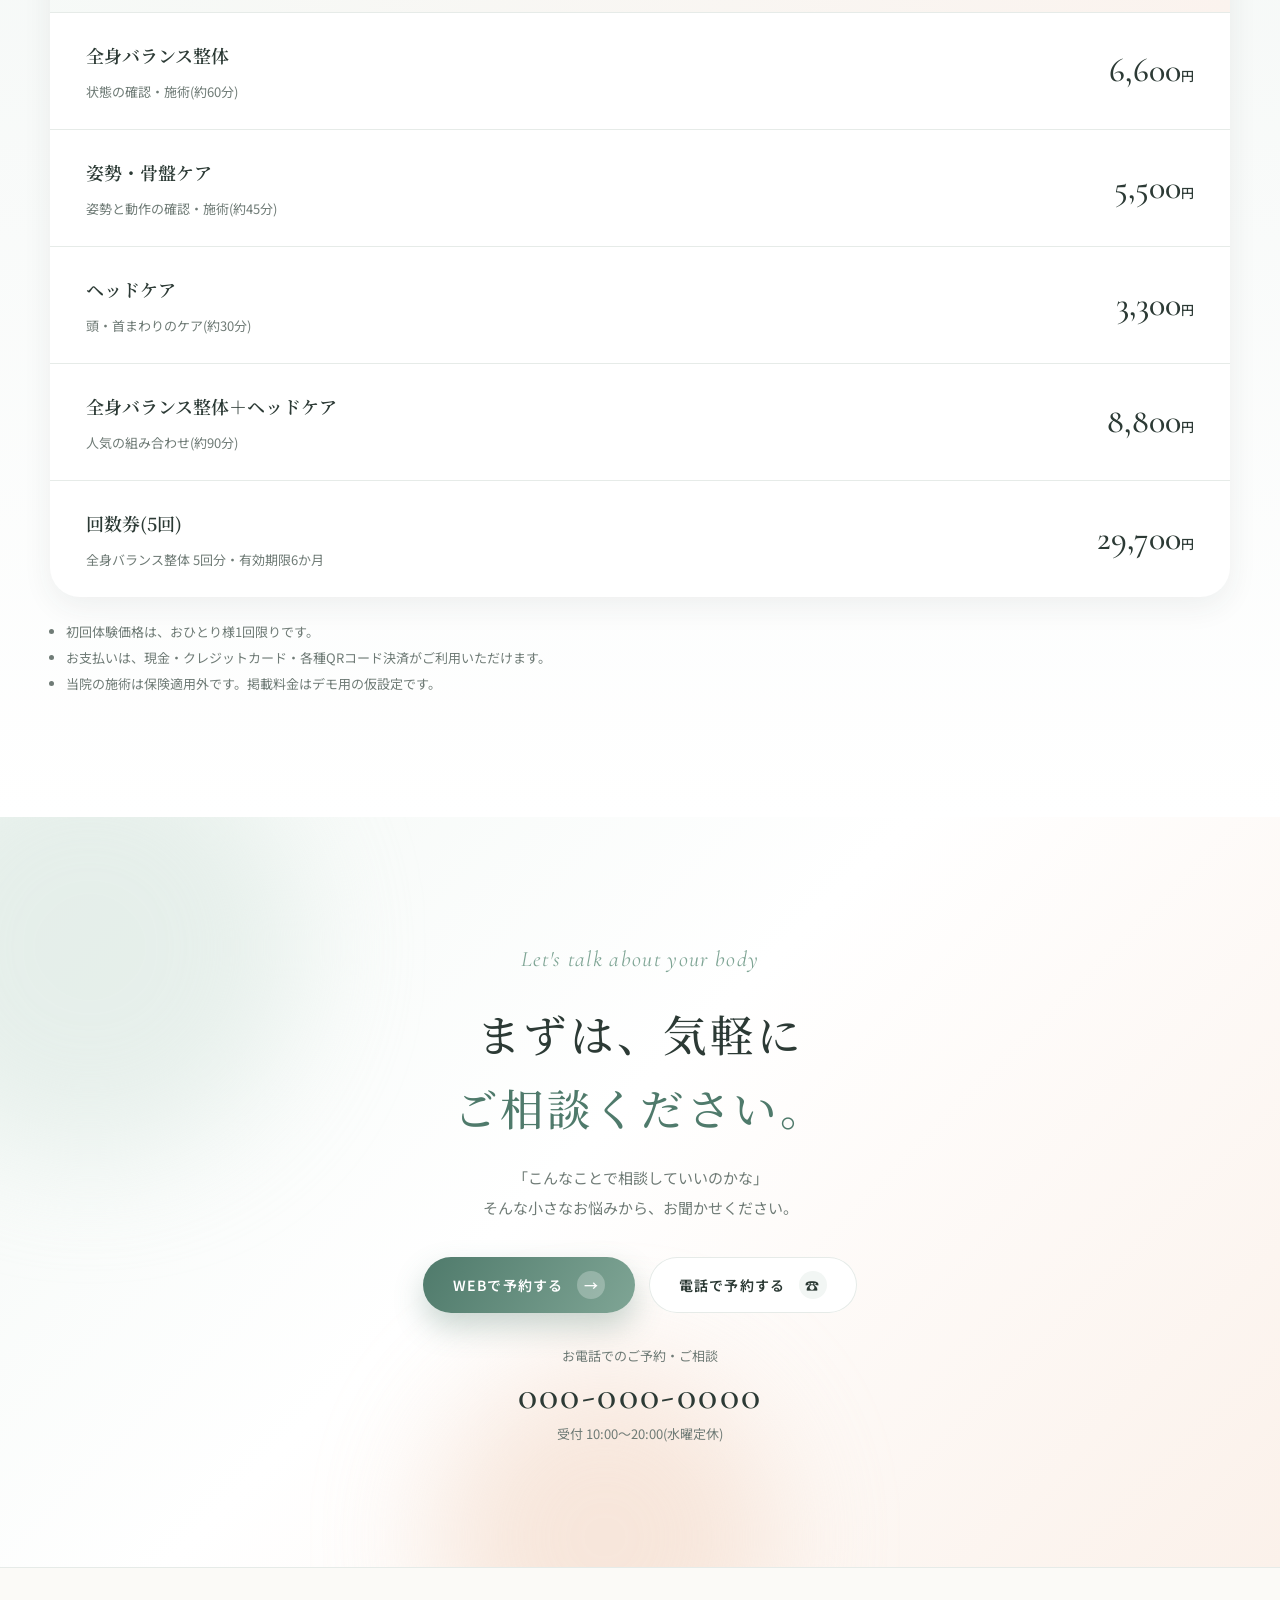
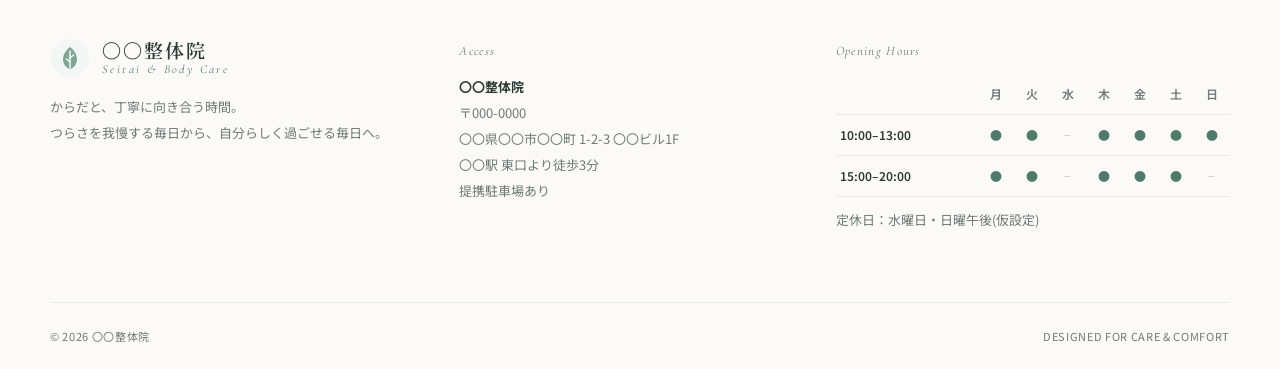
<file: menu.html>
<!doctype html>
<html lang="ja">
<head>
  <meta charset="utf-8">
  <meta name="viewport" content="width=device-width, initial-scale=1">
  <meta name="description" content="〇〇整体院の施術メニューと料金のご案内です。">
  <meta name="theme-color" content="#ffffff">
  <title>施術メニュー・料金｜〇〇整体院</title>
  <link rel="preconnect" href="https://fonts.googleapis.com">
  <link rel="preconnect" href="https://fonts.gstatic.com" crossorigin>
  <link href="https://fonts.googleapis.com/css2?family=Cormorant+Garamond:ital,wght@0,500;1,400;1,500&family=Noto+Sans+JP:wght@400;500;600;700&family=Noto+Serif+JP:wght@500;600&display=swap" rel="stylesheet">
  <link rel="stylesheet" href="site.css">
  <script src="site.js" defer></script>
</head>
<body id="top">
  <div class="loader" aria-hidden="true"><div class="lmark"><svg viewBox="0 0 40 40" aria-hidden="true"><circle cx="20" cy="20" r="19" fill="#f2f6f4"/><path d="M20 9c5 4 7 8.5 7 12.5S24 30 20 31c-4-1-7-5.5-7-9.5S15 13 20 9z" fill="#7fa595"/><path d="M20 13v17" stroke="#fff" stroke-width="1.4" stroke-linecap="round"/><path d="M20 20l3.5-3M20 24l-3.5-3" stroke="#fff" stroke-width="1.2" stroke-linecap="round"/></svg><span>SEITAI &amp; BODY CARE</span></div><div class="lbar"><i></i></div></div>
  <div class="demo-bar"><b>制作デモサイト</b>｜合同会社ライズカラーが制作したサンプルです。院名・電話番号・住所・料金・お客様の声は仮のものです。</div>
  <header class="header">
    <div class="wrap header-in">
      <a class="brand" href="index.html" aria-label="〇〇整体院 トップ"><svg viewBox="0 0 40 40" aria-hidden="true"><circle cx="20" cy="20" r="19" fill="#f2f6f4"/><path d="M20 9c5 4 7 8.5 7 12.5S24 30 20 31c-4-1-7-5.5-7-9.5S15 13 20 9z" fill="#7fa595"/><path d="M20 13v17" stroke="#fff" stroke-width="1.4" stroke-linecap="round"/><path d="M20 20l3.5-3M20 24l-3.5-3" stroke="#fff" stroke-width="1.2" stroke-linecap="round"/></svg><span class="brand-t"><strong>〇〇整体院</strong><small>Seitai &amp; Body Care</small></span></a>
      <button class="menu-btn" aria-label="メニューを開く" aria-expanded="false"><span></span><span></span></button>
      <nav class="nav" aria-label="メインメニュー"><a href="about.html">当院について</a><a href="menu.html" aria-current="page">施術メニュー</a><a href="first.html">初めての方へ</a><a href="about.html#access">アクセス</a><a class="btn btn-main btn-sm" href="contact.html">ご予約・ご相談 <i>→</i></a></nav>
    </div>
  </header>
  <main>
    <section class="page-hero">
      <span class="blob b1"></span><span class="blob b2"></span>
      <div class="wrap">
        <div>
          <div class="crumb fade-up"><a href="index.html">HOME</a> / 施術メニュー・料金</div>
          <p class="hero-kicker fade-up">Treatment menu</p>
          <h1 class="fade-up">今のあなたに合う<br><em>ケアをご提案。</em></h1>
          <p class="lead fade-up">お悩みやからだの状態を伺い、適したメニューをご案内します。どれを選べばいいか迷ったときは、カウンセリングでご相談ください。</p>
        </div>
        <div class="ph-photo"><img src="assets/head-hd.jpg" alt="" style="object-position:center 30%"></div>
      </div>
    </section>

    <section class="sec">
      <div class="wrap">
        <div class="head center rv"><span class="en">Our care</span><h2>施術メニュー</h2><p>表示はすべて税込です。施術時間には着替えの時間は含まれません。</p></div>
        <div class="menu-detail"><div class="reveal-img"><img src="assets/treat-hd.jpg" alt="" loading="lazy" style="object-position:center 30%"></div><div class="rv"><span class="en" style="color:var(--sage);font-size:17px">01 / Body care</span><h2>全身バランス整体</h2><p>首・肩・腰などのお悩みを伺い、姿勢やからだの動きを確認しながら全身をケアします。初めての方には、まずこちらのメニューをおすすめしています。</p><div class="chips"><span>肩こり</span><span>首まわりのこわばり</span><span>腰の重さ</span><span>背中のハリ</span></div><div class="md-price"><span>60分</span><b>6,600<small>円</small></b></div></div></div><div class="menu-detail rev"><div class="reveal-img"><img src="assets/waist-hd.jpg" alt="" loading="lazy" style="object-position:center 45%"></div><div class="rv"><span class="en" style="color:var(--sage);font-size:17px">02 / Posture</span><h2>姿勢・骨盤ケア</h2><p>立ち方や座り方、日常の動作を確認し、負担がかかりやすい部分を中心に整えていきます。デスクワークが多い方や、姿勢が気になる方に。</p><div class="chips"><span>猫背</span><span>反り腰</span><span>デスクワーク</span><span>からだのバランス</span></div><div class="md-price"><span>45分</span><b>5,500<small>円</small></b></div></div></div><div class="menu-detail"><div class="reveal-img"><img src="assets/head-hd.jpg" alt="" loading="lazy" style="object-position:center 30%"></div><div class="rv"><span class="en" style="color:var(--sage);font-size:17px">03 / Head care</span><h2>ヘッドケア</h2><p>頭や首まわりをやさしくケアします。日々の緊張をゆるめて、ほっとひと息つきたい方におすすめです。全身バランス整体との組み合わせも人気です。</p><div class="chips"><span>目の疲れ</span><span>頭の重さ</span><span>リラックス</span><span>眠る前の緊張</span></div><div class="md-price"><span>30分</span><b>3,300<small>円</small></b></div></div></div>
      </div>
    </section>
    <section class="sec mist">
      <div class="wrap">
        <div class="head center rv"><span class="en">Price list</span><h2>料金のご案内</h2><p>回数券もご用意しています。無理におすすめすることはありません。</p></div>
        <div class="price-list rv"><div class="price-row first"><h3><small>FIRST</small>初回体験(全身バランス整体)</h3><p>カウンセリング・状態の確認・施術(約80分)</p><b>3,980<small>円</small></b></div><div class="price-row"><h3>全身バランス整体</h3><p>状態の確認・施術(約60分)</p><b>6,600<small>円</small></b></div><div class="price-row"><h3>姿勢・骨盤ケア</h3><p>姿勢と動作の確認・施術(約45分)</p><b>5,500<small>円</small></b></div><div class="price-row"><h3>ヘッドケア</h3><p>頭・首まわりのケア(約30分)</p><b>3,300<small>円</small></b></div><div class="price-row"><h3>全身バランス整体＋ヘッドケア</h3><p>人気の組み合わせ(約90分)</p><b>8,800<small>円</small></b></div><div class="price-row"><h3>回数券(5回)</h3><p>全身バランス整体 5回分・有効期限6か月</p><b>29,700<small>円</small></b></div></div>
        <ul class="notes"><li>初回体験価格は、おひとり様1回限りです。</li><li>お支払いは、現金・クレジットカード・各種QRコード決済がご利用いただけます。</li><li>当院の施術は保険適用外です。掲載料金はデモ用の仮設定です。</li></ul>
      </div>
    </section>
    <section class="cta">
      <span class="blob b1"></span><span class="blob b2"></span>
      <div class="wrap">
        <span class="en rv" style="font-size:22px;color:var(--sage)">Let's talk about your body</span>
        <h2 class="rv" style="--i:1">まずは、気軽に<br><em>ご相談ください。</em></h2>
        <p class="rv" style="--i:2">「こんなことで相談していいのかな」<br>そんな小さなお悩みから、お聞かせください。</p>
        <div class="cta-acts rv" style="--i:3"><a class="btn btn-main" href="contact.html">WEBで予約する <i>→</i></a><a class="btn btn-line" href="tel:0000000000">電話で予約する <i>☎</i></a></div>
        <div class="cta-tel rv" style="--i:4">お電話でのご予約・ご相談<b>000-000-0000</b>受付 10:00〜20:00(水曜定休)</div>
      </div>
    </section>
  </main>
  <footer class="footer">
    <div class="wrap footer-in">
      <div><a class="brand" href="index.html"><svg viewBox="0 0 40 40" aria-hidden="true"><circle cx="20" cy="20" r="19" fill="#f2f6f4"/><path d="M20 9c5 4 7 8.5 7 12.5S24 30 20 31c-4-1-7-5.5-7-9.5S15 13 20 9z" fill="#7fa595"/><path d="M20 13v17" stroke="#fff" stroke-width="1.4" stroke-linecap="round"/><path d="M20 20l3.5-3M20 24l-3.5-3" stroke="#fff" stroke-width="1.2" stroke-linecap="round"/></svg><span class="brand-t"><strong>〇〇整体院</strong><small>Seitai &amp; Body Care</small></span></a><p style="margin-top:16px">からだと、丁寧に向き合う時間。<br>つらさを我慢する毎日から、自分らしく過ごせる毎日へ。</p></div>
      <div><p class="f-label">Access</p><p><b style="color:var(--ink)">〇〇整体院</b><br>〒000-0000<br>〇〇県〇〇市〇〇町 1-2-3 〇〇ビル1F<br>〇〇駅 東口より徒歩3分<br>提携駐車場あり</p></div>
      <div><p class="f-label">Opening Hours</p><table class="hours"><thead><tr><th></th><th>月</th><th>火</th><th>水</th><th>木</th><th>金</th><th>土</th><th>日</th></tr></thead><tbody><tr><th>10:00–13:00</th><td class="o">●</td><td class="o">●</td><td class="x">−</td><td class="o">●</td><td class="o">●</td><td class="o">●</td><td class="o">●</td></tr><tr><th>15:00–20:00</th><td class="o">●</td><td class="o">●</td><td class="x">−</td><td class="o">●</td><td class="o">●</td><td class="o">●</td><td class="x">−</td></tr></tbody></table><p style="margin-top:10px">定休日：水曜日・日曜午後(仮設定)</p></div>
    </div>
    <div class="wrap footer-bottom"><span>© <span id="year">2026</span> 〇〇整体院</span><span>DESIGNED FOR CARE &amp; COMFORT</span></div>
  </footer>
  <a class="to-top" href="#top" aria-label="ページの先頭へ">↑</a>
  <div class="sp-cta"><a href="tel:0000000000"><small>お電話で相談</small>000-000-0000</a><a href="contact.html"><small>24時間受付</small>WEB予約 →</a></div>
</body>
</html>
</file>
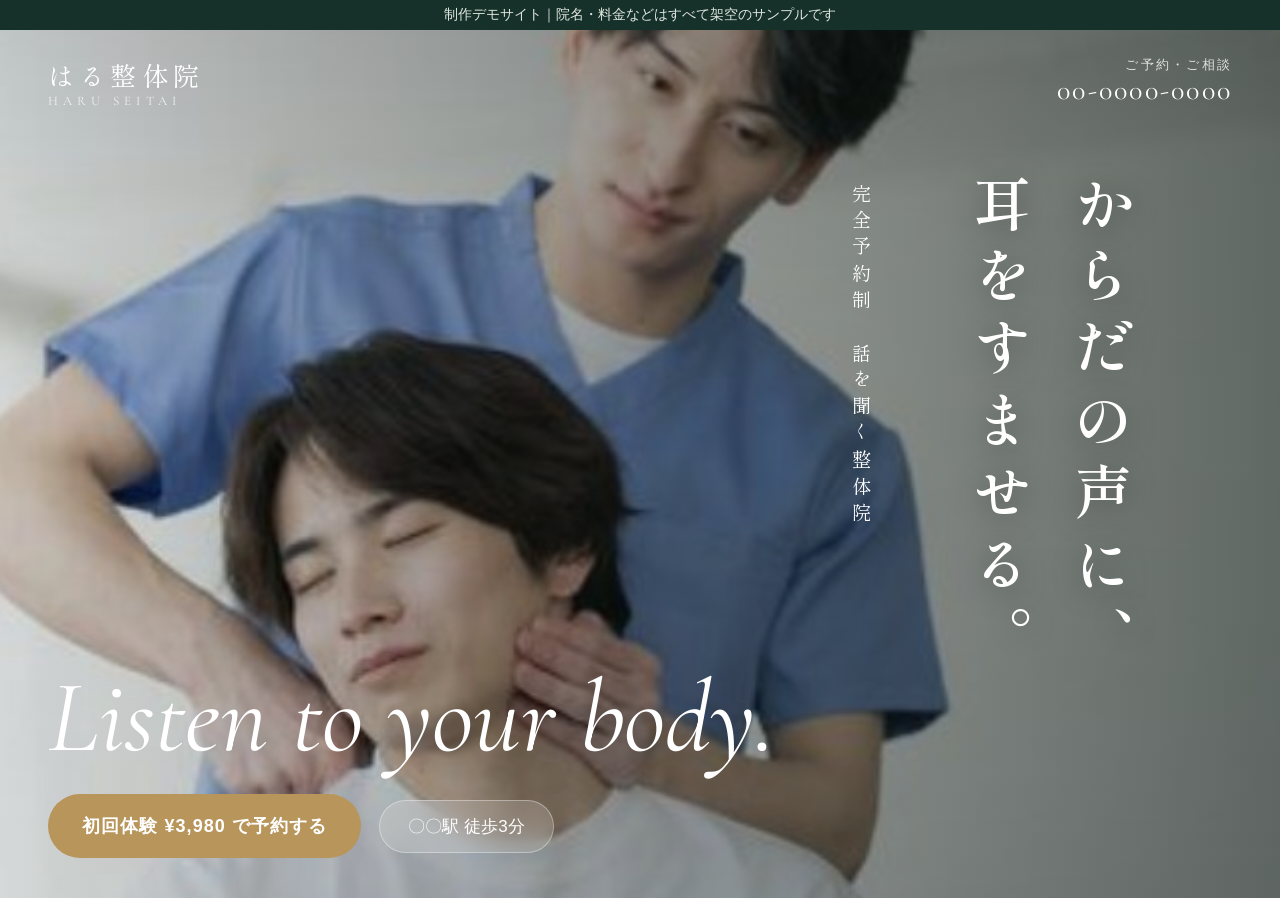
<file: samples/a.html>
<!doctype html><html lang="ja"><head><meta charset="utf-8"><meta name="viewport" content="width=device-width,initial-scale=1">
<link href="https://fonts.googleapis.com/css2?family=Cormorant+Garamond:ital,wght@0,500;0,600;1,500&family=Shippori+Mincho:wght@500;600;700&family=Zen+Kaku+Gothic+New:wght@400;500;700;900&family=Zen+Maru+Gothic:wght@500;700&family=Oswald:wght@500;600&display=swap" rel="stylesheet">
<style>*{box-sizing:border-box;margin:0;padding:0}a{color:inherit;text-decoration:none}body{font-family:"Zen Kaku Gothic New",sans-serif;overflow-x:hidden}
.demo{background:#16302a;color:#dfe7df;font-size:14px;text-align:center;padding:6px}
.shine{position:relative;overflow:hidden}.shine:before{content:"";position:absolute;top:-20%;left:-60%;width:40%;height:140%;background:linear-gradient(100deg,transparent,rgba(255,255,255,.55),transparent);transform:skewX(-22deg);animation:sh 5.5s ease-in-out infinite}@keyframes sh{0%,62%{left:-60%}100%{left:140%}}
.up{opacity:0;transform:translateY(26px);animation:up 1.8s cubic-bezier(.22,.61,.36,1) forwards}@keyframes up{to{opacity:1;transform:none}}
.d1{animation-delay:.4s}.d2{animation-delay:.9s}.d3{animation-delay:1.4s}.d4{animation-delay:1.9s}.d5{animation-delay:2.4s}
</style><style>
.h{position:relative;height:calc(100vh - 32px);min-height:620px;overflow:hidden;color:#fff;background:#1d2a26}
.p{position:absolute;inset:0;background-size:cover;background-position:center;opacity:0;transform:scale(1.15);transition:opacity 3s ease,transform 12s linear}
.p.on{opacity:1;transform:scale(1.02)}
.h:after{content:"";position:absolute;inset:0;background:linear-gradient(90deg,rgba(14,26,22,.15),rgba(14,26,22,.62))}
header{position:absolute;z-index:3;top:0;left:0;right:0;display:flex;align-items:center;justify-content:space-between;padding:26px 48px}
.logo{font-family:"Shippori Mincho";font-size:26px;letter-spacing:.2em}.logo small{display:block;font-family:"Cormorant Garamond";font-size:13px;letter-spacing:.4em;opacity:.8}
.tel{font-family:"Cormorant Garamond";font-size:28px;letter-spacing:.08em;text-align:right;line-height:1.2}.tel small{display:block;font-family:inherit;font-size:13px;opacity:.8}
.v{position:absolute;z-index:3;right:10vw;top:16vh;writing-mode:vertical-rl;font-family:"Shippori Mincho";font-weight:600;font-size:clamp(40px,4.6vw,66px);line-height:1.7;letter-spacing:.22em;text-shadow:0 4px 30px rgba(0,0,0,.35)}
.vs{position:absolute;z-index:3;right:calc(10vw + 270px);top:17vh;writing-mode:vertical-rl;font-family:"Shippori Mincho";font-size:19px;letter-spacing:.4em;line-height:2.2}
.en{position:absolute;z-index:3;left:48px;bottom:130px;font-family:"Cormorant Garamond";font-style:italic;font-size:clamp(60px,8vw,120px);line-height:1;opacity:.92}
.box{position:absolute;z-index:3;left:48px;bottom:40px;display:flex;gap:18px;align-items:center}
.btn{display:inline-flex;align-items:center;height:64px;padding:0 34px;border-radius:999px;background:#b8955a;color:#fff;font-size:18px;font-weight:700;letter-spacing:.06em}
.gl{background:rgba(255,255,255,.16);backdrop-filter:blur(12px);border:1px solid rgba(255,255,255,.35);border-radius:999px;padding:14px 28px;font-size:17px}
</style></head><body><div class="demo">制作デモサイト｜院名・料金などはすべて架空のサンプルです</div><section class="h">
<div class="p on" style="background-image:url(../assets/treat.jpg)"></div><div class="p" style="background-image:url(../assets/head.jpg)"></div><div class="p" style="background-image:url(../assets/counsel.jpg)"></div>
<header class="up"><div class="logo">はる整体院<small>HARU SEITAI</small></div><div class="tel"><small>ご予約・ご相談</small>00-0000-0000</div></header>
<p class="v up d1">からだの声に、<br>耳をすませる。</p>
<p class="vs up d2">完全予約制　話を聞く整体院</p>
<p class="en up d3">Listen to your body.</p>
<div class="box up d4"><a class="btn shine" href="#">初回体験 ¥3,980 で予約する</a><span class="gl">〇〇駅 徒歩3分</span></div>
</section><script>var p=document.querySelectorAll('.p'),i=0;setInterval(function(){p[i].classList.remove('on');i=(i+1)%p.length;p[i].classList.add('on')},7500)</script></body></html>
</file>
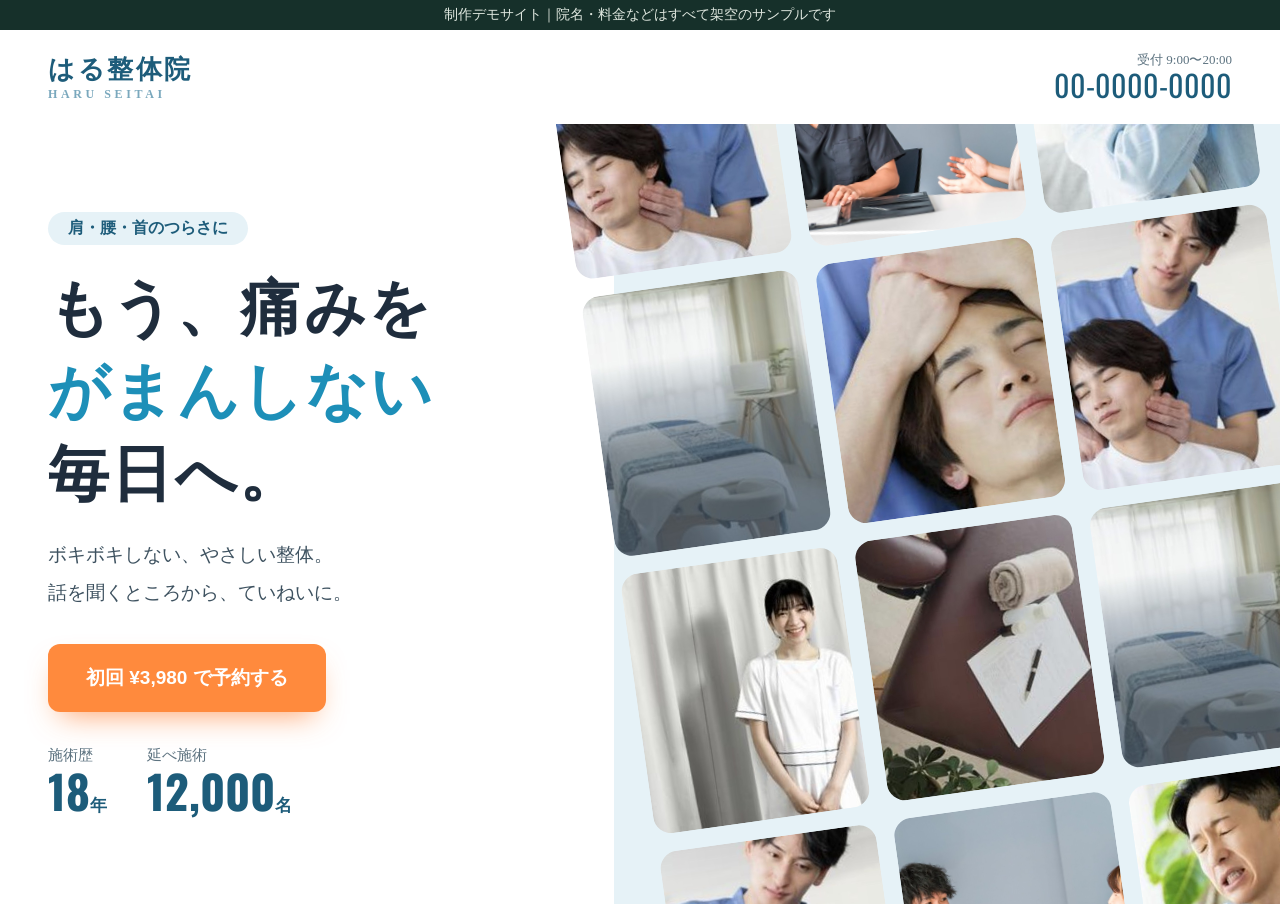
<file: samples/b.html>
<!doctype html><html lang="ja"><head><meta charset="utf-8"><meta name="viewport" content="width=device-width,initial-scale=1">
<link href="https://fonts.googleapis.com/css2?family=Cormorant+Garamond:ital,wght@0,500;0,600;1,500&family=Shippori+Mincho:wght@500;600;700&family=Zen+Kaku+Gothic+New:wght@400;500;700;900&family=Zen+Maru+Gothic:wght@500;700&family=Oswald:wght@500;600&display=swap" rel="stylesheet">
<style>*{box-sizing:border-box;margin:0;padding:0}a{color:inherit;text-decoration:none}body{font-family:"Zen Kaku Gothic New",sans-serif;overflow-x:hidden}
.demo{background:#16302a;color:#dfe7df;font-size:14px;text-align:center;padding:6px}
.shine{position:relative;overflow:hidden}.shine:before{content:"";position:absolute;top:-20%;left:-60%;width:40%;height:140%;background:linear-gradient(100deg,transparent,rgba(255,255,255,.55),transparent);transform:skewX(-22deg);animation:sh 5.5s ease-in-out infinite}@keyframes sh{0%,62%{left:-60%}100%{left:140%}}
.up{opacity:0;transform:translateY(26px);animation:up 1.8s cubic-bezier(.22,.61,.36,1) forwards}@keyframes up{to{opacity:1;transform:none}}
.d1{animation-delay:.4s}.d2{animation-delay:.9s}.d3{animation-delay:1.4s}.d4{animation-delay:1.9s}.d5{animation-delay:2.4s}
</style><style>
body{background:#fff;color:#1f2d3d}
header{display:flex;align-items:center;justify-content:space-between;padding:22px 48px}
.logo{font-family:"Zen Maru Gothic";font-weight:700;font-size:26px;color:#1d5c7a;letter-spacing:.1em}.logo small{display:block;font-size:12px;letter-spacing:.3em;color:#7aa8bd}
.tel{font-family:"Oswald";font-size:30px;color:#1d5c7a;text-align:right;line-height:1.1}.tel small{display:block;font-family:"Zen Kaku Gothic New";font-size:13px;color:#5d7380}
.h{position:relative;height:calc(100vh - 120px);min-height:560px;overflow:hidden;display:grid;grid-template-columns:1fr 1.05fr;align-items:center;align-content:center}
.txt{padding-left:48px;position:relative;z-index:2}
.badge{display:inline-block;background:#e6f2f7;color:#1d5c7a;border-radius:999px;padding:6px 20px;font-size:16px;font-weight:700}
h1{margin:22px 0 20px;font-weight:900;font-size:clamp(44px,4.8vw,72px);line-height:1.35;letter-spacing:.04em;color:#1f2d3d}
h1 b{color:#1d8fb8}
.lead{font-size:19px;line-height:2;color:#3e5260}
.btn{margin-top:32px;display:inline-flex;align-items:center;height:68px;padding:0 38px;border-radius:12px;background:#ff8a3d;color:#fff;font-size:19px;font-weight:700;box-shadow:0 14px 30px -12px rgba(255,120,40,.7)}
.cols{position:absolute;right:-2%;top:-20%;width:54%;height:140%;display:flex;gap:18px;transform:rotate(-8deg)}
.col{flex:1;display:flex;flex-direction:column;gap:18px;animation:fl 60s linear infinite}
.col.r{animation-direction:reverse}
.col img{width:100%;aspect-ratio:3/3.6;object-fit:cover;border-radius:18px}
@keyframes fl{from{transform:translateY(0)}to{transform:translateY(-50%)}}
.num{margin-top:34px;display:flex;gap:40px}
.num div{font-size:15px;color:#5d7380}.num strong{display:block;font-family:"Oswald";font-size:46px;color:#1d5c7a;line-height:1.1}.num i{font-style:normal;font-size:17px}
.h:before{content:"";position:absolute;right:0;top:0;bottom:0;width:52%;background:#e6f2f7}
</style></head><body><div class="demo">制作デモサイト｜院名・料金などはすべて架空のサンプルです</div><header class="up"><div class="logo">はる整体院<small>HARU SEITAI</small></div><div class="tel"><small>受付 9:00〜20:00</small>00-0000-0000</div></header>
<section class="h"><div class="txt"><span class="badge up d1">肩・腰・首のつらさに</span><h1 class="up d2">もう、痛みを<br><b>がまんしない</b><br>毎日へ。</h1><p class="lead up d3">ボキボキしない、やさしい整体。<br>話を聞くところから、ていねいに。</p><a class="btn shine up d4" href="#">初回 ¥3,980 で予約する</a><div class="num up d5"><div>施術歴<strong>18<i>年</i></strong></div><div>延べ施術<strong>12,000<i>名</i></strong></div></div></div>
<div class="cols"><div class="col"><img src="../assets/treat.jpg"><img src="../assets/room.jpg"><img src="../assets/staff.jpg"><img src="../assets/treat.jpg"><img src="../assets/room.jpg"><img src="../assets/staff.jpg"></div><div class="col r"><img src="../assets/counsel.jpg"><img src="../assets/head.jpg"><img src="../assets/table.jpg"><img src="../assets/counsel.jpg"><img src="../assets/head.jpg"><img src="../assets/table.jpg"></div><div class="col"><img src="../assets/shoulder.jpg"><img src="../assets/treat.jpg"><img src="../assets/room.jpg"><img src="../assets/shoulder.jpg"><img src="../assets/treat.jpg"><img src="../assets/room.jpg"></div></div></section></body></html>
</file>
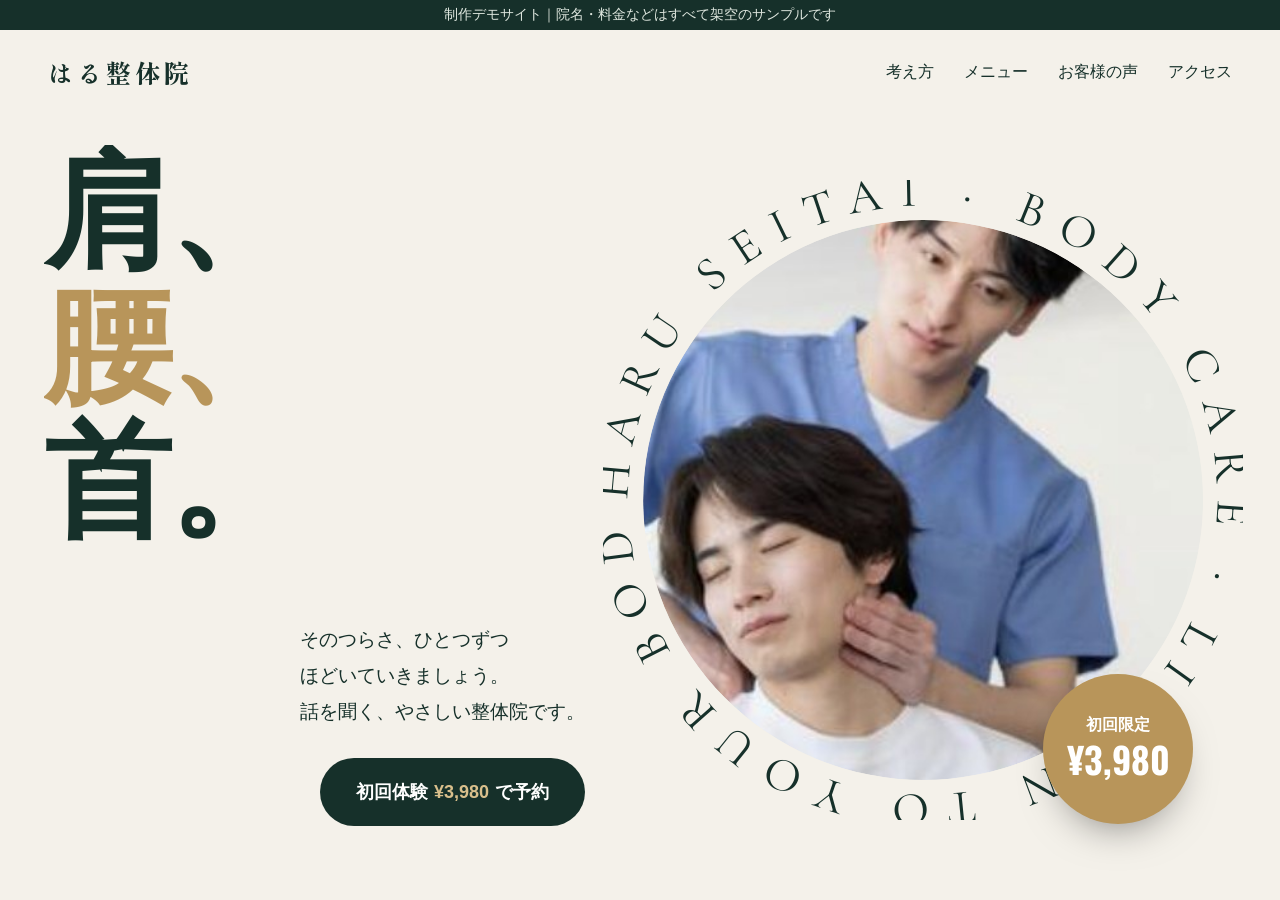
<file: samples/c.html>
<!doctype html><html lang="ja"><head><meta charset="utf-8"><meta name="viewport" content="width=device-width,initial-scale=1">
<link href="https://fonts.googleapis.com/css2?family=Cormorant+Garamond:ital,wght@0,500;0,600;1,500&family=Shippori+Mincho:wght@500;600;700&family=Zen+Kaku+Gothic+New:wght@400;500;700;900&family=Zen+Maru+Gothic:wght@500;700&family=Oswald:wght@500;600&display=swap" rel="stylesheet">
<style>*{box-sizing:border-box;margin:0;padding:0}a{color:inherit;text-decoration:none}body{font-family:"Zen Kaku Gothic New",sans-serif;overflow-x:hidden}
.demo{background:#16302a;color:#dfe7df;font-size:14px;text-align:center;padding:6px}
.shine{position:relative;overflow:hidden}.shine:before{content:"";position:absolute;top:-20%;left:-60%;width:40%;height:140%;background:linear-gradient(100deg,transparent,rgba(255,255,255,.55),transparent);transform:skewX(-22deg);animation:sh 5.5s ease-in-out infinite}@keyframes sh{0%,62%{left:-60%}100%{left:140%}}
.up{opacity:0;transform:translateY(26px);animation:up 1.8s cubic-bezier(.22,.61,.36,1) forwards}@keyframes up{to{opacity:1;transform:none}}
.d1{animation-delay:.4s}.d2{animation-delay:.9s}.d3{animation-delay:1.4s}.d4{animation-delay:1.9s}.d5{animation-delay:2.4s}
</style><style>
body{background:#f4f1ea;color:#16302a}
header{display:flex;align-items:center;justify-content:space-between;padding:24px 48px}
.logo{font-family:"Shippori Mincho";font-weight:700;font-size:25px;letter-spacing:.16em}
.nav{display:flex;gap:30px;font-size:16px;font-weight:500}
.h{position:relative;height:calc(100vh - 128px);min-height:560px;overflow:hidden}
.big{position:absolute;left:44px;top:4%;font-weight:900;font-size:clamp(80px,10vw,150px);line-height:1.05;letter-spacing:-.02em;z-index:1}
.big span{display:block;overflow:hidden}.big span i{display:inline-block;font-style:normal;transform:translateY(105%);animation:ri 1.8s cubic-bezier(.22,.61,.36,1) forwards}
.big span:nth-child(2) i{animation-delay:.4s;color:#b8955a}.big span:nth-child(3) i{animation-delay:.8s}
@keyframes ri{to{transform:none}}
.circle{position:absolute;right:6vw;top:50%;width:min(46vw,560px);aspect-ratio:1;border-radius:50%;overflow:hidden;transform:translateY(-50%);z-index:2;clip-path:circle(0% at 50% 50%);animation:cc 2.6s cubic-bezier(.22,.61,.36,1) .6s forwards}
@keyframes cc{to{clip-path:circle(50% at 50% 50%)}}
.circle img{width:100%;height:100%;object-fit:cover;animation:zm 14s linear infinite alternate}@keyframes zm{to{transform:scale(1.12)}}
.ring{position:absolute;right:calc(6vw - 40px);top:50%;width:calc(min(46vw,560px) + 80px);aspect-ratio:1;transform:translateY(-50%);z-index:1;animation:rot 50s linear infinite}
@keyframes rot{to{transform:translateY(-50%) rotate(360deg)}}
.ring text{font-family:"Cormorant Garamond";font-size:15px;letter-spacing:.35em;fill:#16302a}
.side{position:absolute;left:300px;bottom:60px;flex-direction:column;align-items:flex-start;gap:20px;z-index:3;display:flex;align-items:flex-end;gap:28px}
.side p{font-size:19px;line-height:1.9;max-width:22em}
.btn{display:inline-flex;align-items:center;height:68px;padding:0 36px;border-radius:999px;background:#16302a;color:#fff;font-size:18px;font-weight:700;white-space:nowrap}.btn em{font-style:normal;color:#d9bf8c;margin:0 6px}
.badge{position:absolute;z-index:4;right:calc(6vw + 10px);bottom:8%;width:150px;height:150px;border-radius:50%;background:#b8955a;color:#fff;display:grid;place-items:center;text-align:center;line-height:1.3;font-weight:700;font-size:16px;box-shadow:0 20px 40px -20px rgba(0,0,0,.5)}.badge b{display:block;font-family:"Oswald";font-size:36px}
</style></head><body><div class="demo">制作デモサイト｜院名・料金などはすべて架空のサンプルです</div><header class="up"><div class="logo">はる整体院</div><nav class="nav"><a>考え方</a><a>メニュー</a><a>お客様の声</a><a>アクセス</a></nav></header>
<section class="h"><h1 class="big"><span><i>肩、</i></span><span><i>腰、</i></span><span><i>首。</i></span></h1>
<svg class="ring" viewBox="0 0 200 200"><defs><path id="c" d="M100,100 m-92,0 a92,92 0 1,1 184,0 a92,92 0 1,1 -184,0"/></defs><text><textPath href="#c">HARU SEITAI · BODY CARE · LISTEN TO YOUR BODY · SINCE 2008 · </textPath></text></svg>
<div class="circle"><img src="../assets/treat.jpg"></div>
<div class="badge up d4"><div>初回限定<b>¥3,980</b></div></div>
<div class="side up d3"><p>そのつらさ、ひとつずつ<br>ほどいていきましょう。<br>話を聞く、やさしい整体院です。</p><a class="btn shine" href="#">初回体験<em>¥3,980</em>で予約</a></div></section></body></html>
</file>
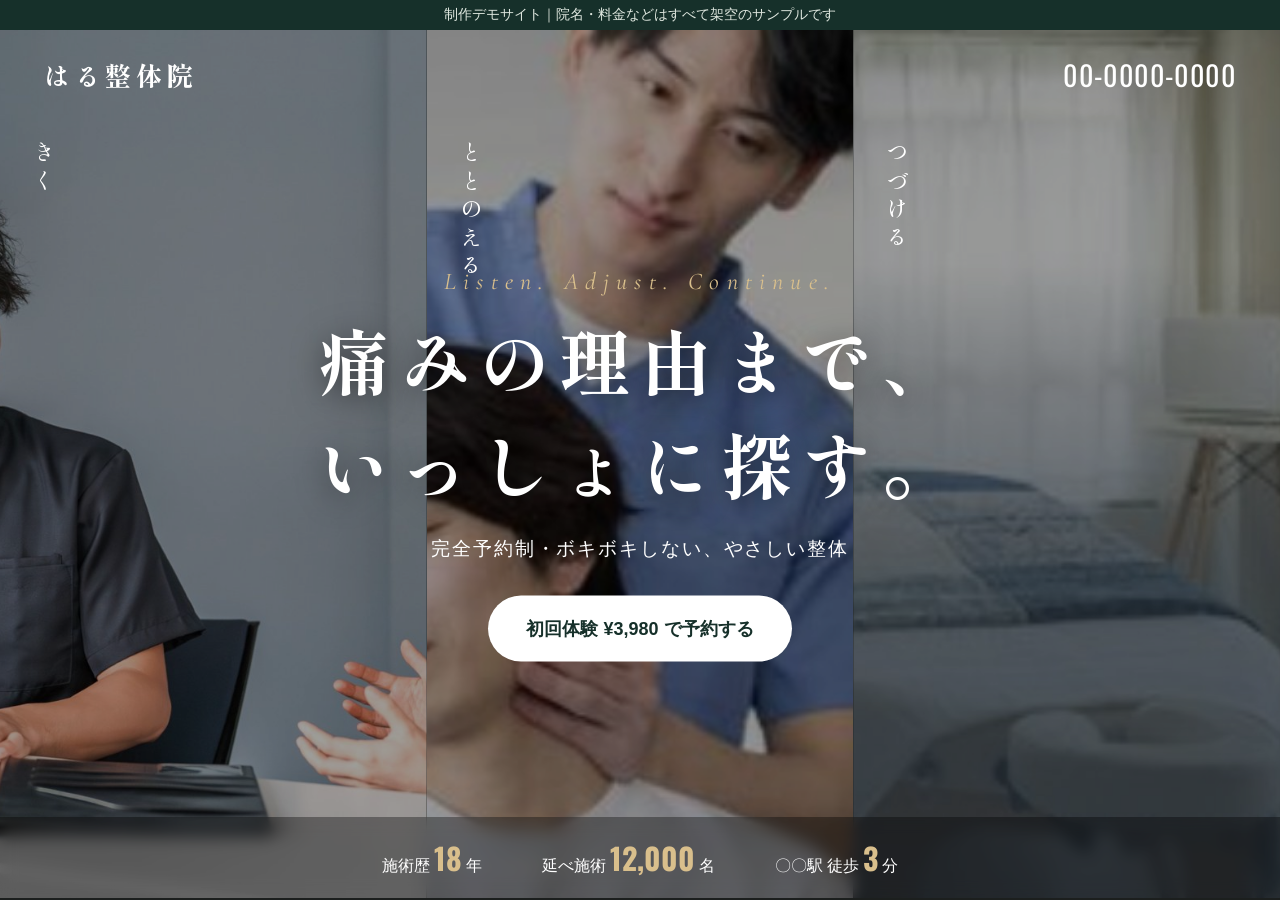
<file: samples/d.html>
<!doctype html><html lang="ja"><head><meta charset="utf-8"><meta name="viewport" content="width=device-width,initial-scale=1">
<link href="https://fonts.googleapis.com/css2?family=Cormorant+Garamond:ital,wght@0,500;0,600;1,500&family=Shippori+Mincho:wght@500;600;700&family=Zen+Kaku+Gothic+New:wght@400;500;700;900&family=Zen+Maru+Gothic:wght@500;700&family=Oswald:wght@500;600&display=swap" rel="stylesheet">
<style>*{box-sizing:border-box;margin:0;padding:0}a{color:inherit;text-decoration:none}body{font-family:"Zen Kaku Gothic New",sans-serif;overflow-x:hidden}
.demo{background:#16302a;color:#dfe7df;font-size:14px;text-align:center;padding:6px}
.shine{position:relative;overflow:hidden}.shine:before{content:"";position:absolute;top:-20%;left:-60%;width:40%;height:140%;background:linear-gradient(100deg,transparent,rgba(255,255,255,.55),transparent);transform:skewX(-22deg);animation:sh 5.5s ease-in-out infinite}@keyframes sh{0%,62%{left:-60%}100%{left:140%}}
.up{opacity:0;transform:translateY(26px);animation:up 1.8s cubic-bezier(.22,.61,.36,1) forwards}@keyframes up{to{opacity:1;transform:none}}
.d1{animation-delay:.4s}.d2{animation-delay:.9s}.d3{animation-delay:1.4s}.d4{animation-delay:1.9s}.d5{animation-delay:2.4s}
</style><style>
body{background:#1c1f1e;color:#fff}
.h{position:relative;height:calc(100vh - 32px);min-height:620px;display:grid;grid-template-columns:repeat(3,1fr);overflow:hidden}
.panel{position:relative;overflow:hidden;clip-path:inset(0 0 100% 0);animation:pn 2.2s cubic-bezier(.22,.61,.36,1) forwards}
.panel:nth-child(2){animation-delay:.35s}.panel:nth-child(3){animation-delay:.7s}
@keyframes pn{to{clip-path:inset(0 0 0 0)}}
.panel img{width:100%;height:100%;object-fit:cover;filter:brightness(.62);animation:zm 16s linear infinite alternate}@keyframes zm{to{transform:scale(1.12)}}
.panel span{position:absolute;left:28px;top:110px;font-family:"Shippori Mincho";font-size:22px;letter-spacing:.3em;writing-mode:vertical-rl}
header{position:absolute;z-index:3;top:0;left:0;right:0;display:flex;justify-content:space-between;align-items:center;padding:24px 44px}
.logo{font-family:"Shippori Mincho";font-weight:700;font-size:26px;letter-spacing:.18em}
.tel{font-family:"Oswald";font-size:28px;letter-spacing:.05em}
.mid{position:absolute;z-index:3;left:50%;top:50%;transform:translate(-50%,-50%);text-align:center;width:100%}
.mid small{display:block;font-family:"Cormorant Garamond";font-style:italic;font-size:24px;letter-spacing:.3em;color:#d9bf8c;margin-bottom:12px}
.mid h1{font-family:"Shippori Mincho";font-weight:700;font-size:clamp(46px,5.6vw,84px);line-height:1.45;letter-spacing:.12em;text-shadow:0 4px 30px rgba(0,0,0,.5)}
.mid p{margin-top:20px;font-size:19px;letter-spacing:.1em}
.btn{margin-top:34px;display:inline-flex;align-items:center;height:66px;padding:0 38px;border-radius:999px;background:#fff;color:#16302a;font-size:18px;font-weight:700}
.line{position:absolute;z-index:3;left:0;right:0;bottom:0;display:flex;justify-content:center;gap:60px;padding:18px;background:rgba(0,0,0,.35);backdrop-filter:blur(8px);font-size:16px}
.line b{font-family:"Oswald";font-size:30px;color:#d9bf8c;margin:0 4px}
</style></head><body><div class="demo">制作デモサイト｜院名・料金などはすべて架空のサンプルです</div><section class="h">
<div class="panel"><img src="../assets/counsel.jpg"><span>きく</span></div><div class="panel"><img src="../assets/treat.jpg"><span>ととのえる</span></div><div class="panel"><img src="../assets/room.jpg"><span>つづける</span></div>
<header class="up d2"><div class="logo">はる整体院</div><div class="tel">00-0000-0000</div></header>
<div class="mid"><small class="up d3">Listen. Adjust. Continue.</small><h1 class="up d3">痛みの理由まで、<br>いっしょに探す。</h1><p class="up d4">完全予約制・ボキボキしない、やさしい整体</p><a class="btn shine up d5" href="#">初回体験 ¥3,980 で予約する</a></div>
<div class="line up d5"><span>施術歴<b>18</b>年</span><span>延べ施術<b>12,000</b>名</span><span>〇〇駅 徒歩<b>3</b>分</span></div>
</section></body></html>
</file>
<file: site.css>
@charset "UTF-8";
/* =========================================================
   〇〇整体院 デモ v2 — 白を基調にした、やわらかく動くデザイン
   ========================================================= */
:root{
  --white:#ffffff;
  --paper:#fbfaf7;
  --mist:#f2f6f4;
  --sage:#7fa595;
  --sage-d:#4f7a6b;
  --sage-l:#dbe8e2;
  --peach:#f3d9c8;
  --gold:#c9ad7f;
  --ink:#2c3a35;
  --muted:#6f7b76;
  --line:#e6ebe8;
  --serif:"Noto Serif JP",serif;
  --sans:"Noto Sans JP",sans-serif;
  --en:"Cormorant Garamond",serif;
  --ease:cubic-bezier(.22,.8,.24,1);
  --shadow:0 24px 60px rgba(44,58,53,.10);
  --shadow-s:0 10px 30px rgba(44,58,53,.07);
}
*{box-sizing:border-box}
html{scroll-behavior:smooth;scroll-padding-top:96px}
html,body{overflow-x:clip}
body{margin:0;background:var(--white);color:var(--ink);font-family:var(--sans);font-size:15px;line-height:2;-webkit-font-smoothing:antialiased}
img{display:block;max-width:100%}
a{color:inherit;text-decoration:none}
h1,h2,h3,p{margin-top:0}
.wrap{width:min(1180px,calc(100% - 48px));margin-inline:auto}
.en{font-family:var(--en);font-style:italic;letter-spacing:.06em}

/* ---------- デモ表示 ---------- */
.demo-bar{background:var(--mist);color:var(--muted);font-size:11px;text-align:center;padding:6px 16px;line-height:1.6}
.demo-bar b{color:var(--sage-d)}

/* ---------- ローディング ---------- */
.loader{position:fixed;inset:0;z-index:100;background:var(--white);display:grid;place-items:center;transition:transform 1s var(--ease) .2s,opacity .6s ease 1s}
.loader .lmark{display:flex;flex-direction:column;align-items:center;gap:12px;opacity:0;animation:lIn .9s var(--ease) .1s forwards}
.loader .lmark svg{width:54px;height:54px}
.loader .lmark span{font-family:var(--en);font-size:20px;letter-spacing:.3em;color:var(--sage-d)}
.loader .lbar{position:absolute;left:50%;bottom:42%;width:120px;height:1px;background:var(--line);transform:translateX(-50%);overflow:hidden}
.loader .lbar i{position:absolute;inset:0;background:var(--sage);transform:scaleX(0);transform-origin:left;animation:lBar 1s var(--ease) .3s forwards}
.loaded .loader{transform:translateY(-100%);opacity:0;pointer-events:none}
@keyframes lIn{from{opacity:0;transform:translateY(10px)}to{opacity:1;transform:none}}
@keyframes lBar{to{transform:scaleX(1)}}

/* ---------- ヘッダー ---------- */
.header{position:sticky;top:0;z-index:50;background:rgba(255,255,255,.86);-webkit-backdrop-filter:blur(16px);backdrop-filter:blur(16px);transition:box-shadow .3s}
.header.scrolled{box-shadow:0 6px 30px rgba(44,58,53,.07)}
.header-in{height:84px;display:flex;align-items:center;justify-content:space-between;gap:20px}
.brand{display:flex;align-items:center;gap:12px}
.brand svg{width:40px;height:40px;flex-shrink:0}
.brand-t{display:flex;flex-direction:column;line-height:1.3}
.brand-t strong{font-family:var(--serif);font-size:19px;font-weight:600;letter-spacing:.1em}
.brand-t small{font-family:var(--en);font-style:italic;font-size:12px;letter-spacing:.2em;color:var(--sage-d)}
.nav{display:flex;align-items:center;gap:30px;font-size:13px;font-weight:500;letter-spacing:.06em}
.nav>a:not(.btn){position:relative;padding:4px 0}
.nav>a:not(.btn)::after{content:"";position:absolute;left:0;right:0;bottom:-2px;height:1px;background:var(--sage);transform:scaleX(0);transform-origin:right;transition:transform .5s var(--ease)}
.nav>a:not(.btn):hover::after,.nav>a[aria-current="page"]::after{transform:scaleX(1);transform-origin:left}
.nav>a[aria-current="page"]{color:var(--sage-d)}
.menu-btn{display:none;width:46px;height:46px;border:0;background:var(--mist);border-radius:50%;cursor:pointer;position:relative}
.menu-btn span{position:absolute;left:14px;right:14px;height:1.5px;background:var(--ink);transition:transform .4s var(--ease),top .4s var(--ease)}
.menu-btn span:first-child{top:19px}.menu-btn span:last-child{top:26px}
.menu-btn[aria-expanded="true"] span:first-child{top:22px;transform:rotate(30deg)}
.menu-btn[aria-expanded="true"] span:last-child{top:22px;transform:rotate(-30deg)}

/* ---------- ボタン ---------- */
.btn{position:relative;overflow:hidden;display:inline-flex;align-items:center;justify-content:center;gap:14px;min-height:56px;padding:0 30px;border-radius:60px;font-size:14px;font-weight:600;letter-spacing:.08em;transition:transform .35s var(--ease),box-shadow .35s var(--ease);border:0;cursor:pointer;font-family:inherit}
.btn:hover{transform:translateY(-3px)}
.btn i{font-style:normal;display:inline-grid;place-items:center;width:28px;height:28px;border-radius:50%;background:rgba(255,255,255,.25);transition:transform .4s var(--ease)}
.btn:hover i{transform:translateX(4px) rotate(-45deg)}
.btn::before{content:"";position:absolute;top:0;left:-70%;width:45%;height:100%;background:linear-gradient(110deg,transparent,rgba(255,255,255,.55),transparent);transform:skewX(-20deg);animation:shine 4.5s ease-in-out infinite}
@keyframes shine{0%,62%{left:-70%}100%{left:140%}}
.btn-main{background:linear-gradient(120deg,var(--sage-d),var(--sage));color:#fff;box-shadow:0 14px 30px rgba(79,122,107,.3)}
.btn-main:hover{box-shadow:0 20px 40px rgba(79,122,107,.38)}
.btn-line{background:#fff;color:var(--ink);box-shadow:inset 0 0 0 1px var(--line)}
.btn-line::before{display:none}
.btn-line i{background:var(--mist)}
.btn-sm{min-height:46px;padding:0 22px;font-size:13px}
.btn-sm i{width:22px;height:22px;font-size:11px}

/* ---------- ファーストビュー ---------- */
.hero{position:relative;min-height:calc(100vh - 84px - 29px);min-height:calc(100svh - 113px);display:grid;grid-template-columns:1fr 1.05fr;align-items:center;overflow:hidden;background:linear-gradient(180deg,#fff 0%,var(--paper) 100%)}
.hero>*{min-width:0}
.blob{position:absolute;border-radius:50%;filter:blur(60px);opacity:.7;pointer-events:none;animation:drift 18s ease-in-out infinite alternate}
.blob.b1{width:420px;height:420px;background:var(--sage-l);left:-120px;top:-80px}
.blob.b2{width:340px;height:340px;background:var(--peach);left:34%;bottom:-140px;animation-duration:22s;opacity:.55}
.blob.b3{width:260px;height:260px;background:#e7efe9;right:4%;top:6%;animation-duration:16s}
@keyframes drift{0%{transform:translate(0,0) scale(1)}50%{transform:translate(40px,30px) scale(1.08)}100%{transform:translate(-30px,50px) scale(.95)}}
.hero-copy{position:relative;z-index:2;padding:60px 40px 120px max(24px,calc((100vw - 1180px)/2))}
.hero-kicker{display:flex;align-items:center;gap:14px;font-family:var(--en);font-style:italic;font-size:17px;letter-spacing:.14em;color:var(--sage-d);margin-bottom:26px}
.hero-kicker::before{content:"";width:44px;height:1px;background:var(--sage)}
.hero h1{font-family:var(--serif);font-weight:500;font-size:clamp(30px,3.7vw,54px);line-height:1.6;letter-spacing:.08em;margin:0 0 28px}
.hero h1 .ln{display:block;overflow:hidden;white-space:nowrap;padding-bottom:.08em}
.hero h1 .ch{display:inline-block;opacity:0;transform:translateY(60%);filter:blur(6px);transition:opacity .9s var(--ease),transform .9s var(--ease),filter .9s var(--ease)}
.hero h1 em{font-style:normal;color:var(--sage-d);position:relative}
.loaded .hero h1 .ch{opacity:1;transform:none;filter:none}
.hero-lead{font-size:15px;line-height:2.2;color:var(--muted);max-width:470px;margin-bottom:38px}
.hero-actions{display:flex;flex-wrap:wrap;gap:14px;align-items:center}
.hero-badges{display:flex;flex-wrap:wrap;gap:10px;margin-top:40px}
.hero-badges span{display:inline-flex;align-items:center;gap:8px;font-size:12px;font-weight:600;letter-spacing:.04em;padding:9px 16px;border-radius:30px;background:#fff;box-shadow:var(--shadow-s)}
.hero-badges span::before{content:"";width:7px;height:7px;border-radius:50%;background:var(--sage)}
.fade-up{opacity:0;transform:translateY(24px);transition:opacity 1s var(--ease),transform 1s var(--ease)}
.loaded .fade-up{opacity:1;transform:none}
.d1{transition-delay:1.5s!important}.d2{transition-delay:1.7s!important}.d3{transition-delay:1.9s!important}.d4{transition-delay:2.1s!important}

.hero-visual{position:relative;height:100%;min-height:600px;z-index:1;padding:40px max(24px,calc((100vw - 1180px)/2)) 40px 0;display:flex;align-items:center}
.arch{position:relative;width:100%;aspect-ratio:1/1.04;max-height:74vh;margin-left:auto;border-radius:340px 340px 30px 30px;overflow:hidden;box-shadow:0 40px 80px rgba(44,58,53,.16);clip-path:inset(100% 0 0 0 round 340px 340px 30px 30px);transition:clip-path 1.6s var(--ease) .7s}
.loaded .arch{clip-path:inset(0 0 0 0 round 340px 340px 30px 30px)}
.arch img{position:absolute;inset:0;width:100%;height:100%;object-fit:cover;opacity:0;transform:scale(1.12);transition:opacity 1.8s ease,transform 8s ease-out}
.arch img.on{opacity:1;transform:scale(1)}
.arch::after{content:"";position:absolute;inset:0;background:linear-gradient(180deg,rgba(255,255,255,0) 60%,rgba(255,255,255,.18));pointer-events:none}
.mini-photo{position:absolute;left:-40px;bottom:70px;width:34%;aspect-ratio:1;border-radius:50%;overflow:hidden;border:8px solid #fff;box-shadow:var(--shadow);z-index:3;opacity:0;transform:scale(.6);transition:opacity 1s var(--ease) 1.8s,transform 1.2s var(--ease) 1.8s}
.mini-photo img{width:100%;height:100%;object-fit:cover;animation:slowzoom 10s ease-in-out infinite alternate}
@keyframes slowzoom{to{transform:scale(1.12)}}
.loaded .mini-photo{opacity:1;transform:none}
.float-card{position:absolute;right:max(36px,calc((100vw - 1180px)/2 + 20px));top:16%;z-index:3;background:rgba(255,255,255,.88);-webkit-backdrop-filter:blur(10px);backdrop-filter:blur(10px);border-radius:18px;padding:16px 20px;box-shadow:var(--shadow);display:flex;align-items:center;gap:12px;opacity:0;transform:translateY(20px);transition:opacity 1s var(--ease) 2.2s,transform 1s var(--ease) 2.2s;animation:bob 5s ease-in-out 3.2s infinite}
.loaded .float-card{opacity:1;transform:none}
@keyframes bob{50%{translate:0 -10px}}
.float-card .fc-icon{width:42px;height:42px;border-radius:50%;background:var(--sage-l);display:grid;place-items:center;color:var(--sage-d)}
.float-card b{display:block;font-size:13px;line-height:1.5}
.float-card small{font-size:11px;color:var(--muted)}
.rotate-badge{position:absolute;left:-60px;top:12%;z-index:3;width:128px;height:128px;opacity:0;transition:opacity 1s ease 2.4s}
.loaded .rotate-badge{opacity:1}
.rotate-badge svg{width:100%;height:100%;animation:spin 18s linear infinite}
.rotate-badge .rb-center{position:absolute;inset:36px;border-radius:50%;background:linear-gradient(135deg,var(--sage-d),var(--sage));display:grid;place-items:center;color:#fff;font-family:var(--serif);font-size:13px;line-height:1.3;text-align:center;box-shadow:0 10px 24px rgba(79,122,107,.35)}
@keyframes spin{to{transform:rotate(360deg)}}
.slide-dots{position:absolute;right:max(24px,calc((100vw - 1180px)/2));bottom:46px;z-index:3;display:flex;gap:8px}
.slide-dots i{width:22px;height:3px;border-radius:3px;background:rgba(44,58,53,.18);transition:width .5s var(--ease),background .5s}
.slide-dots i.on{width:44px;background:var(--sage-d)}
.scroll-cue{position:absolute;left:max(24px,calc((100vw - 1180px)/2));bottom:28px;z-index:2;display:flex;align-items:center;gap:12px;font-family:var(--en);font-style:italic;font-size:13px;letter-spacing:.2em;color:var(--muted)}
.scroll-cue i{position:relative;width:1px;height:46px;background:var(--line);overflow:hidden}
.scroll-cue i::after{content:"";position:absolute;left:0;top:-50%;width:1px;height:50%;background:var(--sage-d);animation:cue 2.2s ease-in-out infinite}
@keyframes cue{to{top:100%}}

/* ---------- 流れる英字 ---------- */
.marquee{overflow:hidden;padding:26px 0;background:#fff;border-top:1px solid var(--line);border-bottom:1px solid var(--line)}
.marquee-track{display:flex;width:max-content;animation:marq 38s linear infinite}
.marquee span{font-family:var(--en);font-style:italic;font-size:clamp(28px,4vw,52px);color:var(--sage-l);letter-spacing:.06em;padding:0 32px;white-space:nowrap;line-height:1.2}
.marquee span b{color:var(--sage);font-weight:400}
@keyframes marq{to{transform:translateX(-50%)}}

/* ---------- 共通セクション ---------- */
.sec{padding:120px 0;position:relative}
.sec.tint{background:var(--paper)}
.sec.mist{background:linear-gradient(180deg,var(--mist),#fff)}
.head{margin-bottom:60px}
.head.center{text-align:center}
.head .en{display:block;font-size:clamp(40px,5vw,72px);color:var(--sage-l);line-height:1;margin-bottom:-18px;position:relative;z-index:0}
.head h2{position:relative;z-index:1;font-family:var(--serif);font-weight:500;font-size:clamp(26px,3vw,38px);line-height:1.7;letter-spacing:.06em;margin:0 0 18px}
.head p{color:var(--muted);margin:0}
.head h2 em{font-style:normal;color:var(--sage-d)}

/* スクロールで現れる */
.rv{opacity:0;transform:translateY(40px);transition:opacity 1.1s var(--ease),transform 1.1s var(--ease);transition-delay:calc(var(--i,0) * .12s)}
.rv.in{opacity:1;transform:none}
.rv-l{transform:translateX(-50px)}.rv-r{transform:translateX(50px)}
.rv-l.in,.rv-r.in{transform:none}
.reveal-img{position:relative;overflow:hidden}
.reveal-img::after{content:"";position:absolute;inset:0;background:var(--sage-l);transform-origin:right;transition:transform 1.3s var(--ease) .15s;z-index:2}
.reveal-img img{transform:scale(1.25);transition:transform 2s var(--ease)}
.reveal-img.in::after{transform:scaleX(0)}
.reveal-img.in img{transform:scale(1)}
.parallax{will-change:transform}

/* ---------- コンセプト ---------- */
.concept{display:grid;grid-template-columns:1fr 1fr;gap:80px;align-items:center}
.concept>*{min-width:0}
.concept-photos{position:relative;height:620px}
.concept-photos .p1{position:absolute;left:0;top:0;width:72%;height:78%;border-radius:200px 200px 24px 24px;box-shadow:var(--shadow)}
.concept-photos .p2{position:absolute;right:0;bottom:0;width:48%;height:46%;border-radius:24px;box-shadow:var(--shadow);border:8px solid #fff}
.concept-photos img{width:100%;height:100%;object-fit:cover}
.concept-photos .years{position:absolute;left:-6%;bottom:6%;z-index:3;background:#fff;border-radius:20px;padding:20px 26px;box-shadow:var(--shadow);text-align:center}
.years b{display:block;font-family:var(--en);font-size:56px;line-height:1;color:var(--sage-d);font-weight:500}
.years>span{font-size:12px;color:var(--muted);letter-spacing:.08em}
.concept-copy p{color:#4c5853;line-height:2.3}
.quote-line{font-family:var(--serif);font-size:18px;line-height:2;padding:22px 0 22px 26px;border-left:2px solid var(--sage);margin:30px 0 34px;color:var(--ink)}
.text-link{display:inline-flex;align-items:center;gap:12px;font-weight:600;font-size:14px;letter-spacing:.06em;color:var(--sage-d)}
.text-link i{font-style:normal;width:40px;height:40px;border-radius:50%;display:grid;place-items:center;border:1px solid var(--sage-l);transition:background .4s,color .4s,transform .4s var(--ease)}
.text-link:hover i{background:var(--sage-d);color:#fff;transform:translateX(4px)}

/* ---------- お悩み ---------- */
.worries{display:grid;grid-template-columns:repeat(4,1fr);gap:22px}
.worry{position:relative;background:#fff;border-radius:24px;padding:16px 16px 26px;box-shadow:var(--shadow-s);transition:transform .5s var(--ease),box-shadow .5s var(--ease)}
.worry:hover{transform:translateY(-8px);box-shadow:var(--shadow)}
.worry .wp{border-radius:16px;overflow:hidden;aspect-ratio:4/3;margin-bottom:20px}
.worry .wp img{width:100%;height:100%;object-fit:cover;transition:transform 1s var(--ease)}
.worry:hover .wp img{transform:scale(1.08)}
.worry h3{font-family:var(--serif);font-size:17px;font-weight:600;line-height:1.7;margin:0 8px 6px;display:flex;gap:10px;align-items:flex-start}
.worry h3 svg{flex-shrink:0;width:22px;height:22px;margin-top:4px}
.worry h3 svg path{stroke-dasharray:30;stroke-dashoffset:30;transition:stroke-dashoffset .8s var(--ease) .6s}
.worry.in h3 svg path{stroke-dashoffset:0}
.worry p{font-size:13px;color:var(--muted);margin:0 8px;line-height:1.9}
.worry-answer{text-align:center;margin-top:56px;font-family:var(--serif);font-size:clamp(18px,2vw,22px);line-height:2}
.worry-answer mark{background:linear-gradient(transparent 62%,var(--sage-l) 62%) no-repeat 0 0/0% 100%;color:inherit;transition:background-size 1.4s var(--ease) .4s}
.worry-answer.in mark{background-size:100% 100%}

/* ---------- 選ばれる理由 ---------- */
.reasons{display:flex;flex-direction:column;gap:110px}
.reason{display:grid;grid-template-columns:1.1fr 1fr;gap:80px;align-items:center}
.reason>*{min-width:0}
.reason.rev .r-photo{order:2}
.r-photo{position:relative}
.r-photo .reveal-img{border-radius:28px;aspect-ratio:5/4;box-shadow:var(--shadow)}
.r-photo .reveal-img img{width:100%;height:100%;object-fit:cover}
.r-photo .r-num{position:absolute;top:-46px;left:-20px;font-family:var(--en);font-size:130px;line-height:1;color:var(--sage-l);z-index:-1}
.reason.rev .r-num{left:auto;right:-20px}
.r-copy .en{color:var(--sage);font-size:18px}
.r-copy h3{font-family:var(--serif);font-weight:500;font-size:clamp(22px,2.4vw,30px);line-height:1.7;margin:10px 0 18px}
.r-copy p{color:#4c5853;line-height:2.2}
.chips{display:flex;flex-wrap:wrap;gap:8px;margin-top:20px}
.chips span{font-size:12px;padding:6px 14px;border-radius:30px;background:var(--mist);color:var(--sage-d);font-weight:600}

/* ---------- メニュー ---------- */
.menus{display:grid;grid-template-columns:repeat(3,1fr);gap:28px}
.menu{background:#fff;border-radius:28px;overflow:hidden;box-shadow:var(--shadow-s);transition:transform .6s var(--ease),box-shadow .6s var(--ease);display:flex;flex-direction:column}
.menu:hover{transform:translateY(-10px);box-shadow:var(--shadow)}
.menu .mp{aspect-ratio:16/11;overflow:hidden;position:relative}
.menu .mp img{width:100%;height:100%;object-fit:cover;transition:transform 1.2s var(--ease)}
.menu:hover .mp img{transform:scale(1.08)}
.menu .mtag{position:absolute;left:16px;top:16px;background:rgba(255,255,255,.92);border-radius:30px;padding:4px 14px;font-family:var(--en);font-style:italic;font-size:14px;color:var(--sage-d)}
.menu .mb{padding:26px 28px 30px;display:flex;flex-direction:column;flex:1}
.menu h3{font-family:var(--serif);font-weight:600;font-size:21px;margin:0 0 10px}
.menu p{font-size:13px;color:var(--muted);line-height:2;flex:1}
.menu .price{display:flex;align-items:baseline;justify-content:space-between;border-top:1px solid var(--line);padding-top:16px;margin-top:6px}
.menu .price span{font-size:12px;color:var(--muted);letter-spacing:.08em}
.menu .price b{font-family:var(--en);font-size:34px;font-weight:500;color:var(--ink)}
.menu .price b small{font-family:var(--sans);font-size:13px;margin-left:3px}
.first-offer{margin-top:44px;display:grid;grid-template-columns:auto 1fr auto;gap:36px;align-items:center;padding:36px 44px;border-radius:30px;background:linear-gradient(120deg,#fff 0%,#f6faf8 60%,#fbf2ec 100%);box-shadow:var(--shadow);position:relative;overflow:hidden}
.first-offer::before{content:"";position:absolute;right:-60px;top:-60px;width:220px;height:220px;border-radius:50%;background:var(--sage-l);opacity:.5}
.first-offer>*{position:relative}
.fo-label{width:110px;height:110px;border-radius:50%;background:linear-gradient(135deg,var(--sage-d),var(--sage));color:#fff;display:grid;place-items:center;text-align:center;font-family:var(--serif);font-size:14px;line-height:1.5;box-shadow:0 14px 30px rgba(79,122,107,.3)}
.first-offer h3{font-family:var(--serif);font-weight:600;font-size:22px;margin:0 0 4px}
.first-offer p{margin:0;color:var(--muted);font-size:13px}
.fo-price{display:flex;align-items:baseline;gap:10px;margin-top:6px}
.fo-price b{font-family:var(--en);font-size:46px;font-weight:500;color:var(--sage-d);line-height:1.2}
.fo-price b small{font-family:var(--sans);font-size:14px}
.fo-price del{font-size:13px;color:var(--muted)}
.note{font-size:12px;color:var(--muted);margin-top:18px}

/* ---------- 流れ ---------- */
.steps{display:grid;grid-template-columns:repeat(4,1fr);gap:26px;position:relative}
.steps::before{content:"";position:absolute;left:12%;right:12%;top:44px;height:1px;background:var(--line)}
.steps::after{content:"";position:absolute;left:12%;right:12%;top:44px;height:1px;background:var(--sage);transform:scaleX(0);transform-origin:left;transition:transform 2s var(--ease) .3s}
.steps.in::after{transform:scaleX(1)}
.step{text-align:center;position:relative;z-index:1}
.step .sn{width:88px;height:88px;margin:0 auto 22px;border-radius:50%;background:#fff;box-shadow:var(--shadow-s);display:grid;place-items:center;font-family:var(--en);font-size:30px;color:var(--sage-d);position:relative}
.step .sn::after{content:"";position:absolute;inset:-6px;border-radius:50%;border:1px dashed var(--sage-l);animation:spin 30s linear infinite}
.step h3{font-family:var(--serif);font-size:18px;font-weight:600;margin:0 0 8px}
.step p{font-size:13px;color:var(--muted);line-height:1.9;margin:0}

/* ---------- お客様の声 ---------- */
.voices{position:relative}
.voice-viewport{overflow:hidden;border-radius:30px}
.voice-track{display:flex;transition:transform 1s var(--ease)}
.voice{flex:0 0 100%;display:grid;grid-template-columns:.9fr 1.1fr;gap:0;background:#fff;box-shadow:var(--shadow-s);border-radius:30px;overflow:hidden}
.voice .vp img{width:100%;height:100%;object-fit:cover;min-height:360px}
.voice .vb{padding:56px 56px 50px;position:relative}
.voice .vb::before{content:"“";position:absolute;left:40px;top:6px;font-family:var(--en);font-size:130px;line-height:1;color:var(--sage-l)}
.voice .stars{color:var(--gold);letter-spacing:.2em;font-size:15px;position:relative}
.voice h3{font-family:var(--serif);font-size:21px;font-weight:600;line-height:1.7;margin:10px 0 14px;position:relative}
.voice p{color:#4c5853;line-height:2.2;position:relative}
.voice .who{font-size:13px;color:var(--sage-d);font-weight:600;margin-top:16px}
.voice-ctrl{display:flex;justify-content:center;gap:12px;margin-top:28px}
.voice-ctrl button{width:52px;height:52px;border-radius:50%;border:1px solid var(--line);background:#fff;cursor:pointer;font-size:16px;color:var(--ink);transition:background .3s,color .3s}
.voice-ctrl button:hover{background:var(--sage-d);color:#fff;border-color:var(--sage-d)}
.voice-dots{display:flex;gap:8px;align-items:center;margin:0 10px}
.voice-dots i{width:8px;height:8px;border-radius:50%;background:var(--line);transition:background .4s,width .4s}
.voice-dots i.on{width:26px;border-radius:8px;background:var(--sage-d)}

/* ---------- 予約の帯 ---------- */
.cta{position:relative;overflow:hidden;padding:120px 0;text-align:center;background:linear-gradient(135deg,#f3f8f5 0%,#fff 45%,#fbf1ea 100%)}
.cta .blob{opacity:.6}
.cta .wrap{position:relative;z-index:1}
.cta h2{font-family:var(--serif);font-weight:500;font-size:clamp(28px,3.4vw,44px);line-height:1.7;letter-spacing:.06em;margin:16px 0 18px}
.cta h2 em{font-style:normal;color:var(--sage-d)}
.cta p{color:var(--muted)}
.cta-acts{display:flex;flex-wrap:wrap;justify-content:center;gap:14px;margin-top:34px}
.cta-tel{margin-top:30px;font-size:13px;color:var(--muted)}
.cta-tel b{display:block;font-family:var(--en);font-size:40px;font-weight:500;color:var(--ink);letter-spacing:.06em;line-height:1.3}

/* ---------- フッター ---------- */
.footer{background:var(--paper);border-top:1px solid var(--line);padding:70px 0 0}
.footer-in{display:grid;grid-template-columns:1.1fr 1fr 1.2fr;gap:48px}
.footer-in>*{min-width:0}
.footer p{font-size:13px;color:var(--muted);line-height:2}
.f-label{font-family:var(--en);font-style:italic;font-size:15px;color:var(--sage-d);letter-spacing:.1em;margin-bottom:10px}
.hours{width:100%;border-collapse:collapse;font-size:12px;text-align:center}
.hours th,.hours td{padding:8px 4px;border-bottom:1px solid var(--line)}
.hours thead th{font-weight:600;color:var(--muted)}
.hours tbody th{text-align:left;font-weight:600;white-space:nowrap}
.hours .o{color:var(--sage-d)}.hours .x{color:#c4cbc8}
.footer-bottom{margin-top:56px;border-top:1px solid var(--line);padding:22px 0;display:flex;justify-content:space-between;gap:16px;font-size:11px;color:var(--muted);letter-spacing:.06em}

.sp-cta{display:none}
.to-top{position:fixed;right:24px;bottom:24px;z-index:40;width:54px;height:54px;border-radius:50%;background:#fff;box-shadow:var(--shadow);display:grid;place-items:center;color:var(--sage-d);opacity:0;transform:translateY(20px);transition:opacity .4s,transform .4s var(--ease)}
.to-top.show{opacity:1;transform:none}

/* ---------- 下層ページ ---------- */
.page-hero{position:relative;overflow:hidden;background:linear-gradient(180deg,#fff,var(--paper));padding:70px 0 90px}
.page-hero .wrap{display:grid;grid-template-columns:1fr 1fr;gap:60px;align-items:center;position:relative;z-index:1}
.page-hero .wrap>*{min-width:0}
.crumb{font-size:12px;color:var(--muted);letter-spacing:.06em;margin-bottom:24px}
.crumb a:hover{color:var(--sage-d)}
.page-hero h1{font-family:var(--serif);font-weight:500;font-size:clamp(30px,3.6vw,48px);line-height:1.65;letter-spacing:.06em;margin:0 0 20px}
.page-hero h1 em{font-style:normal;color:var(--sage-d)}
.page-hero .lead{color:var(--muted);line-height:2.2;margin:0}
.ph-photo{border-radius:220px 220px 26px 26px;overflow:hidden;aspect-ratio:5/4.4;box-shadow:var(--shadow);clip-path:inset(100% 0 0 0 round 220px 220px 26px 26px);transition:clip-path 1.5s var(--ease) .6s}
.loaded .ph-photo{clip-path:inset(0 0 0 0 round 220px 220px 26px 26px)}
.ph-photo img{width:100%;height:100%;object-fit:cover;transform:scale(1.15);transition:transform 3s var(--ease) .6s}
.loaded .ph-photo img{transform:scale(1)}

.greeting{display:grid;grid-template-columns:.85fr 1.15fr;gap:72px;align-items:center}
.greeting>*{min-width:0}
.greeting .reveal-img{border-radius:28px;aspect-ratio:4/5;box-shadow:var(--shadow)}
.greeting .reveal-img img{width:100%;height:100%;object-fit:cover}
.sign{margin-top:26px;font-size:13px;color:var(--muted)}
.sign b{font-family:var(--serif);font-size:24px;color:var(--ink);letter-spacing:.2em;margin-left:14px;font-weight:500}
.quals{display:flex;flex-wrap:wrap;gap:8px;margin-top:20px}
.quals span{font-size:12px;padding:6px 14px;border-radius:30px;background:var(--mist);color:var(--sage-d);font-weight:600}
.inside{display:grid;grid-template-columns:repeat(3,1fr);gap:24px}
.inside figure{margin:0}
.inside .reveal-img{border-radius:24px;aspect-ratio:4/3;box-shadow:var(--shadow-s)}
.inside .reveal-img img{width:100%;height:100%;object-fit:cover}
.inside figcaption{font-size:13px;color:var(--muted);margin-top:14px;line-height:1.9}
.info{display:grid;grid-template-columns:1fr 1fr;gap:40px;align-items:start}
.info>*{min-width:0}
.info-table{width:100%;border-collapse:collapse;background:#fff;border-radius:24px;overflow:hidden;box-shadow:var(--shadow-s)}
.info-table th,.info-table td{padding:16px 22px;border-bottom:1px solid var(--line);text-align:left;font-size:14px;vertical-align:top}
.info-table th{width:32%;font-family:var(--en);font-style:italic;font-weight:500;color:var(--sage-d);letter-spacing:.08em;font-size:15px}
.info-table tr:last-child th,.info-table tr:last-child td{border-bottom:0}
.card{background:#fff;border-radius:24px;padding:28px;box-shadow:var(--shadow-s)}
.map{margin-top:20px;border-radius:24px;overflow:hidden;background:var(--mist);aspect-ratio:16/10;display:grid;place-items:center}
.map .pin{animation:bob 2.4s ease-in-out infinite}

.menu-detail{display:grid;grid-template-columns:1fr 1fr;gap:70px;align-items:center;margin-bottom:100px}
.menu-detail:last-child{margin-bottom:0}
.menu-detail>*{min-width:0}
.menu-detail.rev .reveal-img{order:2}
.menu-detail .reveal-img{border-radius:28px;aspect-ratio:5/4;box-shadow:var(--shadow)}
.menu-detail .reveal-img img{width:100%;height:100%;object-fit:cover}
.menu-detail h2{font-family:var(--serif);font-weight:500;font-size:clamp(24px,2.6vw,32px);margin:8px 0 14px}
.menu-detail p{color:#4c5853;line-height:2.2}
.md-price{display:flex;align-items:baseline;gap:14px;margin-top:22px;padding-top:18px;border-top:1px solid var(--line)}
.md-price span{font-size:13px;color:var(--muted)}
.md-price b{font-family:var(--en);font-size:40px;font-weight:500}
.md-price b small{font-family:var(--sans);font-size:14px}
.price-list{background:#fff;border-radius:30px;box-shadow:var(--shadow-s);overflow:hidden}
.price-row{display:grid;grid-template-columns:1fr auto;gap:6px 30px;padding:24px 36px;border-bottom:1px solid var(--line);align-items:center;transition:background .4s}
.price-row:hover{background:var(--mist)}
.price-row:last-child{border-bottom:0}
.price-row h3{font-family:var(--serif);font-size:18px;font-weight:600;margin:0}
.price-row h3 small{display:inline-block;font-family:var(--sans);font-size:11px;font-weight:700;color:#fff;background:var(--sage-d);border-radius:30px;padding:2px 12px;margin-right:10px;vertical-align:3px;letter-spacing:.06em}
.price-row p{grid-column:1;margin:0;font-size:13px;color:var(--muted)}
.price-row b{grid-row:1/3;grid-column:2;font-family:var(--en);font-size:34px;font-weight:500}
.price-row b small{font-family:var(--sans);font-size:13px}
.price-row.first{background:linear-gradient(120deg,#f6faf8,#fbf3ee)}
.notes{margin:22px 0 0;padding-left:1.2em;font-size:13px;color:var(--muted)}

.steps-v{display:flex;flex-direction:column;gap:18px;max-width:880px;margin:0 auto}
.step-v{display:grid;grid-template-columns:110px 1fr;gap:28px;align-items:center;background:#fff;border-radius:24px;padding:26px 32px;box-shadow:var(--shadow-s)}
.step-v .num{text-align:center;font-family:var(--en);font-style:italic;color:var(--sage);font-size:15px;line-height:1.2;letter-spacing:.1em}
.step-v .num b{display:block;font-style:normal;font-size:46px;color:var(--sage-d);font-weight:500}
.step-v h3{font-family:var(--serif);font-size:19px;font-weight:600;margin:0 0 6px}
.step-v p{margin:0;font-size:14px;color:var(--muted)}
.prep{display:grid;grid-template-columns:repeat(3,1fr);gap:24px}
.prep .card .en{color:var(--sage);font-size:16px}
.prep h3{font-family:var(--serif);font-size:20px;font-weight:600;margin:4px 0 10px}
.prep p{margin:0;font-size:14px;color:var(--muted)}
.faq{max-width:880px;margin:0 auto;display:flex;flex-direction:column;gap:14px}
.faq details{background:#fff;border-radius:20px;box-shadow:var(--shadow-s);overflow:hidden}
.faq summary{list-style:none;cursor:pointer;padding:22px 64px 22px 70px;position:relative;font-weight:600;font-size:15px}
.faq summary::-webkit-details-marker{display:none}
.faq summary::before{content:"Q";position:absolute;left:26px;top:15px;font-family:var(--en);font-size:28px;color:var(--sage)}
.faq summary::after{content:"";position:absolute;right:28px;top:50%;width:12px;height:12px;border-right:1.5px solid var(--sage-d);border-bottom:1.5px solid var(--sage-d);transform:translateY(-70%) rotate(45deg);transition:transform .4s var(--ease)}
.faq details[open] summary::after{transform:translateY(-30%) rotate(225deg)}
.faq details p{margin:0;padding:0 40px 24px 70px;color:var(--muted);font-size:14px}

.contact{display:grid;grid-template-columns:.8fr 1.2fr;gap:40px;align-items:start}
.contact>*{min-width:0}
.contact .card+.card{margin-top:20px}
.tel-big{display:block;font-family:var(--en);font-size:42px;color:var(--sage-d);letter-spacing:.06em;line-height:1.3;margin:6px 0}
.form{background:#fff;border-radius:30px;padding:40px;box-shadow:var(--shadow)}
.form h3{font-family:var(--serif);font-size:22px;font-weight:600;margin:0 0 6px}
.form .intro{font-size:13px;color:var(--muted);margin-bottom:24px}
.form label{display:block;font-size:13px;font-weight:600;margin-bottom:18px}
.form .req{display:inline-block;font-size:10px;color:#fff;background:var(--sage-d);border-radius:20px;padding:0 9px;margin-left:8px;vertical-align:2px}
.form input,.form select,.form textarea{display:block;width:100%;margin-top:8px;padding:14px 16px;border:1px solid var(--line);border-radius:14px;background:var(--paper);font:inherit;font-size:15px;color:var(--ink);outline:none;transition:border-color .3s,box-shadow .3s,background .3s}
.form input:focus,.form select:focus,.form textarea:focus{border-color:var(--sage);background:#fff;box-shadow:0 0 0 4px rgba(127,165,149,.15)}
.row2{display:grid;grid-template-columns:1fr 1fr;gap:16px}
.form .btn{width:100%;margin-top:6px}
.form-note{font-size:12px;color:var(--muted);margin:14px 0 0}
.form-status{font-size:14px;font-weight:600;color:var(--sage-d);background:var(--mist);border-radius:14px;padding:0;margin:0}
.form-status:not(:empty){padding:14px 18px;margin-top:14px}

/* ---------- レスポンシブ ---------- */
@media(max-width:1020px){
  .nav{gap:20px;font-size:12px}
  .worries{grid-template-columns:repeat(2,1fr)}
  .concept{gap:50px}
  .reason{gap:50px}
}
@media(max-width:860px){
  .menu-btn{display:block}
  .nav{position:fixed;inset:84px 0 auto 0;flex-direction:column;align-items:stretch;gap:0;background:rgba(255,255,255,.97);padding:10px 24px 24px;box-shadow:0 20px 40px rgba(44,58,53,.1);transform:translateY(-10px);opacity:0;pointer-events:none;transition:opacity .4s,transform .4s var(--ease)}
  .nav.open{opacity:1;transform:none;pointer-events:auto}
  .nav>a:not(.btn){padding:16px 4px;border-bottom:1px solid var(--line);font-size:15px}
  .nav>a:not(.btn)::after{display:none}
  .nav .btn{margin-top:18px}
  .hero{grid-template-columns:1fr;min-height:auto}
  .hero-visual{order:-1;min-height:0;padding:20px 24px 0}
  .arch{aspect-ratio:4/3.6;max-height:none;border-radius:200px 200px 24px 24px;clip-path:inset(100% 0 0 0 round 200px 200px 24px 24px)}
  .loaded .arch{clip-path:inset(0 0 0 0 round 200px 200px 24px 24px)}
  .mini-photo{left:10px;bottom:-30px;width:30%}
  .float-card{right:20px;top:auto;bottom:40px;padding:12px 14px}
  .rotate-badge{left:auto;right:16px;top:8px;width:100px;height:100px}
  .rotate-badge .rb-center{inset:28px;font-size:11px}
  .slide-dots{display:none}
  .hero-copy{padding:56px 24px 90px}
  .hero-kicker{font-size:14px;gap:10px}
  .hero-kicker::before{width:28px}
  .scroll-cue{display:none}
  .concept,.reason,.greeting,.menu-detail,.page-hero .wrap,.info,.contact{grid-template-columns:1fr}
  .reason.rev .r-photo,.menu-detail.rev .reveal-img{order:0}
  .concept-photos{height:480px}
  .menus,.inside,.prep{grid-template-columns:1fr}
  .steps{grid-template-columns:1fr 1fr;row-gap:40px}
  .steps::before,.steps::after{display:none}
  .voice{grid-template-columns:1fr}
  .voice .vp img{min-height:0;aspect-ratio:16/10}
  .first-offer{grid-template-columns:1fr;text-align:center;justify-items:center;padding:36px 26px}
  .footer-in{grid-template-columns:1fr}
}
@media(max-width:600px){
  body{font-size:14px;padding-bottom:64px}
  .wrap{width:calc(100% - 32px)}
  .header-in{height:70px}
  .nav{top:70px}
  .brand-t strong{font-size:17px}
  .sec{padding:84px 0}
  .head{margin-bottom:40px}
  .hero h1{font-size:clamp(28px,8.4vw,38px)}
  .hero-copy{padding:56px 16px 70px}
  .hero-visual{padding:16px 16px 0}
  .worries{grid-template-columns:1fr}
  .r-photo .r-num{font-size:90px;top:-34px}
  .concept-photos{height:400px}
  .concept-photos .years{left:0;padding:14px 18px}
  .years b{font-size:42px}
  .steps{grid-template-columns:1fr}
  .voice .vb{padding:44px 26px 34px}
  .price-row{padding:20px 22px;grid-template-columns:1fr}
  .price-row b{grid-row:auto;grid-column:auto}
  .step-v{grid-template-columns:1fr;text-align:center;padding:24px}
  .row2{grid-template-columns:1fr;gap:0}
  .form{padding:28px 22px}
  .faq summary{padding:20px 50px 20px 58px}
  .faq summary::before{left:20px}
  .faq details p{padding:0 22px 22px 58px}
  .footer-bottom{flex-direction:column}
  .sp-cta{display:grid;grid-template-columns:1fr 1fr;position:fixed;left:0;right:0;bottom:0;z-index:45;box-shadow:0 -6px 24px rgba(44,58,53,.1)}
  .sp-cta a{display:flex;flex-direction:column;align-items:center;justify-content:center;height:64px;font-size:13px;font-weight:700;line-height:1.4}
  .sp-cta a:first-child{background:#fff;color:var(--sage-d)}
  .sp-cta a:last-child{background:linear-gradient(120deg,var(--sage-d),var(--sage));color:#fff}
  .sp-cta small{font-size:10px;font-weight:500;opacity:.8}
  .to-top{bottom:80px;right:16px;width:46px;height:46px}
}
@media(prefers-reduced-motion:reduce){
  *,*::before,*::after{animation:none!important;transition:none!important}
  .rv,.fade-up,.hero h1 .ch{opacity:1!important;transform:none!important;filter:none!important}
  .arch,.ph-photo{clip-path:none!important}
  .reveal-img::after{display:none}
}

/* 見出しの1〜2文字だけの改行を防ぐ */
h1,h2,h3,.worry-answer,.quote-line{text-wrap:balance;word-break:auto-phrase}
@media(max-width:600px){
  .head h2{font-size:clamp(22px,6.2vw,28px)}
  .page-hero h1{font-size:clamp(26px,7.4vw,34px)}
}
</file>
